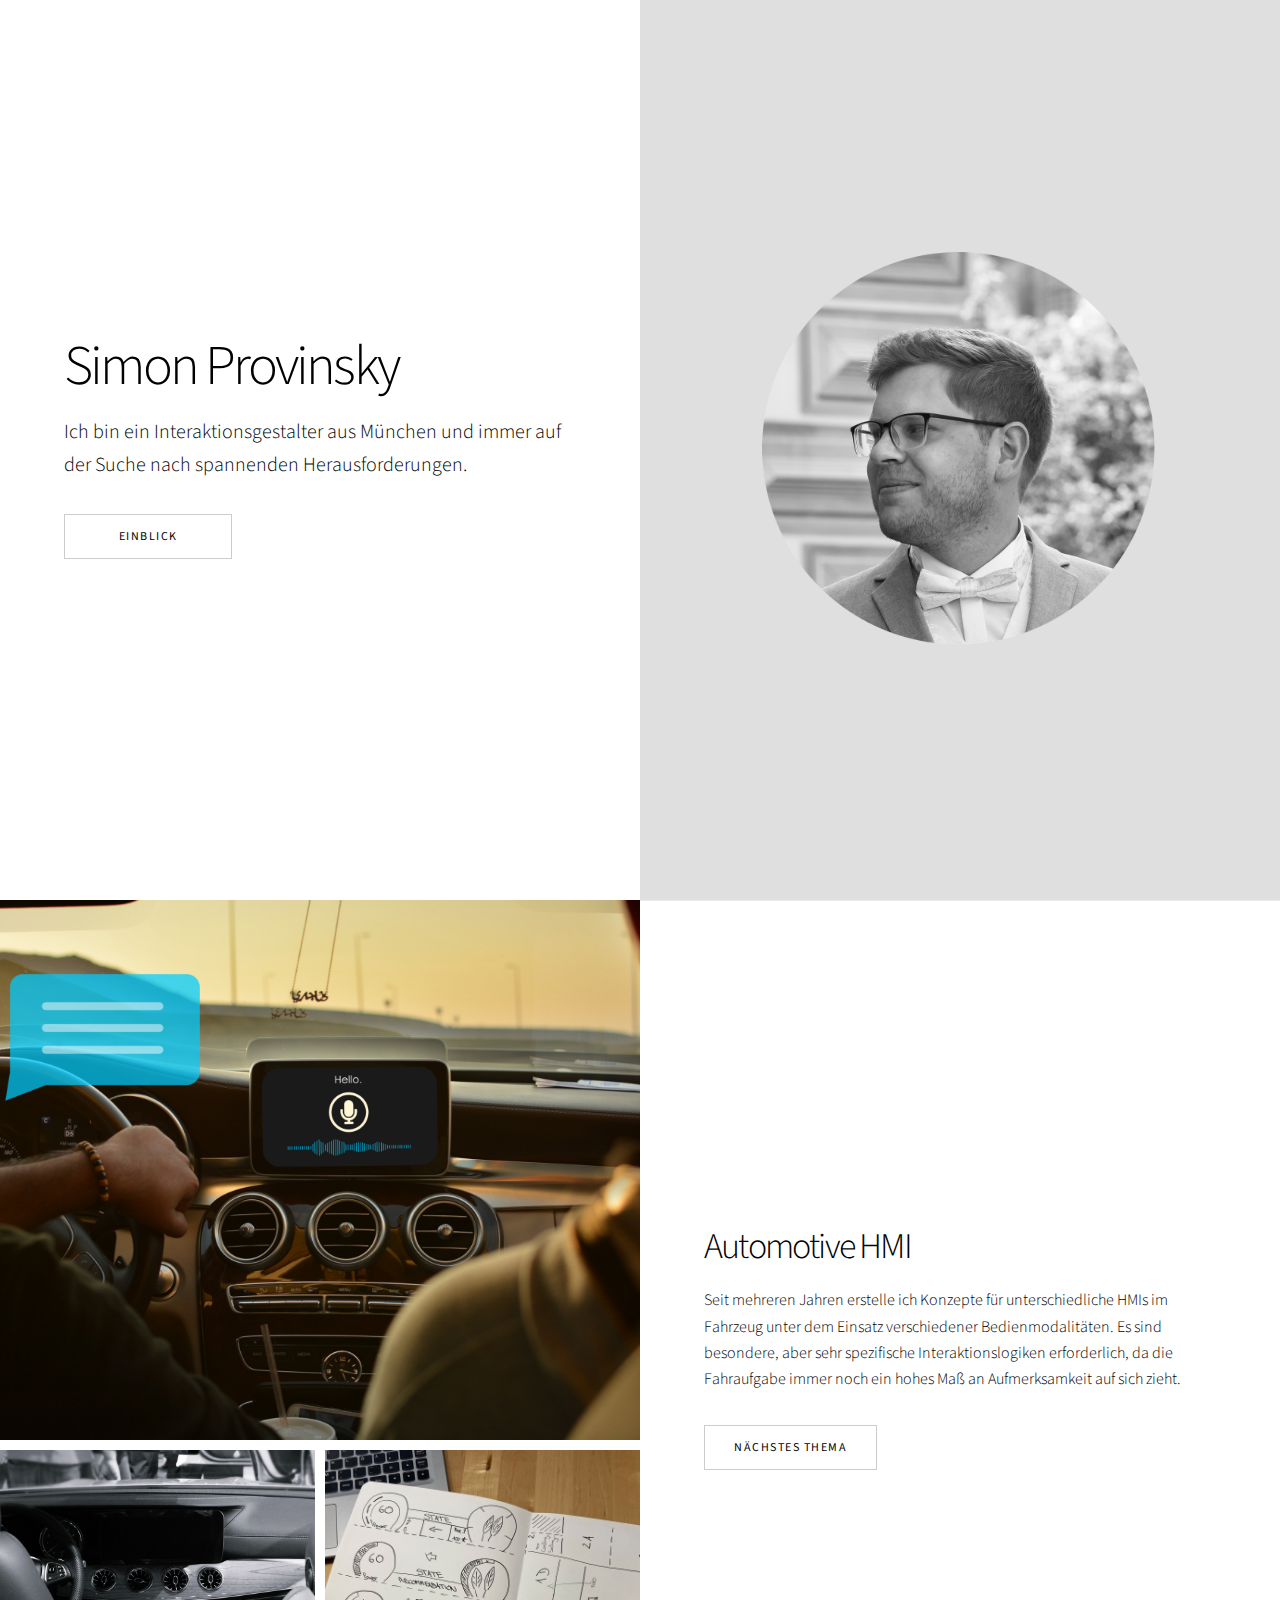
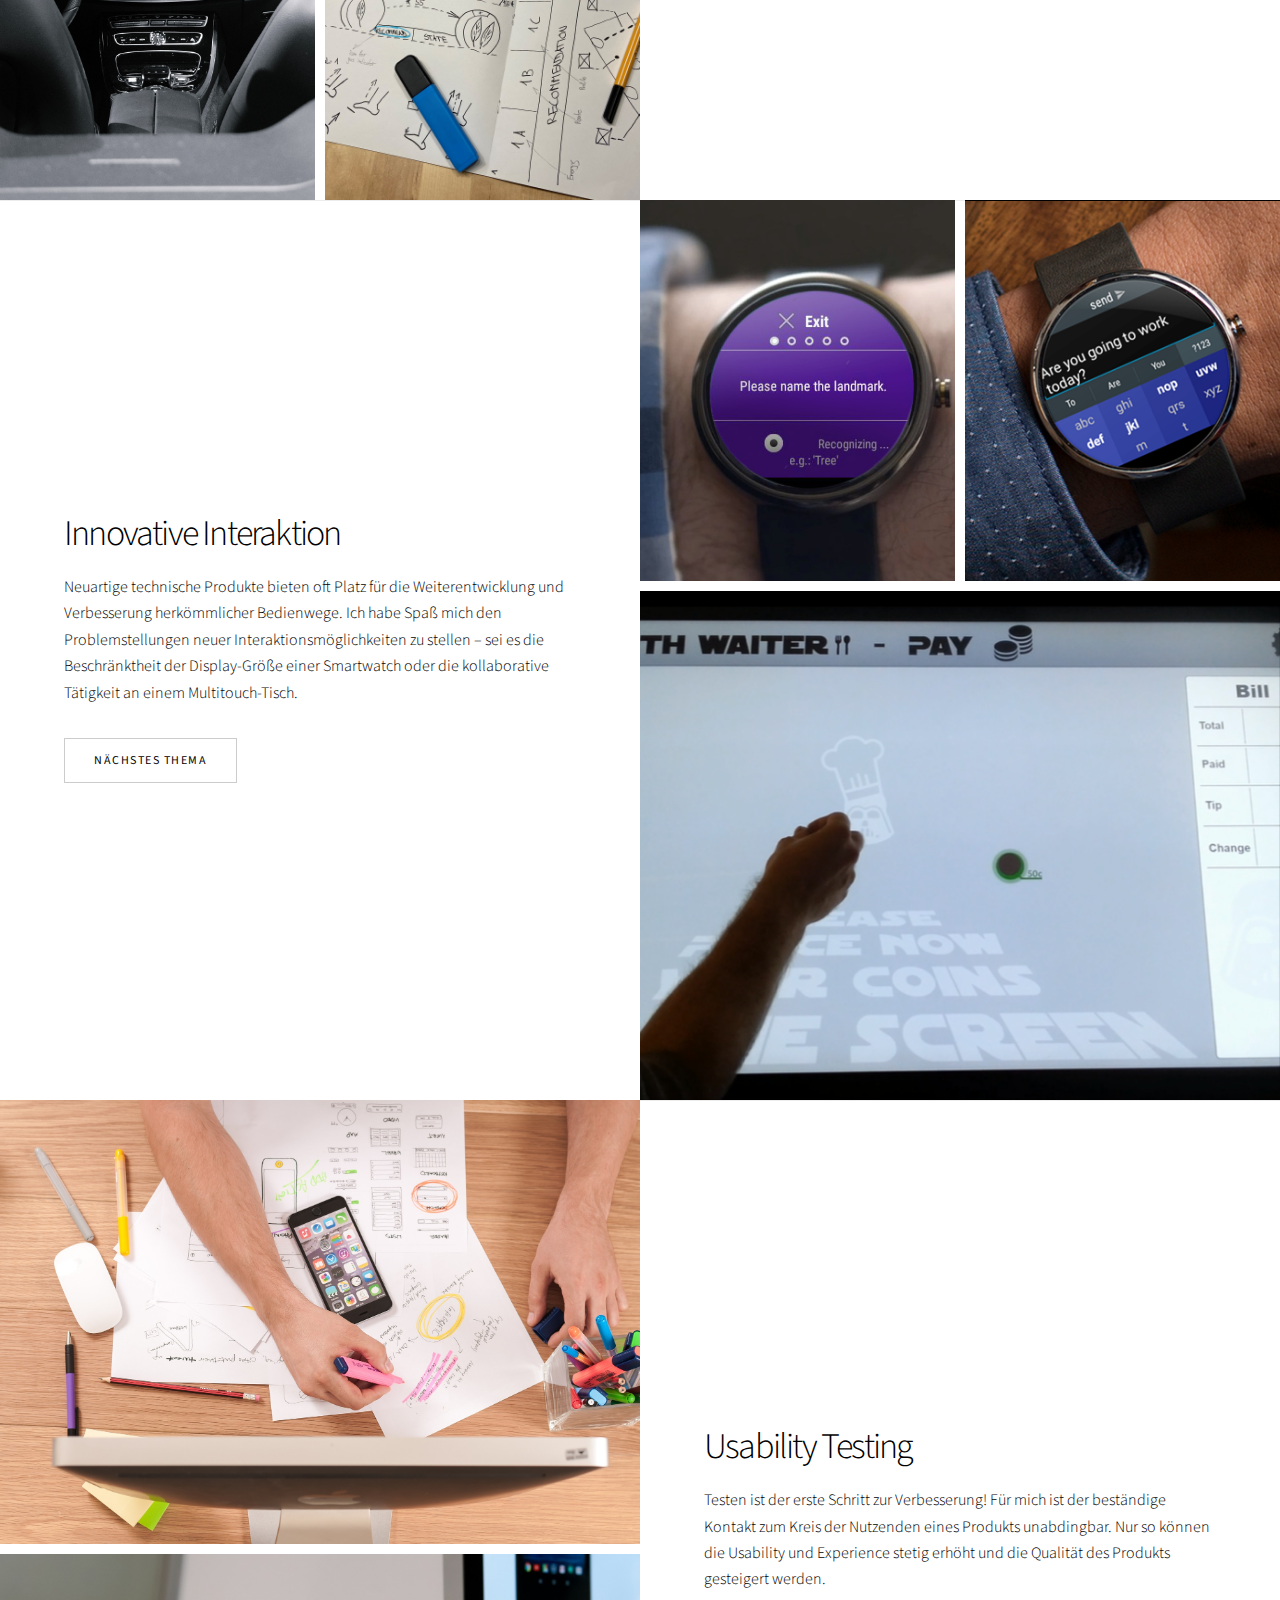
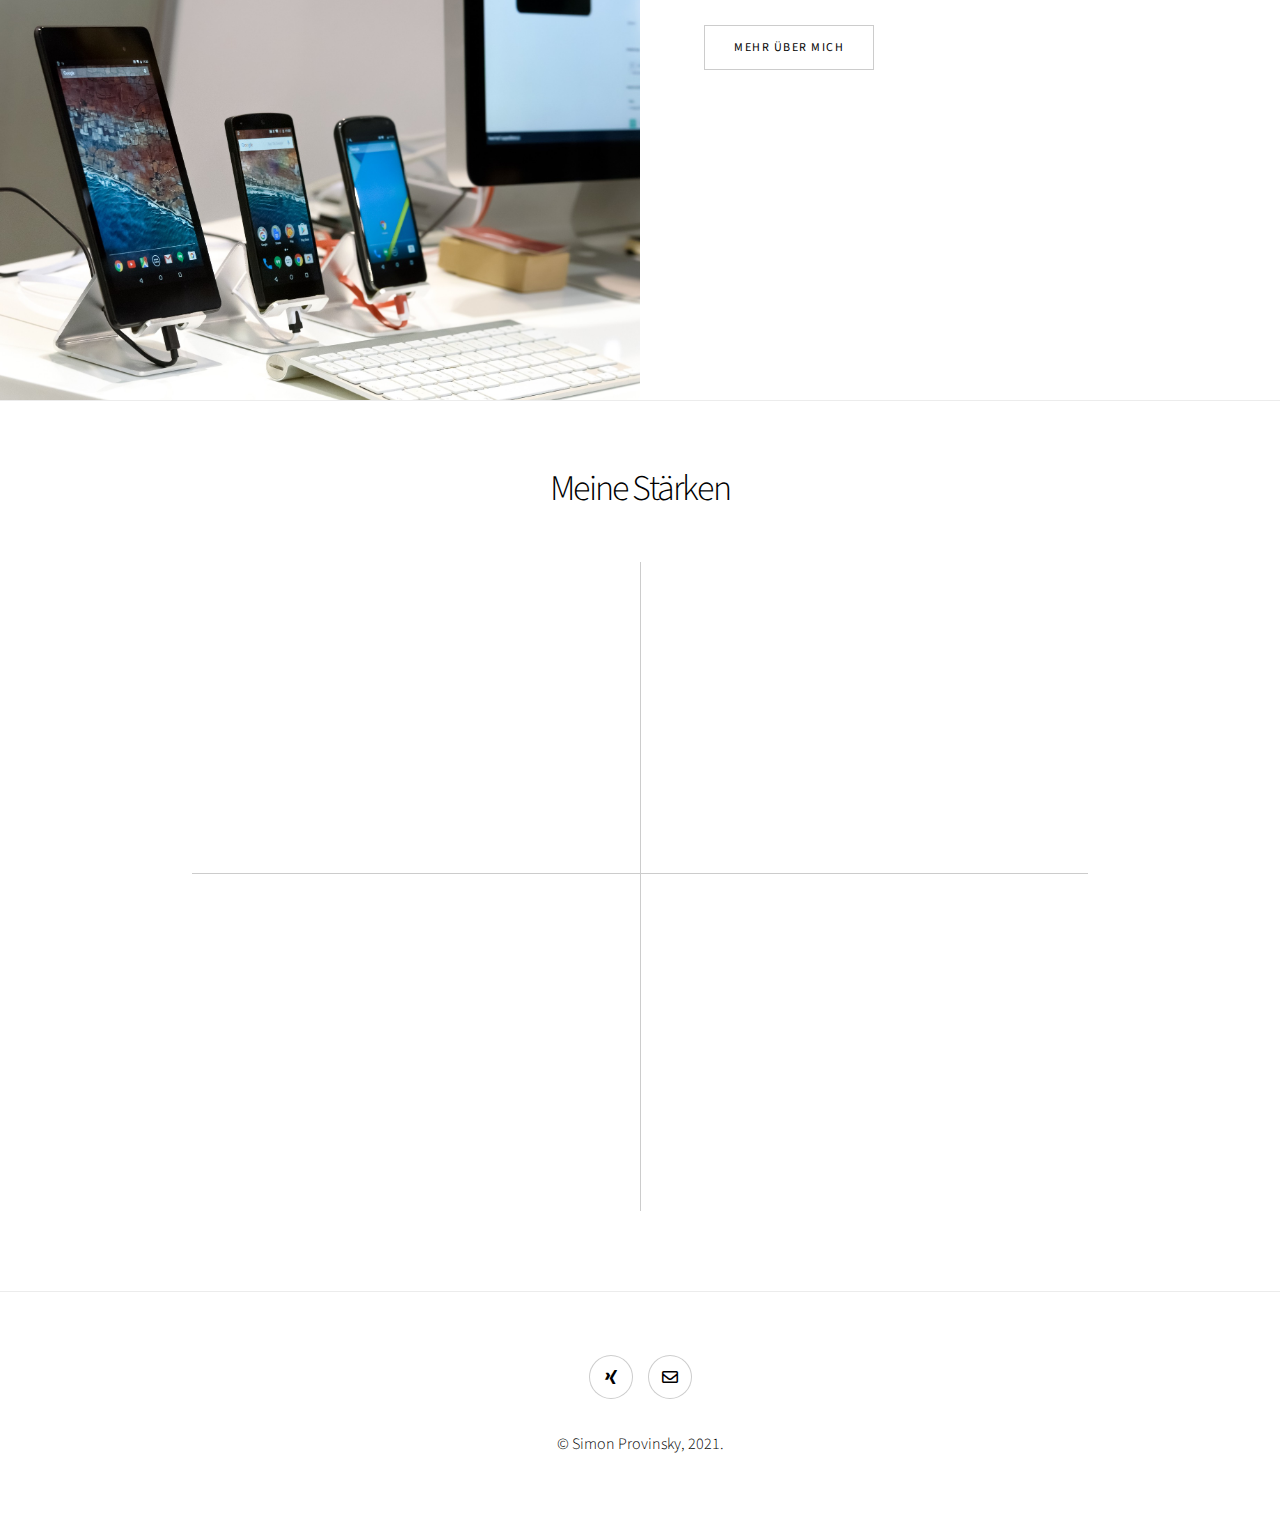
<file: index.html>
<!DOCTYPE HTML>
<!--
	Story by HTML5 UP
	html5up.net | @ajlkn
	Free for personal and commercial use under the CCA 3.0 license (html5up.net/license)
-->
<html>

<head>
	<title>Simon Provinsky</title>
	<meta charset="utf-8" />
	<meta name="viewport" content="width=device-width, initial-scale=1, user-scalable=no" />
	<link rel="stylesheet" href="assets/css/main.css" />
	<noscript>
		<link rel="stylesheet" href="assets/css/noscript.css" />
	</noscript>
</head>

<body class="is-preload">
	<a id="top" class="button back-to-top"><span class="icon solid major fa-arrow-up"></span></a>
	<!-- Wrapper -->
	<div id="wrapper" class="divided">

		<!-- One -->
		<section
			class="banner style1 orient-left content-align-left image-position-right fullscreen onload-image-fade-in onload-content-fade-right">
			<div class="content">
				<h1>Simon Provinsky</h1>
				<p class="major">Ich bin ein Interaktionsgestalter aus München und immer auf der Suche nach
					spannenden Herausforderungen.</p>
				<!-- <p class="major">Sehen. Fühlen. Erinnern.</p> -->
				<ul class="actions stacked">
					<li><a href="#first" class="button big wide smooth-scroll-middle">Einblick</a></li>
				</ul>
			</div>
			<div class="image">
				<!--<img src="images/work-place.jpg" alt="" />-->
				<div class="parallax"></div>
			</div>
		</section>

		<!-- Two -->
		<section
			class="banner style1 orient-right content-align-left image-position-left fullscreen onscroll-image-fade-in onload-content-fade-left"
			id="first">
			<div class="content">
				<h2>Automotive HMI</h2>
				<p>Seit mehreren Jahren erstelle ich Konzepte für unterschiedliche HMIs im Fahrzeug unter dem Einsatz
					verschiedener Bedienmodalitäten. Es sind besondere, aber sehr spezifische Interaktionslogiken
					erforderlich, da die Fahraufgabe immer noch ein hohes Maß an Aufmerksamkeit
					auf sich zieht.</p>
				<ul class="actions stacked">
					<li><a href="#second" class="button smooth-scroll-middle">Nächstes Thema</a></li>
				</ul>
			</div>
			<!-- <div class="image">
				<img src="images/spotlight02.jpg" alt="" />
			</div> -->
			<div class="grid-container container-1">
				<div class="grid-item item-1" onclick="location.href='src/details-sprachdialogdesign.html';">
					<img class="background" src="images/car_interior_speech.png" />
					<div class="hide">Sprachdialogdesign</div>
				</div>
				<div class="grid-item item-2" onclick="location.href='src/details-graphicaluserinterfaces.html';">
					<img class="background" src="images/car_interior_gui.jpg" />
					<div class="hide">Graphical User Interfaces</div>
				</div>
				<div class="grid-item item-3"
					onclick="location.href='src/details-gamificationzurenergieeffizientenfahrweise.html';">
					<img class="background" src="images/48v_car_interface.jpg" />
					<div class="hide">Gamification zur energieeffizienten Fahrweise</div>
				</div>
			</div>
		</section>

		<!-- Three -->
		<section
			class="banner style1 orient-left content-align-left image-position-right fullscreen onscroll-image-fade-in onload-content-fade-right"
			id="second">
			<div class="content">
				<h2>Innovative Interaktion</h2>
				<p>Neuartige technische Produkte bieten oft Platz für die Weiterentwicklung und Verbesserung
					herkömmlicher
					Bedienwege. Ich habe Spaß mich den Problemstellungen neuer Interaktionsmöglichkeiten zu
					stellen – sei es die Beschränktheit der Display-Größe einer Smartwatch oder die kollaborative
					Tätigkeit an einem Multitouch-Tisch.</p>
				<ul class="actions stacked">
					<li><a href="#third" class="button smooth-scroll-middle">Nächstes Thema</a></li>
				</ul>
			</div>
			<div class="grid-container container-2">
				<div class="grid-item item-1"
					onclick="location.href='src/details-sprachbedienungfuersmartwatches.html';">
					<img class="background" src="images/smartwatch_landmarken_0.png" />
					<div class="hide">Sprachbedienung für Smartwatches</div>
				</div>
				<div class="grid-item item-2" onclick="location.href='src/details-texteingabefuersmartwatches.html';">
					<img class="background" src="images/smartwatch_text_0.png" />
					<div class="hide">Texteingabe für Smartwatches</div>
				</div>
				<div class="grid-item item-3" onclick="location.href='src/details-barzahlungpermultitouch-tisch.html';">
					<img class="background" src="images/darth_waiter_0.png" />
					<div class="hide">Barzahlung per Multitouch-Tisch</div>
				</div>
			</div>
		</section>

		<!-- Four -->
		<section
			class="banner style1 orient-right content-align-left image-position-left fullscreen onscroll-image-fade-in onload-content-fade-left"
			id="third">
			<div class="content">
				<h2>Usability Testing</h2>
				<p>Testen ist der erste Schritt zur Verbesserung! Für mich ist der beständige Kontakt zum Kreis der
					Nutzenden eines Produkts unabdingbar. Nur so können die Usability und Experience stetig erhöht und
					die Qualität des Produkts gesteigert werden.</p>
				<ul class="actions stacked">
					<li><a href="#about" class="button smooth-scroll">Mehr über mich</a></li>
				</ul>
			</div>
			<div class="grid-container container-3">
				<div class="grid-item item-1"
					onclick="location.href='src/details-low-fidelity-prototypingmitdermicrosoftkinect.html';">
					<img class="background" src="images/user_test_0.jpg" />
					<div class="hide">Low-Fidelity-Prototyping mit der Microsoft Kinect</div>
				</div>
				<div class="grid-item item-2"
					onclick="location.href='src/details-ab-testzursteigerungderusability.html';">
					<img class="background" src="images/user_test_1.jpg" />
					<div class="hide">A/B-Test zur Steigerung der Usability</div>
				</div>
			</div>
		</section>



		<!-- Six -->
		<section class="wrapper style1 align-center" id="about">
			<div class="inner">
				<h2>Meine Stärken</h2>
				<div class="items style1 big onscroll-fade-in">
					<section>
						<span class="icon solid style2 major fa-sync-alt"></span>
						<h3>Agil</h3>
						<p>Die Welt von Dailys, Sprints und Backlogs ist mir sehr vertraut und auch
							bei User Stories macht mir so schnell keiner etwas vor.</p>
					</section>
					<section>
						<span class="icon solid style2 major fa-laptop-code"></span>
						<h3>Techinikaffin</h3>
						<p>Egal ob es um ein Fifa-Online-Turnier oder eine Code-Challenge geht – mit Technik bin ich
							immer
							zu begeistern!</p>
					</section>
					<section>
						<span class="icon solid style2 major fa-user-tie"></span>
						<h3>Professionell</h3>
						<p>Zuverlässig und auf die Details bedacht: Im Job und auch bei der Urlaubsvorbereitung – ohne
							einen ausgetüftelten und wohlüberlegten Masterplan geht bei mir nichts!</p>
					</section>
					<section>
						<span class="icon solid style2 major fa-users"></span>
						<h3>Teamplayer</h3>
						<p>Auf dem Bolzplatz oder im Projektteam – auf mich ist immer Verlass. Wie der Abwehrchef habe
							ich die gesamte Mannschaft im Blick und bin mir nicht zu schade ab und zu dazwischen zu
							grätschen.</p>
					</section>
					<!-- <section>
									<span class="icon solid style2 major fa-cog"></span>
									<h3>Magna</h3>
									<p>Lorem ipsum dolor sit amet, consectetur adipiscing elit. Morbi dui turpis, cursus eget orci amet aliquam congue semper. Etiam eget ultrices risus nec tempor elit.</p>
								</section>
								<section>
									<span class="icon style2 major fa-paper-plane"></span>
									<h3>Tempus</h3>
									<p>Lorem ipsum dolor sit amet, consectetur adipiscing elit. Morbi dui turpis, cursus eget orci amet aliquam congue semper. Etiam eget ultrices risus nec tempor elit.</p>
								</section>
								<section>
									<span class="icon solid style2 major fa-desktop"></span>
									<h3>Aliquam</h3>
									<p>Lorem ipsum dolor sit amet, consectetur adipiscing elit. Morbi dui turpis, cursus eget orci amet aliquam congue semper. Etiam eget ultrices risus nec tempor elit.</p>
								</section>
								<section>
									<span class="icon solid style2 major fa-sync-alt"></span>
									<h3>Elit</h3>
									<p>Lorem ipsum dolor sit amet, consectetur adipiscing elit. Morbi dui turpis, cursus eget orci amet aliquam congue semper. Etiam eget ultrices risus nec tempor elit.</p>
								</section>
								<section>
									<span class="icon solid style2 major fa-hashtag"></span>
									<h3>Morbi</h3>
									<p>Lorem ipsum dolor sit amet, consectetur adipiscing elit. Morbi dui turpis, cursus eget orci amet aliquam congue semper. Etiam eget ultrices risus nec tempor elit.</p>
								</section>
								<section>
									<span class="icon solid style2 major fa-bolt"></span>
									<h3>Turpis</h3>
									<p>Lorem ipsum dolor sit amet, consectetur adipiscing elit. Morbi dui turpis, cursus eget orci amet aliquam congue semper. Etiam eget ultrices risus nec tempor elit.</p>
								</section>
								<section>
									<span class="icon solid style2 major fa-envelope"></span>
									<h3>Ultrices</h3>
									<p>Lorem ipsum dolor sit amet, consectetur adipiscing elit. Morbi dui turpis, cursus eget orci amet aliquam congue semper. Etiam eget ultrices risus nec tempor elit.</p>
								</section>
								<section>
									<span class="icon solid style2 major fa-leaf"></span>
									<h3>Risus</h3>
									<p>Lorem ipsum dolor sit amet, consectetur adipiscing elit. Morbi dui turpis, cursus eget orci amet aliquam congue semper. Etiam eget ultrices risus nec tempor elit.</p>
								</section> -->
				</div>
			</div>
		</section>

		<!-- Seven -->
		<!-- 					<section class="wrapper style1 align-center">
						<div class="inner medium">
							<h2>Get in touch</h2>
							<form method="post" action="#">
								<div class="fields">
									<div class="field half">
										<label for="name">Name</label>
										<input type="text" name="name" id="name" value="" />
									</div>
									<div class="field half">
										<label for="email">Email</label>
										<input type="email" name="email" id="email" value="" />
									</div>
									<div class="field">
										<label for="message">Message</label>
										<textarea name="message" id="message" rows="6"></textarea>
									</div>
								</div>
								<ul class="actions special">
									<li><input type="submit" name="submit" id="submit" value="Send Message" /></li>
								</ul>
							</form>

						</div>
					</section> -->

		<!-- Footer -->
		<footer class="wrapper style1 align-center">
			<div class="inner">
				<ul class="icons">
					<li><a href="https://www.xing.com/profile/Simon_Provinsky/cv" target="_blank"
							class="icon brands style2 fa-xing"><span class="label">Xing</span></a></li>
					<li><a href="mailto:S.Provinsky@gmail.com" class="icon style2 fa-envelope"><span
								class="label">Email</span></a></li>
				</ul>
				<p>&copy; Simon Provinsky, 2021</a>.</p>
			</div>
		</footer>

	</div>

	<!-- Scripts -->
	<script src="assets/js/jquery.min.js"></script>
	<script src="assets/js/jquery.scrollex.min.js"></script>
	<script src="assets/js/jquery.scrolly.min.js"></script>
	<script src="assets/js/browser.min.js"></script>
	<script src="assets/js/breakpoints.min.js"></script>
	<script src="assets/js/util.js"></script>
	<script src="assets/js/main.js"></script>

</body>

</html>
</file>
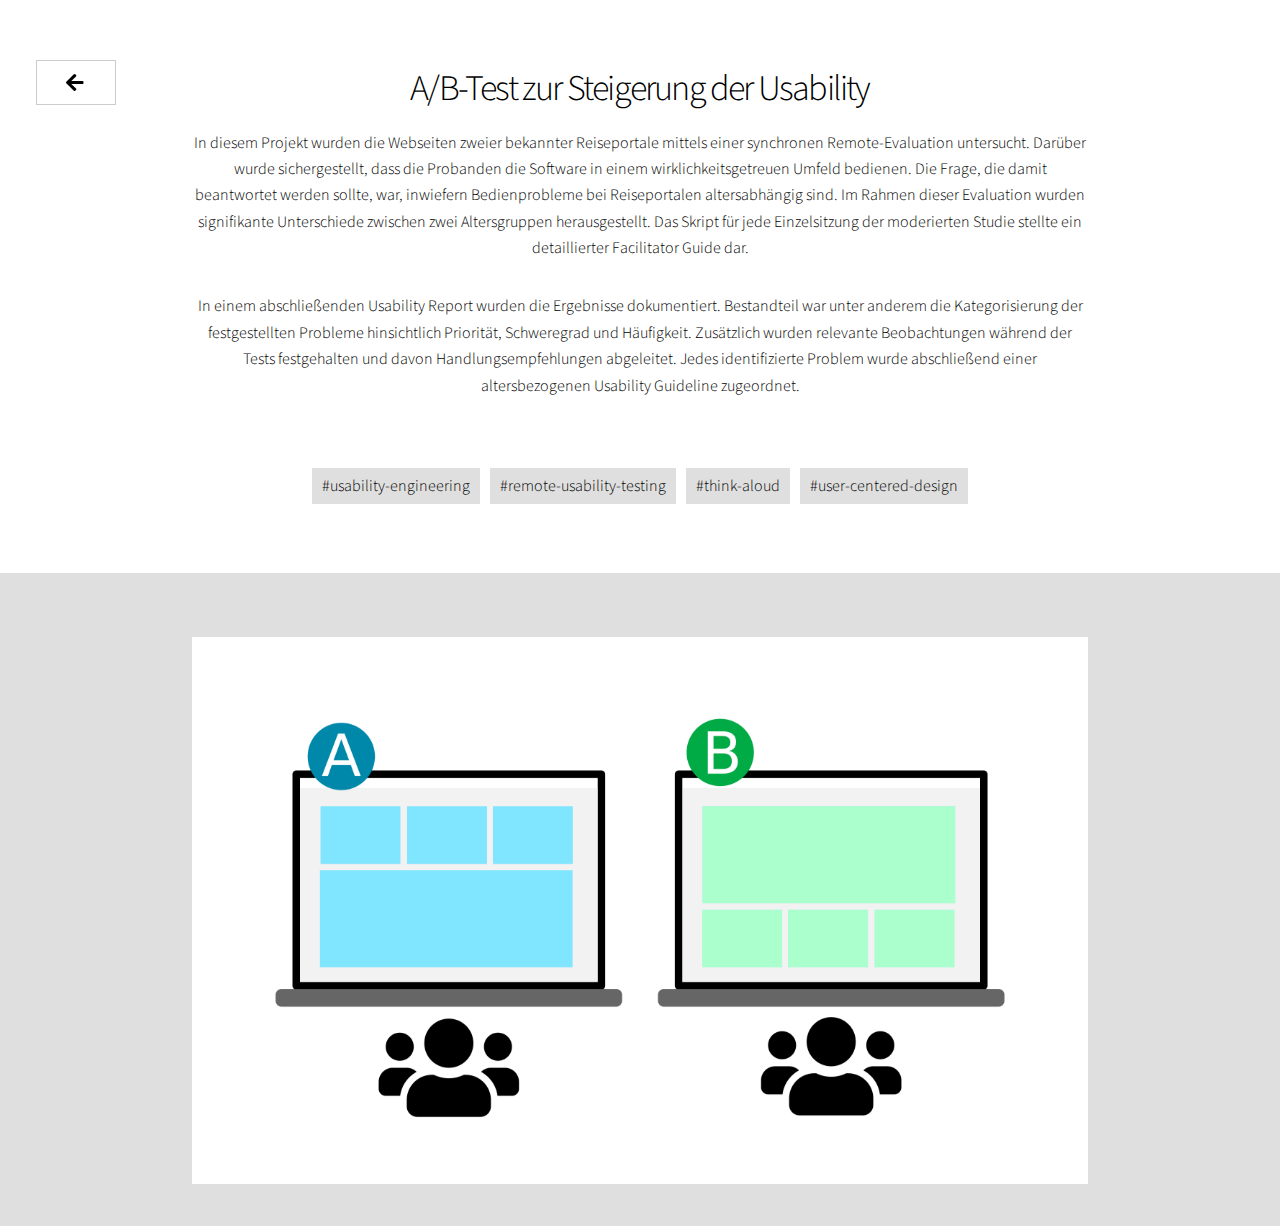
<file: src/details-ab-testzursteigerungderusability.html>
<!DOCTYPE HTML>
<!--
	Story by HTML5 UP
	html5up.net | @ajlkn
	Free for personal and commercial use under the CCA 3.0 license (html5up.net/license)
-->
<html>

<head>
    <title>Simon Provinsky</title>
    <meta charset="utf-8" />
    <meta name="viewport" content="width=device-width, initial-scale=1, user-scalable=no" />
    <link rel="stylesheet" href="../assets/css/main.css" />
    <noscript>
        <link rel="stylesheet" href="../assets/css/noscript.css" />
    </noscript>
</head>

<body class="is-preload">
    <a href="../index.html#third" class="button back"><span class="icon solid major fa-arrow-left"></span></a>

    <section class="wrapper style1 align-center">
        <div class="inner">
            <header>
                <h2>A/B-Test zur Steigerung der Usability</h2>
            </header>
            <p>In diesem Projekt wurden die Webseiten zweier bekannter Reiseportale mittels einer synchronen
                Remote-Evaluation untersucht. Darüber wurde sichergestellt, dass die Probanden die Software in einem
                wirklichkeitsgetreuen Umfeld bedienen. Die Frage, die damit beantwortet werden sollte, war, inwiefern
                Bedienprobleme bei Reiseportalen altersabhängig sind. Im Rahmen dieser Evaluation wurden signifikante
                Unterschiede zwischen zwei Altersgruppen herausgestellt. Das Skript für jede Einzelsitzung der
                moderierten Studie stellte ein detaillierter Facilitator Guide dar.</p>
            <p>
                In einem abschließenden Usability Report wurden die Ergebnisse dokumentiert. Bestandteil war unter
                anderem die Kategorisierung der festgestellten Probleme hinsichtlich Priorität, Schweregrad und
                Häufigkeit. Zusätzlich wurden relevante Beobachtungen während der Tests festgehalten und davon
                Handlungsempfehlungen abgeleitet. Jedes identifizierte Problem wurde abschließend einer altersbezogenen
                Usability Guideline zugeordnet.
            </p>
        </div>
    </section>

    <section class="wrapper style1 align-center">
        <div class="inner" id="tags">
            <div>#usability-engineering</div>
            <div>#remote-usability-testing</div>
            <div>#think-aloud</div>
            <div>#user-centered-design</div>
        </div>
    </section>

    <section class="wrapper style1 align-center tinted">
        <div class="inner">
            <div class="details-grid-container details-container-1">
                <div class="details-grid-item item-1">
                    <img class="background" src="../images/ab_test.png" />
                </div>
            </div>
        </div>
    </section>

    <!-- Scripts -->
    <script src="../assets/js/jquery.min.js"></script>
    <script src="../assets/js/jquery.scrollex.min.js"></script>
    <script src="../assets/js/jquery.scrolly.min.js"></script>
    <script src="../assets/js/browser.min.js"></script>
    <script src="../assets/js/breakpoints.min.js"></script>
    <script src="../assets/js/util.js"></script>
    <script src="../assets/js/main.js"></script>

</body>

</html>
</file>
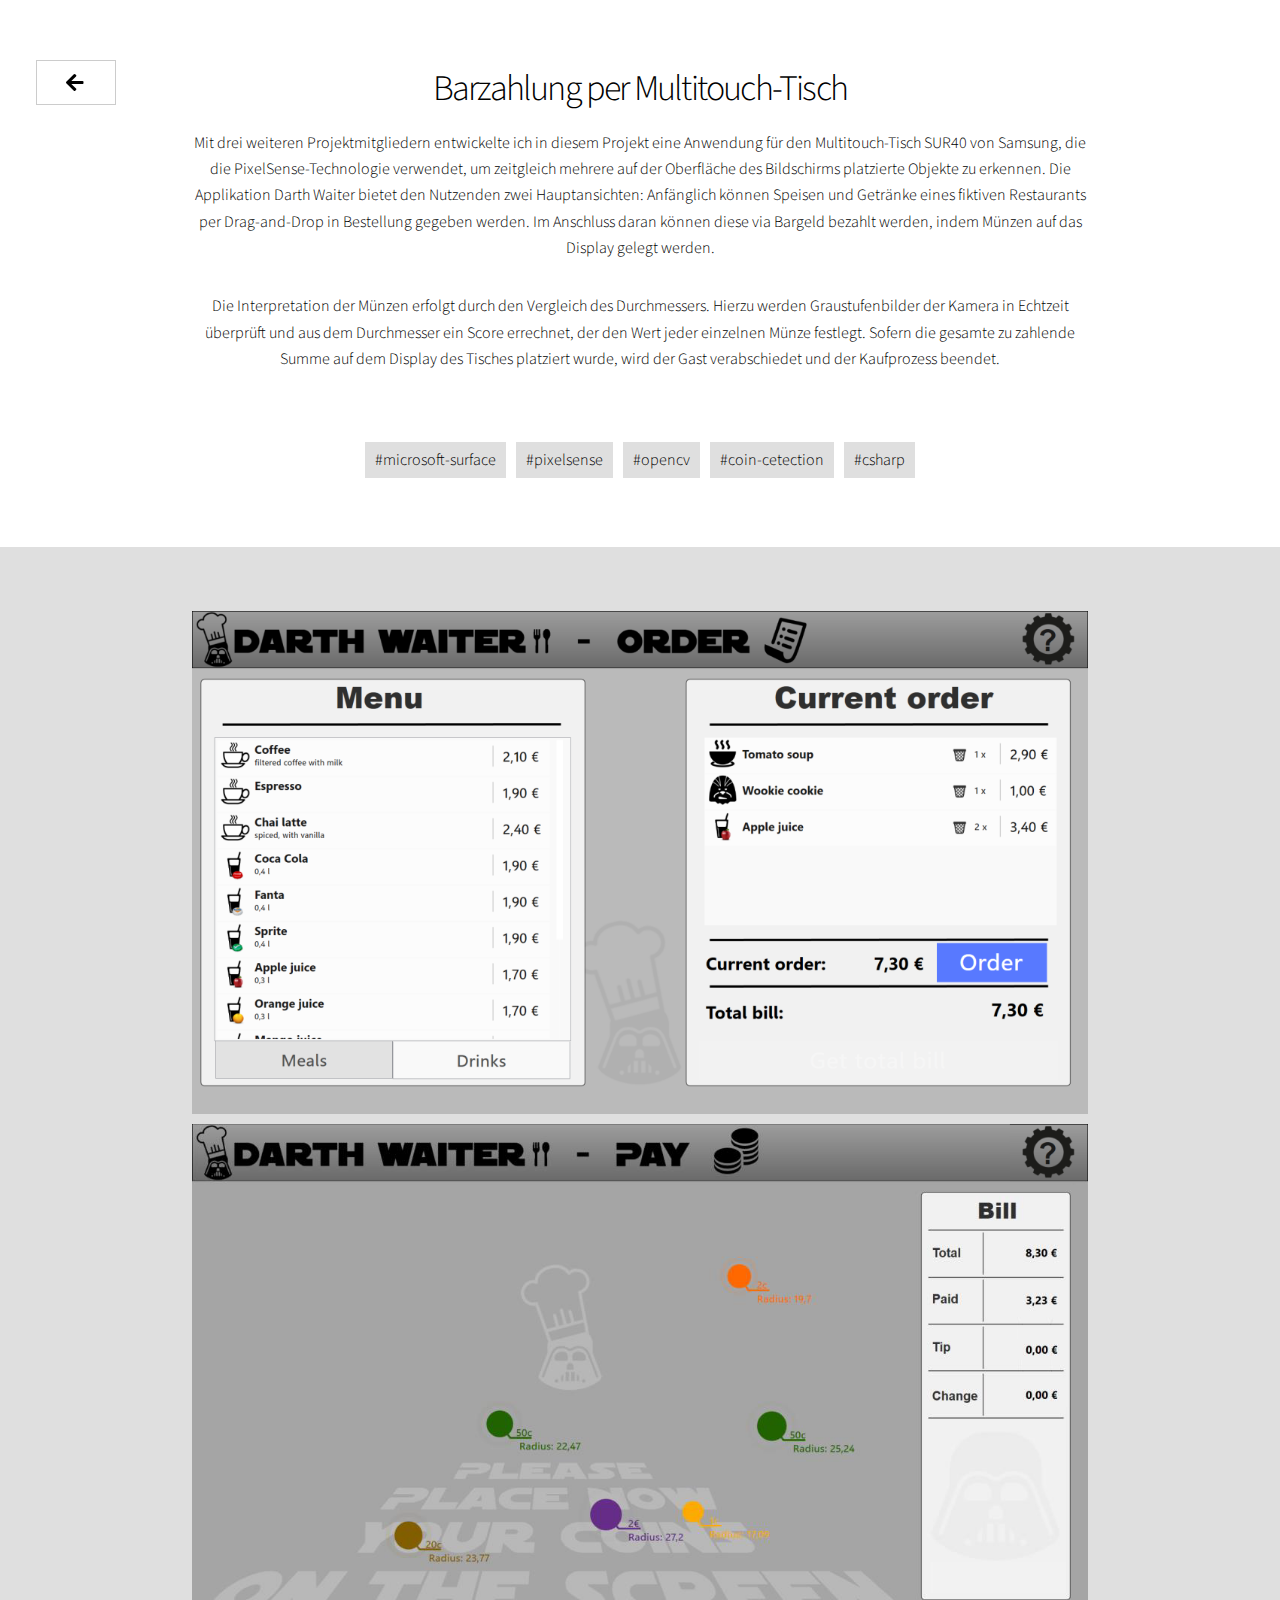
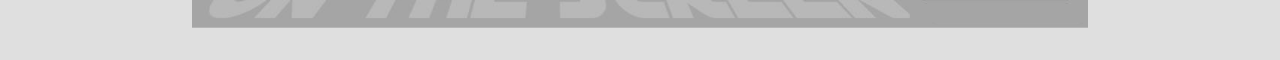
<file: src/details-barzahlungpermultitouch-tisch.html>
<!DOCTYPE HTML>
<!--
	Story by HTML5 UP
	html5up.net | @ajlkn
	Free for personal and commercial use under the CCA 3.0 license (html5up.net/license)
-->
<html>

<head>
    <title>Simon Provinsky</title>
    <meta charset="utf-8" />
    <meta name="viewport" content="width=device-width, initial-scale=1, user-scalable=no" />
    <link rel="stylesheet" href="../assets/css/main.css" />
    <noscript>
        <link rel="stylesheet" href="../assets/css/noscript.css" />
    </noscript>
</head>

<body class="is-preload">
    <a href="../index.html#second" class="button back"><span class="icon solid major fa-arrow-left"></span></a>

    <section class="wrapper style1 align-center">
        <div class="inner">
            <header>
                <h2>Barzahlung per Multitouch-Tisch</h2>
            </header>
            <p>Mit drei weiteren Projektmitgliedern entwickelte ich in diesem Projekt eine Anwendung für den
                Multitouch-Tisch SUR40 von Samsung, die die PixelSense-Technologie verwendet, um zeitgleich mehrere auf
                der Oberfläche des Bildschirms platzierte Objekte zu erkennen. Die Applikation Darth Waiter bietet den
                Nutzenden zwei Hauptansichten: Anfänglich können Speisen und Getränke eines fiktiven Restaurants per
                Drag-and-Drop in Bestellung gegeben werden. Im Anschluss daran können diese via Bargeld bezahlt werden,
                indem Münzen auf das Display gelegt werden. </p>
            <p>
                Die Interpretation der Münzen erfolgt durch den Vergleich des Durchmessers. Hierzu werden
                Graustufenbilder der Kamera in Echtzeit überprüft und aus dem Durchmesser ein Score errechnet, der den
                Wert jeder einzelnen Münze festlegt. Sofern die gesamte zu zahlende Summe auf dem Display des Tisches
                platziert wurde, wird der Gast verabschiedet und der Kaufprozess beendet. </p>
        </div>
    </section>

    <section class="wrapper style1 align-center">
        <div class="inner" id="tags">
            <div>#microsoft-surface</div>
            <div>#pixelsense</div>
            <div>#opencv</div>
            <div>#coin-cetection</div>
            <div>#csharp</div>
        </div>
    </section>

    <section class="wrapper style1 align-center tinted">
        <div class="inner">
            <div class="details-grid-container details-container-4">
                <div class="details-grid-item item-1">
                    <img class="background" src="../images/darth_waiter_1.png" />
                </div>
                <div class="details-grid-item item-2">
                    <img class="background" src="../images/darth_waiter_2.png" />
                </div>
            </div>
        </div>
    </section>

    <!-- Scripts -->
    <script src="../assets/js/jquery.min.js"></script>
    <script src="../assets/js/jquery.scrollex.min.js"></script>
    <script src="../assets/js/jquery.scrolly.min.js"></script>
    <script src="../assets/js/browser.min.js"></script>
    <script src="../assets/js/breakpoints.min.js"></script>
    <script src="../assets/js/util.js"></script>
    <script src="../assets/js/main.js"></script>

</body>

</html>
</file>
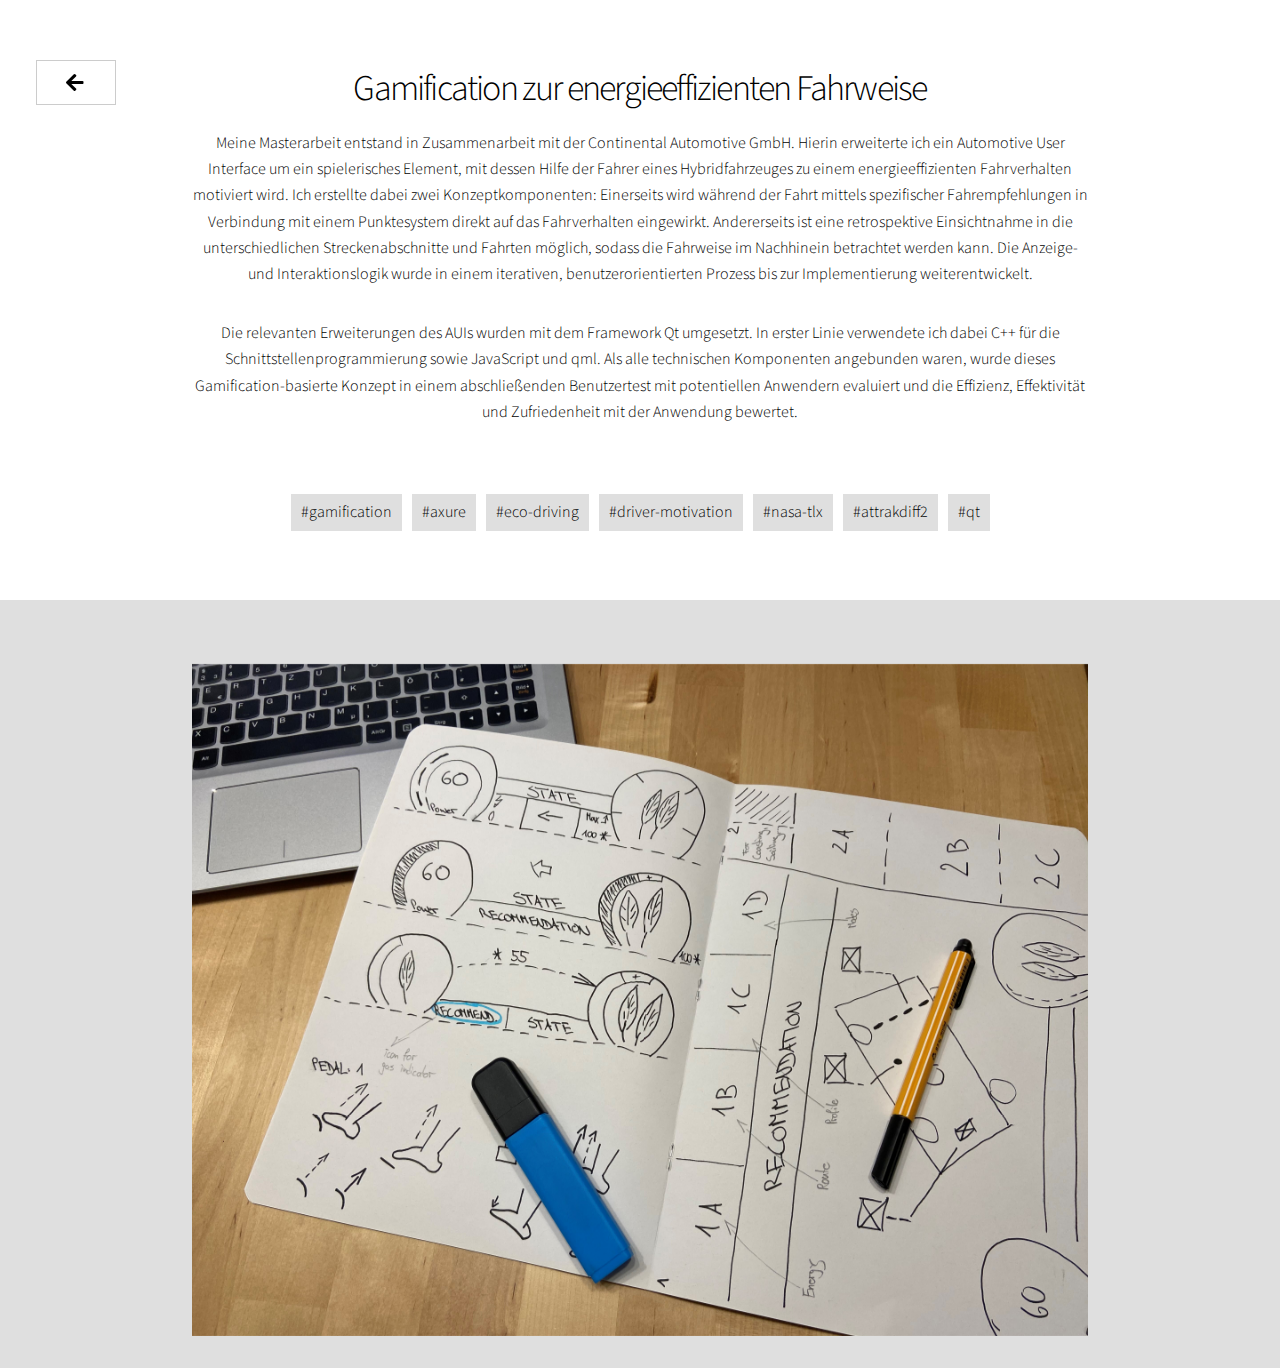
<file: src/details-gamificationzurenergieeffizientenfahrweise.html>
<!DOCTYPE HTML>
<!--
	Story by HTML5 UP
	html5up.net | @ajlkn
	Free for personal and commercial use under the CCA 3.0 license (html5up.net/license)
-->
<html>

<head>
    <title>Simon Provinsky</title>
    <meta charset="utf-8" />
    <meta name="viewport" content="width=device-width, initial-scale=1, user-scalable=no" />
    <link rel="stylesheet" href="../assets/css/main.css" />
    <noscript>
        <link rel="stylesheet" href="../assets/css/noscript.css" />
    </noscript>
</head>

<body class="is-preload">
    <a href="../index.html#first" class="button back"><span class="icon solid major fa-arrow-left"></span></a>

    <section class="wrapper style1 align-center">
        <div class="inner">
            <header>
                <h2>Gamification zur energieeffizienten Fahrweise</h2>
            </header>
            <p>Meine Masterarbeit entstand in Zusammenarbeit mit der Continental Automotive GmbH. Hierin
                erweiterte ich ein Automotive User Interface um ein spielerisches Element, mit dessen Hilfe der Fahrer
                eines
                Hybridfahrzeuges zu einem
                energieeffizienten Fahrverhalten motiviert wird. Ich erstellte dabei zwei
                Konzeptkomponenten: Einerseits wird während der Fahrt mittels spezifischer Fahrempfehlungen in
                Verbindung mit
                einem Punktesystem direkt auf das Fahrverhalten eingewirkt. Andererseits ist eine retrospektive
                Einsichtnahme in die unterschiedlichen Streckenabschnitte und Fahrten möglich, sodass die Fahrweise im
                Nachhinein betrachtet werden kann. Die Anzeige- und Interaktionslogik wurde in einem iterativen,
                benutzerorientierten Prozess bis zur Implementierung weiterentwickelt.</p>
            <p>
                Die relevanten Erweiterungen des AUIs wurden mit dem Framework Qt umgesetzt. In erster Linie
                verwendete
                ich dabei C++ für die Schnittstellenprogrammierung sowie JavaScript und qml. Als alle technischen
                Komponenten angebunden waren, wurde dieses Gamification-basierte Konzept in einem abschließenden
                Benutzertest mit potentiellen Anwendern evaluiert und die Effizienz, Effektivität
                und Zufriedenheit mit der Anwendung bewertet.
            </p>
        </div>
    </section>

    <section class="wrapper style1 align-center">
        <div class="inner" id="tags">
            <div>#gamification</div>
            <div>#axure</div>
            <div>#eco-driving</div>
            <div>#driver-motivation</div>
            <div>#nasa-tlx</div>
            <div>#attrakdiff2</div>
            <div>#qt</div>
        </div>
    </section>

    <section class="wrapper style1 align-center tinted">
        <div class="inner">
            <div class="details-grid-container details-container-3">
                <div class="details-grid-item item-1">
                    <img class="background" src="../images/48v_car_interface.jpg" />
                </div>
                <!--  <div class="details-grid-item item-2">
                    <img class="background border" src="../images/Flowchart_blanko_2.png" />
                </div> -->
            </div>
        </div>
    </section>

    <!-- Scripts -->
    <script src="../assets/js/jquery.min.js"></script>
    <script src="../assets/js/jquery.scrollex.min.js"></script>
    <script src="../assets/js/jquery.scrolly.min.js"></script>
    <script src="../assets/js/browser.min.js"></script>
    <script src="../assets/js/breakpoints.min.js"></script>
    <script src="../assets/js/util.js"></script>
    <script src="../assets/js/main.js"></script>

</body>

</html>
</file>
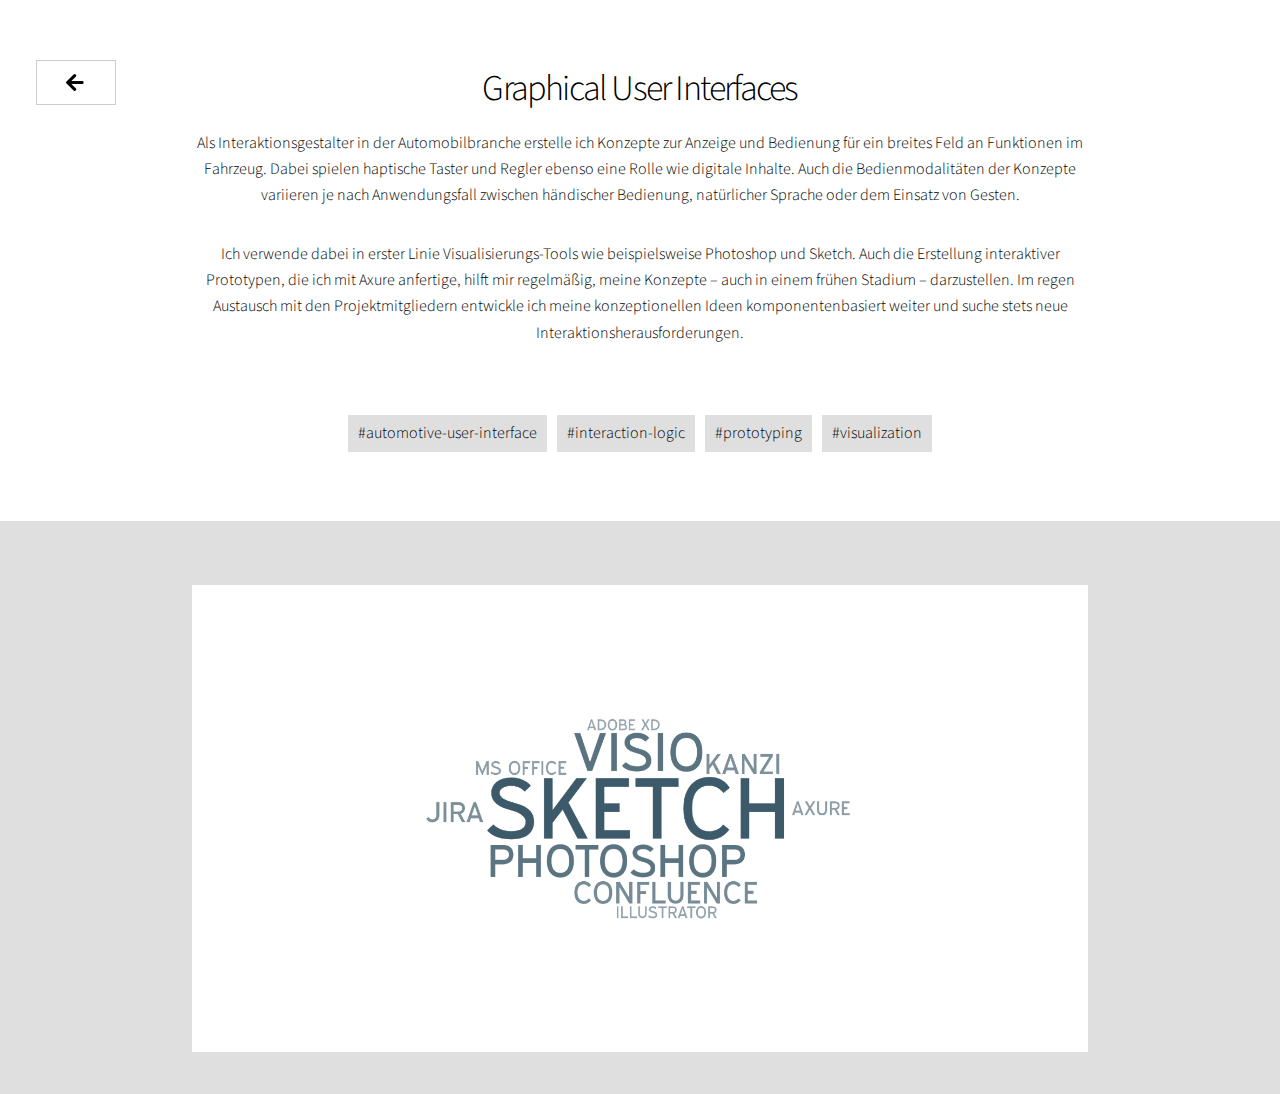
<file: src/details-graphicaluserinterfaces.html>
<!DOCTYPE HTML>
<!--
	Story by HTML5 UP
	html5up.net | @ajlkn
	Free for personal and commercial use under the CCA 3.0 license (html5up.net/license)
-->
<html>

<head>
    <title>Simon Provinsky</title>
    <meta charset="utf-8" />
    <meta name="viewport" content="width=device-width, initial-scale=1, user-scalable=no" />
    <link rel="stylesheet" href="../assets/css/main.css" />
    <noscript>
        <link rel="stylesheet" href="../assets/css/noscript.css" />
    </noscript>
</head>

<body class="is-preload">
    <a href="../index.html#first" class="button back"><span class="icon solid major fa-arrow-left"></span></a>

    <section class="wrapper style1 align-center">
        <div class="inner">
            <header>
                <h2>Graphical User Interfaces</h2>
            </header>
            <p>Als Interaktionsgestalter in der Automobilbranche erstelle ich Konzepte zur Anzeige und Bedienung für ein
                breites Feld an Funktionen im Fahrzeug. Dabei spielen haptische Taster und Regler ebenso eine Rolle wie
                digitale Inhalte. Auch die Bedienmodalitäten der Konzepte variieren je nach Anwendungsfall zwischen
                händischer Bedienung, natürlicher Sprache oder dem Einsatz von Gesten.</p>
            <p>
                Ich verwende dabei in erster Linie Visualisierungs-Tools wie beispielsweise Photoshop und Sketch. Auch
                die Erstellung interaktiver Prototypen, die ich mit Axure anfertige, hilft mir regelmäßig, meine
                Konzepte
                – auch in einem frühen Stadium – darzustellen. Im regen Austausch mit den Projektmitgliedern
                entwickle ich meine konzeptionellen Ideen komponentenbasiert weiter und suche stets neue
                Interaktionsherausforderungen.
            </p>
        </div>
    </section>

    <section class="wrapper style1 align-center">
        <div class="inner" id="tags">
            <div>#automotive-user-interface</div>
            <div>#interaction-logic</div>
            <div>#prototyping</div>
            <div>#visualization</div>
        </div>
    </section>

    <section class="wrapper style1 align-center tinted">
        <div class="inner">
            <div class="details-grid-container details-container-1">
                <div class="details-grid-item item-1">
                    <img class="background contain" src="../images/word_cloud_tools.png" />
                </div>
            </div>
        </div>
    </section>

    <!-- Scripts -->
    <script src="../assets/js/jquery.min.js"></script>
    <script src="../assets/js/jquery.scrollex.min.js"></script>
    <script src="../assets/js/jquery.scrolly.min.js"></script>
    <script src="../assets/js/browser.min.js"></script>
    <script src="../assets/js/breakpoints.min.js"></script>
    <script src="../assets/js/util.js"></script>
    <script src="../assets/js/main.js"></script>

</body>

</html>
</file>
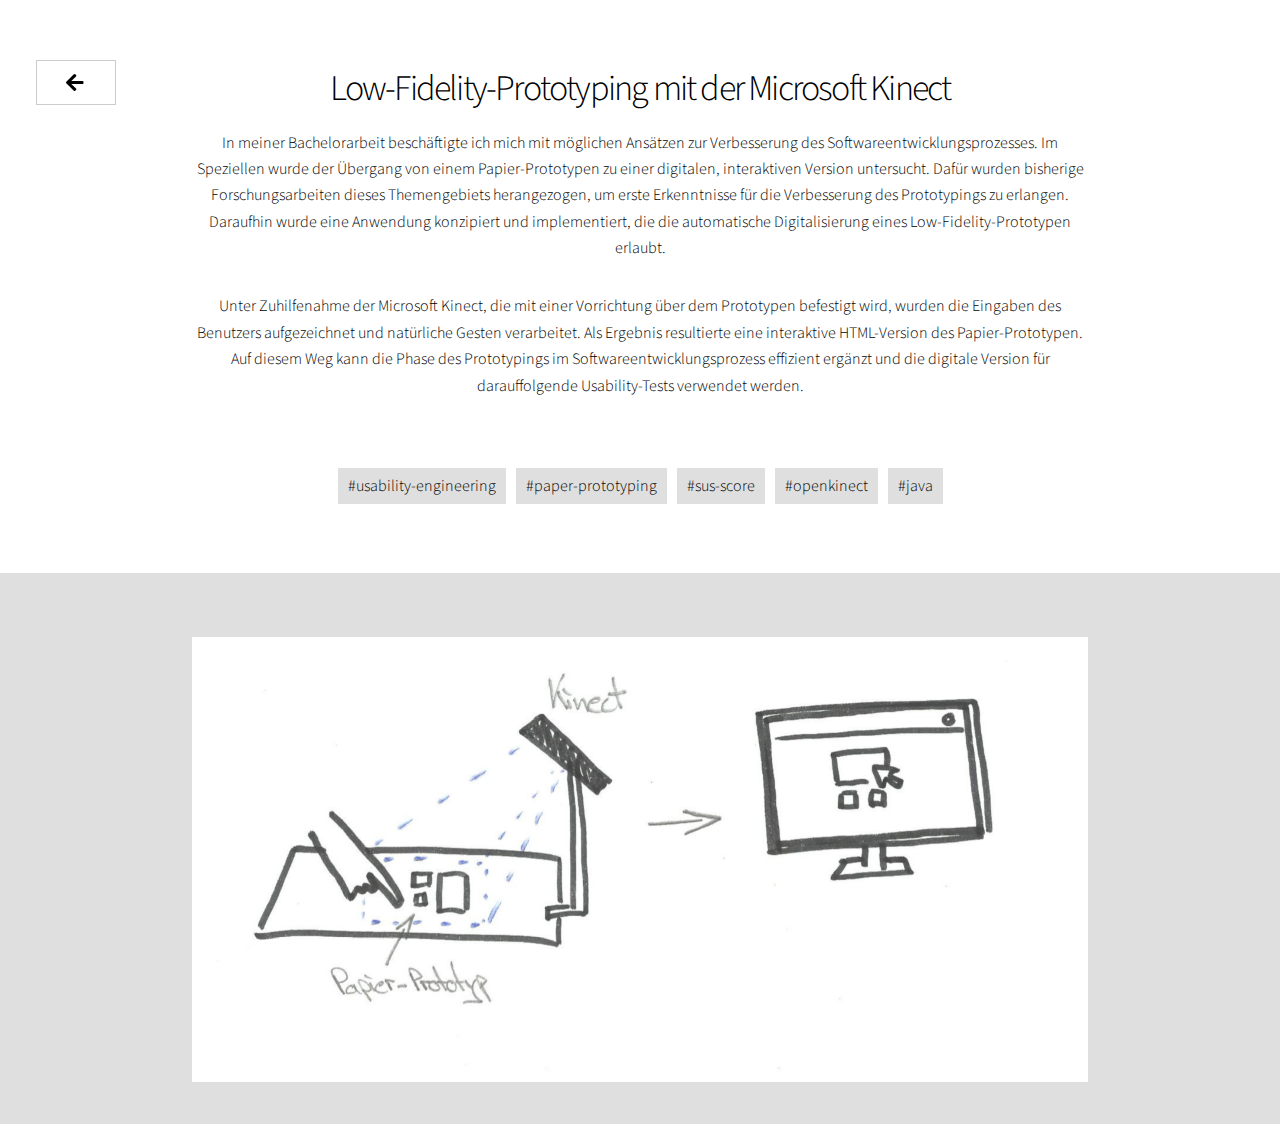
<file: src/details-low-fidelity-prototypingmitdermicrosoftkinect.html>
<!DOCTYPE HTML>
<!--
	Story by HTML5 UP
	html5up.net | @ajlkn
	Free for personal and commercial use under the CCA 3.0 license (html5up.net/license)
-->
<html>

<head>
    <title>Simon Provinsky</title>
    <meta charset="utf-8" />
    <meta name="viewport" content="width=device-width, initial-scale=1, user-scalable=no" />
    <link rel="stylesheet" href="../assets/css/main.css" />
    <noscript>
        <link rel="stylesheet" href="../assets/css/noscript.css" />
    </noscript>
</head>

<body class="is-preload">
    <a href="../index.html#third" class="button back"><span class="icon solid major fa-arrow-left"></span></a>

    <section class="wrapper style1 align-center">
        <div class="inner">
            <header>
                <h2>Low-Fidelity-Prototyping mit der Microsoft Kinect</h2>
            </header>
            <p>In meiner Bachelorarbeit beschäftigte ich mich mit möglichen Ansätzen zur Verbesserung des
                Softwareentwicklungsprozesses. Im Speziellen wurde der Übergang von einem Papier-Prototypen zu einer
                digitalen, interaktiven Version untersucht. Dafür wurden bisherige Forschungsarbeiten dieses
                Themengebiets herangezogen, um erste Erkenntnisse für die Verbesserung des Prototypings zu erlangen.
                Daraufhin wurde eine Anwendung konzipiert und implementiert, die die automatische Digitalisierung eines
                Low-Fidelity-Prototypen erlaubt.</p>
            <p>
                Unter Zuhilfenahme der Microsoft Kinect, die mit einer Vorrichtung über dem Prototypen befestigt wird,
                wurden die Eingaben des Benutzers aufgezeichnet und natürliche Gesten verarbeitet. Als Ergebnis
                resultierte eine interaktive HTML-Version des Papier-Prototypen. Auf diesem Weg kann die Phase des
                Prototypings im Softwareentwicklungsprozess effizient ergänzt und die digitale Version für
                darauffolgende Usability-Tests verwendet werden.
            </p>
        </div>
    </section>

    <section class="wrapper style1 align-center">
        <div class="inner" id="tags">
            <div>#usability-engineering</div>
            <div>#paper-prototyping</div>
            <div>#sus-score</div>
            <div>#openkinect</div>
            <div>#java</div>
        </div>
    </section>

    <section class="wrapper style1 align-center tinted">
        <div class="inner">
            <div class="details-grid-container details-container-1">
                <div class="details-grid-item item-1">
                    <img class="background" src="../images/kinect.jpg" />
                </div>
            </div>
        </div>
    </section>

    <!-- Scripts -->
    <script src="../assets/js/jquery.min.js"></script>
    <script src="../assets/js/jquery.scrollex.min.js"></script>
    <script src="../assets/js/jquery.scrolly.min.js"></script>
    <script src="../assets/js/browser.min.js"></script>
    <script src="../assets/js/breakpoints.min.js"></script>
    <script src="../assets/js/util.js"></script>
    <script src="../assets/js/main.js"></script>

</body>

</html>
</file>
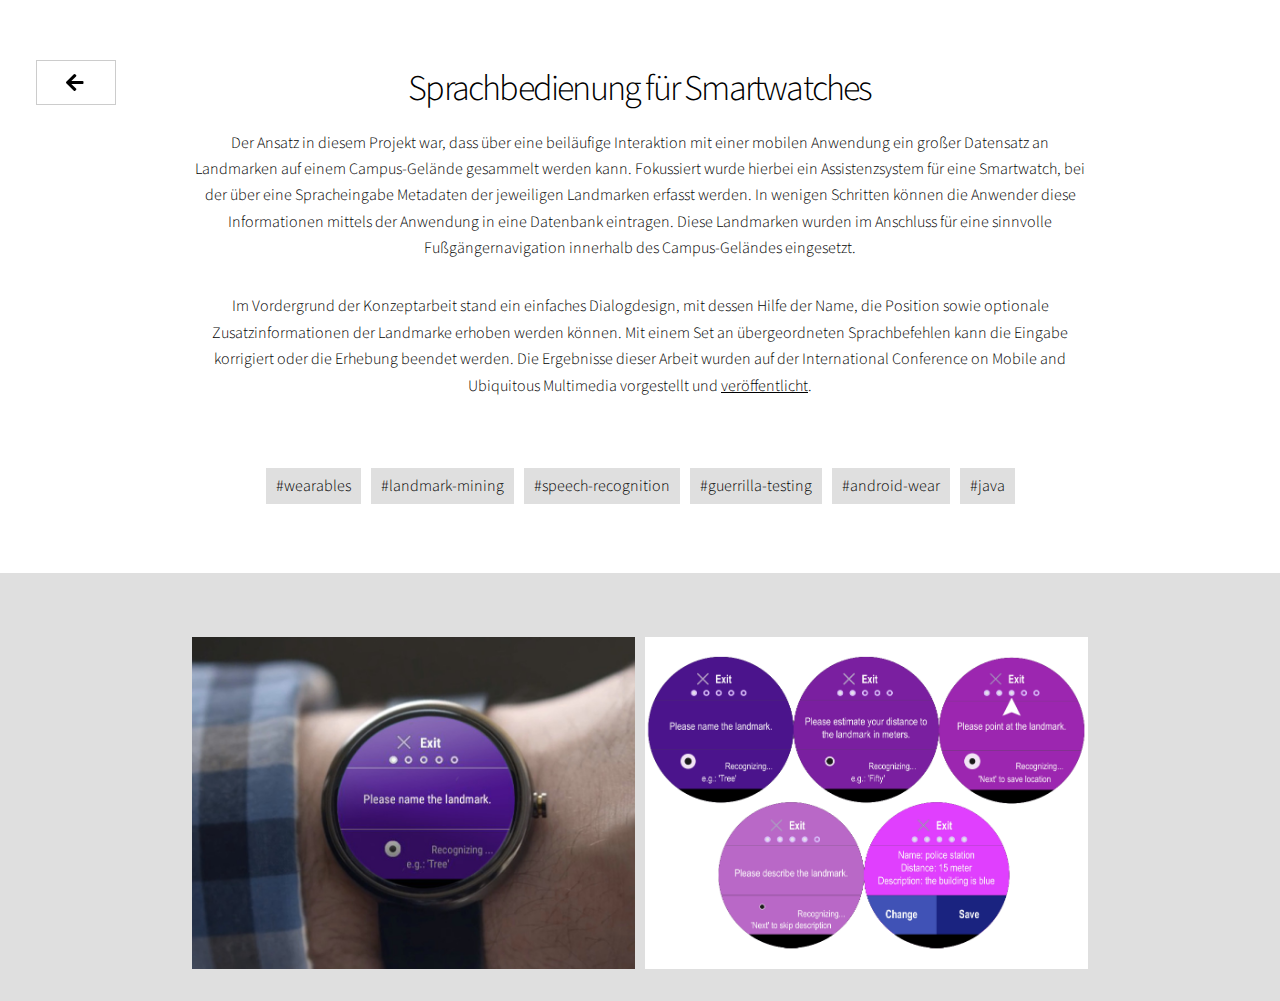
<file: src/details-sprachbedienungfuersmartwatches.html>
<!DOCTYPE HTML>
<!--
	Story by HTML5 UP
	html5up.net | @ajlkn
	Free for personal and commercial use under the CCA 3.0 license (html5up.net/license)
-->
<html>

<head>
    <title>Simon Provinsky</title>
    <meta charset="utf-8" />
    <meta name="viewport" content="width=device-width, initial-scale=1, user-scalable=no" />
    <link rel="stylesheet" href="../assets/css/main.css" />
    <noscript>
        <link rel="stylesheet" href="../assets/css/noscript.css" />
    </noscript>
</head>

<body class="is-preload">
    <a href="../index.html#second" class="button back"><span class="icon solid major fa-arrow-left"></span></a>

    <section class="wrapper style1 align-center">
        <div class="inner">
            <header>
                <h2>Sprachbedienung für Smartwatches</h2>
            </header>
            <p>Der Ansatz in diesem Projekt war, dass über eine beiläufige Interaktion mit einer mobilen Anwendung ein
                großer Datensatz an Landmarken auf einem Campus-Gelände gesammelt werden kann. Fokussiert wurde hierbei
                ein Assistenzsystem für eine Smartwatch, bei der über eine Spracheingabe Metadaten der jeweiligen
                Landmarken erfasst werden. In wenigen Schritten können die Anwender diese Informationen mittels der
                Anwendung in eine Datenbank eintragen. Diese Landmarken wurden im Anschluss für eine sinnvolle
                Fußgängernavigation innerhalb des Campus-Geländes eingesetzt.</p>
            <p>
                Im Vordergrund der Konzeptarbeit stand ein einfaches Dialogdesign, mit dessen Hilfe der Name, die
                Position
                sowie optionale Zusatzinformationen der Landmarke erhoben werden können. Mit einem Set an übergeordneten
                Sprachbefehlen kann die Eingabe korrigiert oder die Erhebung beendet werden. Die Ergebnisse dieser
                Arbeit wurden auf der International Conference on Mobile and Ubiquitous Multimedia vorgestellt und
                <a href="https://dl.acm.org/doi/10.1145/2836041.2841212" target="_blank">veröffentlicht</a>.
            </p>
        </div>
    </section>

    <section class="wrapper style1 align-center">
        <div class="inner" id="tags">
            <div>#wearables</div>
            <div>#landmark-mining</div>
            <div>#speech-recognition</div>
            <div>#guerrilla-testing</div>
            <div>#android-wear</div>
            <div>#java</div>
        </div>
    </section>

    <section class="wrapper style1 align-center tinted">
        <div class="inner">
            <div class="details-grid-container details-container-2">
                <div class="details-grid-item item-1">
                    <img class="background" src="../images/smartwatch_landmarken_0.png" />
                </div>
                <div class="details-grid-item item-2">
                    <img class="background contain" src="../images/smartwatch_landmarken_1.png" />
                </div>
            </div>
        </div>
    </section>

    <!-- Scripts -->
    <script src="../assets/js/jquery.min.js"></script>
    <script src="../assets/js/jquery.scrollex.min.js"></script>
    <script src="../assets/js/jquery.scrolly.min.js"></script>
    <script src="../assets/js/browser.min.js"></script>
    <script src="../assets/js/breakpoints.min.js"></script>
    <script src="../assets/js/util.js"></script>
    <script src="../assets/js/main.js"></script>

</body>

</html>
</file>
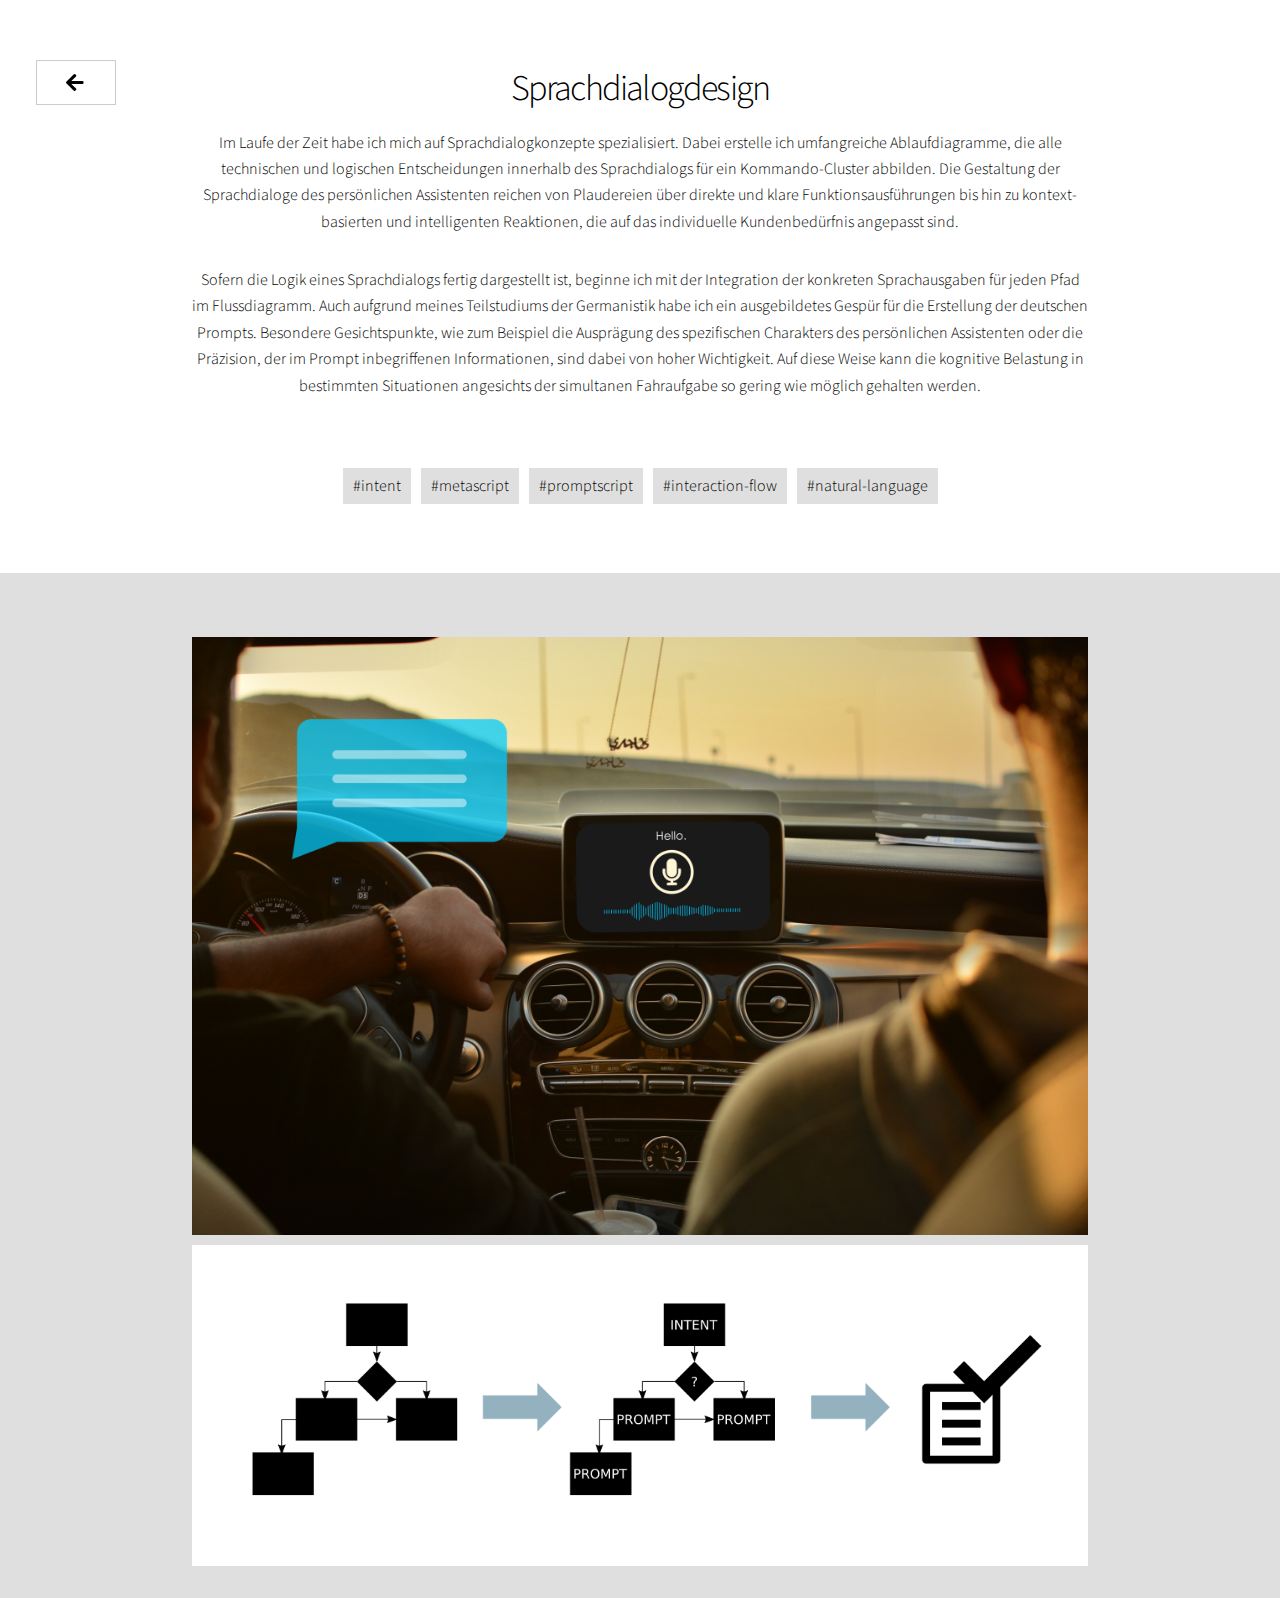
<file: src/details-sprachdialogdesign.html>
<!DOCTYPE HTML>
<!--
	Story by HTML5 UP
	html5up.net | @ajlkn
	Free for personal and commercial use under the CCA 3.0 license (html5up.net/license)
-->
<html>

<head>
    <title>Simon Provinsky</title>
    <meta charset="utf-8" />
    <meta name="viewport" content="width=device-width, initial-scale=1, user-scalable=no" />
    <link rel="stylesheet" href="../assets/css/main.css" />
    <noscript>
        <link rel="stylesheet" href="../assets/css/noscript.css" />
    </noscript>
</head>

<body class="is-preload">
    <a href="../index.html#first" class="button back"><span class="icon solid major fa-arrow-left"></span></a>

    <section class="wrapper style1 align-center">
        <div class="inner">
            <header>
                <h2>Sprachdialogdesign</h2>
            </header>
            <p>Im Laufe der Zeit habe ich mich auf Sprachdialogkonzepte spezialisiert. Dabei erstelle ich umfangreiche
                Ablaufdiagramme, die alle technischen und logischen Entscheidungen innerhalb des Sprachdialogs für ein
                Kommando-Cluster abbilden. Die Gestaltung der Sprachdialoge des persönlichen Assistenten reichen von
                Plaudereien über direkte und klare Funktionsausführungen bis hin zu kontext-basierten und intelligenten
                Reaktionen, die auf das individuelle Kundenbedürfnis angepasst sind.</p>
            <p>
                Sofern die Logik eines Sprachdialogs fertig dargestellt ist, beginne ich mit der Integration der
                konkreten Sprachausgaben für jeden Pfad im Flussdiagramm. Auch aufgrund meines Teilstudiums der
                Germanistik habe ich ein ausgebildetes Gespür für die Erstellung der deutschen Prompts. Besondere
                Gesichtspunkte, wie zum Beispiel die Ausprägung des spezifischen Charakters des persönlichen Assistenten
                oder die Präzision, der im Prompt inbegriffenen Informationen, sind dabei von hoher
                Wichtigkeit. Auf diese Weise kann die kognitive Belastung in bestimmten
                Situationen angesichts der simultanen Fahraufgabe so gering wie möglich gehalten werden.
            </p>
        </div>
    </section>

    <section class="wrapper style1 align-center">
        <div class="inner" id="tags">
            <div>#intent</div>
            <div>#metascript</div>
            <div>#promptscript</div>
            <div>#interaction-flow</div>
            <div>#natural-language</div>
        </div>
    </section>

    <section class="wrapper style1 align-center tinted">
        <div class="inner">
            <div class="details-grid-container details-container-1">
                <div class="details-grid-item item-1">
                    <img class="background" src="../images/car_interior_speech.png" />
                </div>
                <div class="details-grid-item item-2">
                    <img class="background" src="../images/dialog_prozess.png" />
                </div>
            </div>
        </div>
    </section>

    <!-- Scripts -->
    <script src="../assets/js/jquery.min.js"></script>
    <script src="../assets/js/jquery.scrollex.min.js"></script>
    <script src="../assets/js/jquery.scrolly.min.js"></script>
    <script src="../assets/js/browser.min.js"></script>
    <script src="../assets/js/breakpoints.min.js"></script>
    <script src="../assets/js/util.js"></script>
    <script src="../assets/js/main.js"></script>

</body>

</html>
</file>
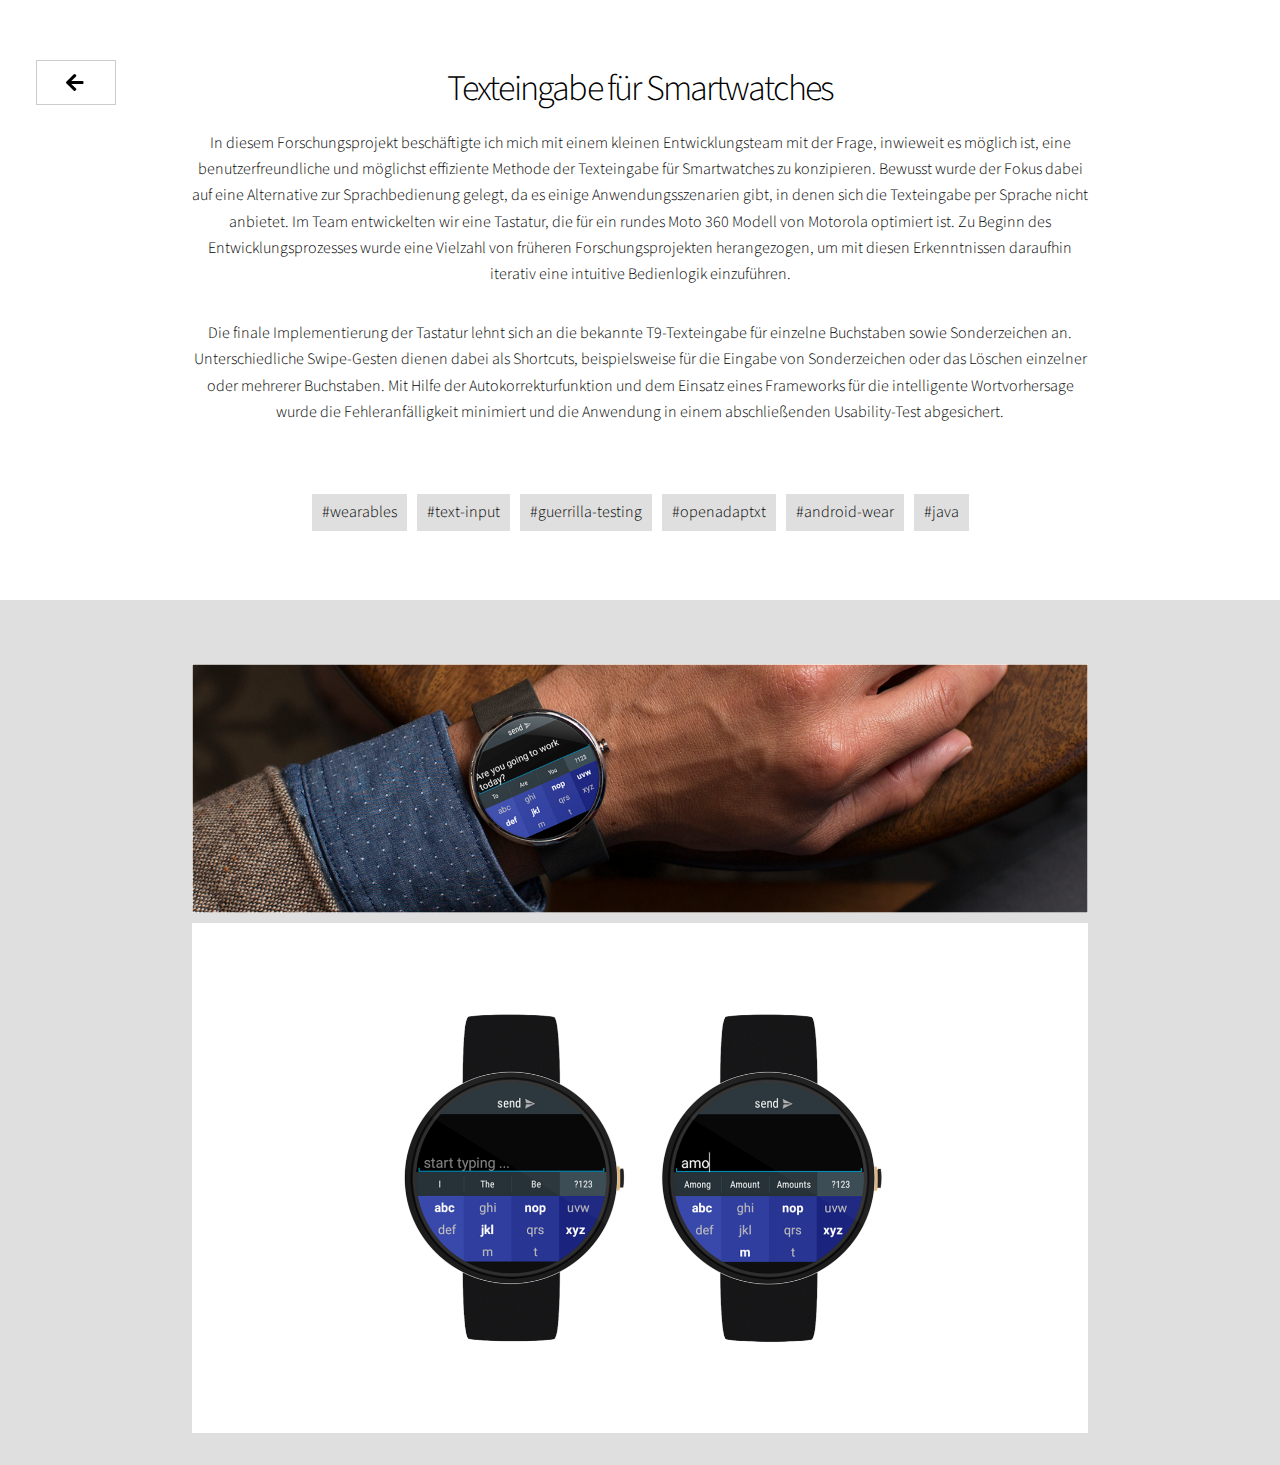
<file: src/details-texteingabefuersmartwatches.html>
<!DOCTYPE HTML>
<!--
	Story by HTML5 UP
	html5up.net | @ajlkn
	Free for personal and commercial use under the CCA 3.0 license (html5up.net/license)
-->
<html>

<head>
    <title>Simon Provinsky</title>
    <meta charset="utf-8" />
    <meta name="viewport" content="width=device-width, initial-scale=1, user-scalable=no" />
    <link rel="stylesheet" href="../assets/css/main.css" />
    <noscript>
        <link rel="stylesheet" href="../assets/css/noscript.css" />
    </noscript>
</head>

<body class="is-preload">
    <a href="../index.html#second" class="button back"><span class="icon solid major fa-arrow-left"></span></a>

    <section class="wrapper style1 align-center">
        <div class="inner">
            <header>
                <h2>Texteingabe für Smartwatches</h2>
            </header>
            <p>In diesem Forschungsprojekt beschäftigte ich mich mit einem kleinen Entwicklungsteam mit der Frage,
                inwieweit es möglich ist, eine benutzerfreundliche und möglichst effiziente Methode der Texteingabe für
                Smartwatches zu konzipieren. Bewusst wurde der Fokus dabei auf eine Alternative zur Sprachbedienung
                gelegt, da es einige Anwendungsszenarien gibt, in denen sich die Texteingabe per Sprache nicht anbietet.
                Im Team entwickelten wir eine Tastatur, die für ein rundes Moto 360 Modell von Motorola optimiert ist.
                Zu Beginn des Entwicklungsprozesses wurde eine Vielzahl von früheren Forschungsprojekten herangezogen,
                um mit diesen Erkenntnissen daraufhin iterativ eine intuitive Bedienlogik einzuführen.</p>
            <p>
                Die finale Implementierung der Tastatur lehnt sich an die bekannte T9-Texteingabe für einzelne
                Buchstaben sowie Sonderzeichen an. Unterschiedliche Swipe-Gesten dienen dabei als Shortcuts,
                beispielsweise für die Eingabe von Sonderzeichen oder das Löschen einzelner oder mehrerer Buchstaben.
                Mit Hilfe der Autokorrekturfunktion und dem Einsatz eines Frameworks für die intelligente Wortvorhersage
                wurde die Fehleranfälligkeit minimiert und die Anwendung in einem abschließenden Usability-Test
                abgesichert.
            </p>
        </div>
    </section>

    <section class="wrapper style1 align-center">
        <div class="inner" id="tags">
            <div>#wearables</div>
            <div>#text-input</div>
            <div>#guerrilla-testing</div>
            <div>#openadaptxt</div>
            <div>#android-wear</div>
            <div>#java</div>
        </div>
    </section>

    <section class="wrapper style1 align-center tinted">
        <div class="inner">
            <div class="details-grid-container details-container-1">
                <div class="details-grid-item item-1">
                    <img class="background" src="../images/smartwatch_text_1.png" />
                </div>
                <!--  <div class="details-grid-item item-2">
                    <img class="background border" src="../images/Flowchart_blanko_2.png" />
                </div> -->
                <div class="details-grid-item item-2">
                    <img class="background" src="../images/smartwatch_text_2.png" />
                </div>
            </div>
        </div>
    </section>

    <!-- Scripts -->
    <script src="../assets/js/jquery.min.js"></script>
    <script src="../assets/js/jquery.scrollex.min.js"></script>
    <script src="../assets/js/jquery.scrolly.min.js"></script>
    <script src="../assets/js/browser.min.js"></script>
    <script src="../assets/js/breakpoints.min.js"></script>
    <script src="../assets/js/util.js"></script>
    <script src="../assets/js/main.js"></script>

</body>

</html>
</file>
<file: assets/css/noscript.css>
/*
	Story by HTML5 UP
	html5up.net | @ajlkn
	Free for personal and commercial use under the CCA 3.0 license (html5up.net/license)
*/

/* Banner (transitions) */

	.banner.onload-content-fade-up .content {
		-moz-transition: none;
		-webkit-transition: none;
		-ms-transition: none;
		transition: none;
	}

	body.is-preload .banner.onload-content-fade-up .content {
		-moz-transform: none;
		-webkit-transform: none;
		-ms-transform: none;
		transform: none;
		opacity: 1;
	}

	.banner.onload-content-fade-down .content {
		-moz-transition: none;
		-webkit-transition: none;
		-ms-transition: none;
		transition: none;
	}

	body.is-preload .banner.onload-content-fade-down .content {
		-moz-transform: none;
		-webkit-transform: none;
		-ms-transform: none;
		transform: none;
		opacity: 1;
	}

	.banner.onload-content-fade-left .content {
		-moz-transition: none;
		-webkit-transition: none;
		-ms-transition: none;
		transition: none;
	}

	body.is-preload .banner.onload-content-fade-left .content {
		-moz-transform: none;
		-webkit-transform: none;
		-ms-transform: none;
		transform: none;
		opacity: 1;
	}

	.banner.onload-content-fade-right .content {
		-moz-transition: none;
		-webkit-transition: none;
		-ms-transition: none;
		transition: none;
	}

	body.is-preload .banner.onload-content-fade-right .content {
		-moz-transform: none;
		-webkit-transform: none;
		-ms-transform: none;
		transform: none;
		opacity: 1;
	}

	.banner.onload-content-fade-in .content {
		-moz-transition: none;
		-webkit-transition: none;
		-ms-transition: none;
		transition: none;
	}

	body.is-preload .banner.onload-content-fade-in .content {
		-moz-transform: none;
		-webkit-transform: none;
		-ms-transform: none;
		transform: none;
		opacity: 1;
	}

	.banner.onload-image-fade-up .image {
		-moz-transition: none;
		-webkit-transition: none;
		-ms-transition: none;
		transition: none;
	}

		.banner.onload-image-fade-up .image img {
			-moz-transition: none;
			-webkit-transition: none;
			-ms-transition: none;
			transition: none;
		}

	body.is-preload .banner.onload-image-fade-up .image {
		-moz-transform: none;
		-webkit-transform: none;
		-ms-transform: none;
		transform: none;
		opacity: 1;
	}

		body.is-preload .banner.onload-image-fade-up .image img {
			opacity: 1;
		}

	.banner.onload-image-fade-down .image {
		-moz-transition: none;
		-webkit-transition: none;
		-ms-transition: none;
		transition: none;
	}

		.banner.onload-image-fade-down .image img {
			-moz-transition: none;
			-webkit-transition: none;
			-ms-transition: none;
			transition: none;
		}

	body.is-preload .banner.onload-image-fade-down .image {
		-moz-transform: none;
		-webkit-transform: none;
		-ms-transform: none;
		transform: none;
		opacity: 1;
	}

		body.is-preload .banner.onload-image-fade-down .image img {
			opacity: 1;
		}

	.banner.onload-image-fade-left .image {
		-moz-transition: none;
		-webkit-transition: none;
		-ms-transition: none;
		transition: none;
	}

		.banner.onload-image-fade-left .image img {
			-moz-transition: none;
			-webkit-transition: none;
			-ms-transition: none;
			transition: none;
		}

	body.is-preload .banner.onload-image-fade-left .image {
		-moz-transform: none;
		-webkit-transform: none;
		-ms-transform: none;
		transform: none;
		opacity: 1;
	}

		body.is-preload .banner.onload-image-fade-left .image img {
			opacity: 1;
		}

	.banner.onload-image-fade-right .image {
		-moz-transition: none;
		-webkit-transition: none;
		-ms-transition: none;
		transition: none;
	}

		.banner.onload-image-fade-right .image img {
			-moz-transition: none;
			-webkit-transition: none;
			-ms-transition: none;
			transition: none;
		}

	body.is-preload .banner.onload-image-fade-right .image {
		-moz-transform: none;
		-webkit-transform: none;
		-ms-transform: none;
		transform: none;
		opacity: 1;
	}

		body.is-preload .banner.onload-image-fade-right .image img {
			opacity: 1;
		}

	.banner.onload-image-fade-in .image img {
		-moz-transition: none;
		-webkit-transition: none;
		-ms-transition: none;
		transition: none;
	}

	body.is-preload .banner.onload-image-fade-in .image img {
		opacity: 1;
	}

	.banner.onscroll-content-fade-up .content {
		-moz-transition: none;
		-webkit-transition: none;
		-ms-transition: none;
		transition: none;
	}

	.banner.onscroll-content-fade-up.is-inactive .content {
		-moz-transform: none;
		-webkit-transform: none;
		-ms-transform: none;
		transform: none;
		opacity: 1;
	}

	.banner.onscroll-content-fade-down .content {
		-moz-transition: none;
		-webkit-transition: none;
		-ms-transition: none;
		transition: none;
	}

	.banner.onscroll-content-fade-down.is-inactive .content {
		-moz-transform: none;
		-webkit-transform: none;
		-ms-transform: none;
		transform: none;
		opacity: 1;
	}

	.banner.onscroll-content-fade-left .content {
		-moz-transition: none;
		-webkit-transition: none;
		-ms-transition: none;
		transition: none;
	}

	.banner.onscroll-content-fade-left.is-inactive .content {
		-moz-transform: none;
		-webkit-transform: none;
		-ms-transform: none;
		transform: none;
		opacity: 1;
	}

	.banner.onscroll-content-fade-right .content {
		-moz-transition: none;
		-webkit-transition: none;
		-ms-transition: none;
		transition: none;
	}

	.banner.onscroll-content-fade-right.is-inactive .content {
		-moz-transform: none;
		-webkit-transform: none;
		-ms-transform: none;
		transform: none;
		opacity: 1;
	}

	.banner.onscroll-content-fade-in .content {
		-moz-transition: none;
		-webkit-transition: none;
		-ms-transition: none;
		transition: none;
	}

	.banner.onscroll-content-fade-in.is-inactive .content {
		-moz-transform: none;
		-webkit-transform: none;
		-ms-transform: none;
		transform: none;
		opacity: 1;
	}

	.banner.onscroll-image-fade-up .image {
		-moz-transition: none;
		-webkit-transition: none;
		-ms-transition: none;
		transition: none;
	}

		.banner.onscroll-image-fade-up .image img {
			-moz-transition: none;
			-webkit-transition: none;
			-ms-transition: none;
			transition: none;
		}

	.banner.onscroll-image-fade-up.is-inactive .image {
		-moz-transform: none;
		-webkit-transform: none;
		-ms-transform: none;
		transform: none;
		opacity: 1;
	}

		.banner.onscroll-image-fade-up.is-inactive .image img {
			opacity: 1;
		}

	.banner.onscroll-image-fade-down .image {
		-moz-transition: none;
		-webkit-transition: none;
		-ms-transition: none;
		transition: none;
	}

		.banner.onscroll-image-fade-down .image img {
			-moz-transition: none;
			-webkit-transition: none;
			-ms-transition: none;
			transition: none;
		}

	.banner.onscroll-image-fade-down.is-inactive .image {
		-moz-transform: none;
		-webkit-transform: none;
		-ms-transform: none;
		transform: none;
		opacity: 1;
	}

		.banner.onscroll-image-fade-down.is-inactive .image img {
			opacity: 1;
		}

	.banner.onscroll-image-fade-left .image {
		-moz-transition: none;
		-webkit-transition: none;
		-ms-transition: none;
		transition: none;
	}

		.banner.onscroll-image-fade-left .image img {
			-moz-transition: none;
			-webkit-transition: none;
			-ms-transition: none;
			transition: none;
		}

	.banner.onscroll-image-fade-left.is-inactive .image {
		-moz-transform: none;
		-webkit-transform: none;
		-ms-transform: none;
		transform: none;
		opacity: 1;
	}

		.banner.onscroll-image-fade-left.is-inactive .image img {
			opacity: 1;
		}

	.banner.onscroll-image-fade-right .image {
		-moz-transition: none;
		-webkit-transition: none;
		-ms-transition: none;
		transition: none;
	}

		.banner.onscroll-image-fade-right .image img {
			-moz-transition: none;
			-webkit-transition: none;
			-ms-transition: none;
			transition: none;
		}

	.banner.onscroll-image-fade-right.is-inactive .image {
		-moz-transform: none;
		-webkit-transform: none;
		-ms-transform: none;
		transform: none;
		opacity: 1;
	}

		.banner.onscroll-image-fade-right.is-inactive .image img {
			opacity: 1;
		}

	.banner.onscroll-image-fade-in .image img {
		-moz-transition: none;
		-webkit-transition: none;
		-ms-transition: none;
		transition: none;
	}

	.banner.onscroll-image-fade-in.is-inactive .image img {
		opacity: 1;
	}
</file>
<file: assets/css/main.css>
@import url(fontawesome-all.min.css);
@import url("https://fonts.googleapis.com/css?family=Source+Sans+Pro:300,300i,400,400i");

/*
	Story by HTML5 UP
	html5up.net | @ajlkn
	Free for personal and commercial use under the CCA 3.0 license (html5up.net/license)
*/

html, body, div, span, applet, object,
iframe, h1, h2, h3, h4, h5, h6, p, blockquote,
pre, a, abbr, acronym, address, big, cite,
code, del, dfn, em, img, ins, kbd, q, s, samp,
small, strike, strong, sub, sup, tt, var, b,
u, i, center, dl, dt, dd, ol, ul, li, fieldset,
form, label, legend, table, caption, tbody,
tfoot, thead, tr, th, td, article, aside,
canvas, details, embed, figure, figcaption,
footer, header, hgroup, menu, nav, output, ruby,
section, summary, time, mark, audio, video {
	margin: 0;
	padding: 0;
	border: 0;
	font-size: 100%;
	font: inherit;
	vertical-align: baseline;}

article, aside, details, figcaption, figure,
footer, header, hgroup, menu, nav, section {
	display: block;}

body {
	line-height: 1;
}

ol, ul {
	list-style: none;
}

blockquote, q {
	quotes: none;
}

	blockquote:before, blockquote:after, q:before, q:after {
		content: '';
		content: none;
	}

table {
	border-collapse: collapse;
	border-spacing: 0;
}

body {
	-webkit-text-size-adjust: none;
}

mark {
	background-color: transparent;
	color: inherit;
}

input::-moz-focus-inner {
	border: 0;
	padding: 0;
}

input, select, textarea {
	-moz-appearance: none;
	-webkit-appearance: none;
	-ms-appearance: none;
	appearance: none;
}


.grid-container {
	display: grid;
	grid-column-gap: 10px;
	grid-row-gap: 10px;
	width: 50%;

}

.details-grid-container {
	display: grid;
	grid-column-gap: 10px;
	grid-row-gap: 10px;
	width: 100%;

}

.container-1 {
	grid-template-areas:
    'item-1 item-1'
    'item-2 item-3';
}

.details-container-1 {
	grid-template-areas:
    'item-1'
    'item-2';
}

.container-2 {
	grid-template-areas:
    'item-1 item-2'
    'item-3 item-3';
}

.details-container-2 {
	grid-template-areas:
    'item-1 item-2';
}

.container-3 {
	grid-template-areas:
    'item-1'
	'item-2';
}

.details-container-3 {
	grid-template-areas:
    'item-1';
}

.details-container-4 {
	grid-template-areas:
    'item-1'
	'item-2';
}

.background {
	opacity: 1;
  display: block;
  width: 100%;
  height: 100%;
  transition: .5s ease;
  backface-visibility: hidden;
  object-fit: cover;
}

.contain {
	object-fit: contain;
}

.small {
	height: 65%;
}

.border {
	border: 1px solid black;
}

.hide {
	transition: .5s ease;
	opacity: 0;
	position: absolute;
	top: 50%;
	left: 50%;
	transform: translate(-50%, -50%);
	-ms-transform: translate(-50%, -50%);
	text-align: center;
	color: white;
}

.hide a{
	color: white;
	text-decoration: none;
}

.item-1 {
	grid-area: item-1;
}
.item-2 {
	grid-area: item-2;
}
.item-3 {
	grid-area: item-3;
}
.item-4 {
	grid-area: item-4;
}

.grid-item {
	background-color: black;
  font-size: 30px;
  text-align: center;
  position: relative;
}

.details-grid-item {
  position: relative;
  background: white;
}

.grid-item:hover {
	cursor: pointer;
}

.grid-item:hover > .background {
	opacity: 0.3;
}


.grid-item:hover > .hide {
	display: block;
	opacity: 1;
}

@media screen and (max-width: 736px) {
	.grid-container {
		width: 100%;
	}
}

#tags {
	display: flex;
	justify-content: center;
	padding-top: 0;
	padding-bottom: 4rem;
}

@media screen and (max-width: 736px) {
	#tags {
		flex-direction: column;
	}
}

#tags > div {
	background: rgba(0, 0, 0, 0.125);
	padding: 5px 10px;
	margin: 5px;
	color: black;
}

.tinted {
	background: rgba(0, 0, 0, 0.125);
}

.back-to-top {
	position: fixed;
    bottom: 5em;
    right: 5em;
    z-index: 100;
}



@media screen and (max-width: 736px) {
	.back-to-top {
		position: fixed;
		bottom: 3em;
		right: 3em;
		z-index: 100;
	}
}

.back {
	position: fixed;
    top: 5em;
    left: 3em;
    z-index: 100;
}

@media screen and (max-width: 736px) {
	.back {
		position: relative;
		top: 2em;
		left: 2em;
		z-index: 100;
	}
}

.parallax {
	/* The image used */
	background-image: url("../../images/Simon.png");
	
	/* Set a specific height */
	min-height: 100vh; 
	
	/* Create the parallax scrolling effect */
    background-attachment: inherit;
    background-position: center;
    background-repeat: no-repeat;
    background-size: 35vw;
}

@media screen and (orientation: portrait) {
	.parallax {
		/* The image used */
		background-image: url("../../images/Simon.png");
		
		/* Set a specific height */
		min-height: 50vh; 
		
		/* Create the parallax scrolling effect */
		background-attachment: scroll;
		background-position: center;
		background-repeat: no-repeat;
		background-size: cover;
	}
}

/* Basic */

	@-ms-viewport {
		width: device-width;
	}

	body {
		-ms-overflow-style: scrollbar;
	}

	@media screen and (max-width: 480px) {

		html, body {
			min-width: 320px;
		}

	}

	html {
		box-sizing: border-box;
	}

	*, *:before, *:after {
		box-sizing: inherit;
	}

	body {
		background: #ffffff;
	}

		body.is-preload *, body.is-preload *:before, body.is-preload *:after {
			-moz-animation: none !important;
			-webkit-animation: none !important;
			-ms-animation: none !important;
			animation: none !important;
			-moz-transition: none !important;
			-webkit-transition: none !important;
			-ms-transition: none !important;
			transition: none !important;
		}

/* Type */

	html {
		font-size: 18pt;
	}

		@media screen and (max-width: 1680px) {

			html {
				font-size: 14pt;
			}

		}

		@media screen and (max-width: 1280px) {

			html {
				font-size: 12pt;
			}

		}

		@media screen and (max-width: 736px) {

			html {
				font-size: 11pt;
			}

		}

		@media screen and (max-width: 360px) {

			html {
				font-size: 10pt;
			}

		}

	body {
		background-color: #ffffff;
		color: #000000;
	}

	body, input, select, textarea {
		font-family: "Source Sans Pro", Helvetica, sans-serif;
		font-size: 1rem;
		font-weight: 300;
		line-height: 1.65;
	}

	a {
		-moz-transition: color 0.2s ease-in-out;
		-webkit-transition: color 0.2s ease-in-out;
		-ms-transition: color 0.2s ease-in-out;
		transition: color 0.2s ease-in-out;
		text-decoration: underline;
	}

		a:hover {
			text-decoration: none;
		}

	strong, b {
		font-weight: 400;
	}

	em, i {
		font-style: italic;
	}

	p {
		margin: 0 0 2rem 0;
	}

		p.major {
			font-size: 1.25rem;
		}

	h1, h2, h3, h4, h5, h6 {
		font-weight: 300;
		line-height: 1.375;
		letter-spacing: -0.05em;
		margin: 0 0 1rem 0;
	}

		h1 a, h2 a, h3 a, h4 a, h5 a, h6 a {
			color: inherit;
			text-decoration: none;
		}

	h1 {
		font-size: 3.5rem;
		line-height: 1.2;
	}

	h2 {
		font-size: 2.25rem;
	}

	h3 {
		font-size: 1.5rem;
	}

	h4 {
		font-size: 1.1rem;
	}

	h5 {
		font-size: 0.9rem;
	}

	h6 {
		font-size: 0.7rem;
	}

	sub {
		font-size: 0.8rem;
		position: relative;
		top: 0.5rem;
	}

	sup {
		font-size: 0.8rem;
		position: relative;
		top: -0.5rem;
	}

	blockquote {
		border-left: solid 4px;
		font-style: italic;
		margin: 0 0 2rem 0;
		padding: 0.5rem 0 0.5rem 2rem;
	}

	code {
		border-radius: 4px;
		font-family: "Courier New", monospace;
		font-size: 0.9em;
		margin: 0 0.25rem;
		padding: 0.25rem 0.325rem;
	}

	pre {
		-webkit-overflow-scrolling: touch;
		font-family: "Courier New", monospace;
		font-size: 0.9em;
		margin: 0 0 2rem 0;
	}

		pre code {
			display: block;
			line-height: 1.5;
			padding: 0.75rem 1rem;
			overflow-x: auto;
		}

	hr {
		border: 0;
		border-bottom: solid 1px;
		margin: 2.5rem 0;
	}

		hr.major {
			margin: 3.5rem 0;
		}

	.align-left {
		text-align: left;
	}

	.align-center {
		text-align: center;
	}

	.align-right {
		text-align: right;
	}

	@media screen and (max-width: 736px) {

		p.major {
			font-size: 1.1rem;
		}

		h1 {
			font-size: 2.5rem;
		}

		h2 {
			font-size: 2rem;
		}

		h3 {
			font-size: 1.25rem;
		}

		h4 {
			font-size: 1rem;
		}

	}

	input, select, textarea {
		color: #000000;
	}

	a {
		color: #000000;
	}

		a:hover {
			color: #47D3E5;
		}

	strong, b {
		color: #000000;
	}

	h1, h2, h3, h4, h5, h6 {
		color: #000000;
	}

	blockquote {
		border-left-color: rgba(0, 0, 0, 0.2);
	}

	code {
		background: rgba(0, 0, 0, 0.05);
		border-color: rgba(0, 0, 0, 0.2);
	}

	hr {
		border-bottom-color: rgba(0, 0, 0, 0.2);
	}

/* Row */

	.row {
		display: flex;
		flex-wrap: wrap;
		box-sizing: border-box;
		align-items: stretch;
	}

		.row > * {
			box-sizing: border-box;
		}

		.row.gtr-uniform > * > :last-child {
			margin-bottom: 0;
		}

		.row.aln-left {
			justify-content: flex-start;
		}

		.row.aln-center {
			justify-content: center;
		}

		.row.aln-right {
			justify-content: flex-end;
		}

		.row.aln-top {
			align-items: flex-start;
		}

		.row.aln-middle {
			align-items: center;
		}

		.row.aln-bottom {
			align-items: flex-end;
		}

		.row > .imp {
			order: -1;
		}

		.row > .col-1 {
			width: 8.33333%;
		}

		.row > .off-1 {
			margin-left: 8.33333%;
		}

		.row > .col-2 {
			width: 16.66667%;
		}

		.row > .off-2 {
			margin-left: 16.66667%;
		}

		.row > .col-3 {
			width: 25%;
		}

		.row > .off-3 {
			margin-left: 25%;
		}

		.row > .col-4 {
			width: 33.33333%;
		}

		.row > .off-4 {
			margin-left: 33.33333%;
		}

		.row > .col-5 {
			width: 41.66667%;
		}

		.row > .off-5 {
			margin-left: 41.66667%;
		}

		.row > .col-6 {
			width: 50%;
		}

		.row > .off-6 {
			margin-left: 50%;
		}

		.row > .col-7 {
			width: 58.33333%;
		}

		.row > .off-7 {
			margin-left: 58.33333%;
		}

		.row > .col-8 {
			width: 66.66667%;
		}

		.row > .off-8 {
			margin-left: 66.66667%;
		}

		.row > .col-9 {
			width: 75%;
		}

		.row > .off-9 {
			margin-left: 75%;
		}

		.row > .col-10 {
			width: 83.33333%;
		}

		.row > .off-10 {
			margin-left: 83.33333%;
		}

		.row > .col-11 {
			width: 91.66667%;
		}

		.row > .off-11 {
			margin-left: 91.66667%;
		}

		.row > .col-12 {
			width: 100%;
		}

		.row > .off-12 {
			margin-left: 100%;
		}

		.row.gtr-0 {
			margin-top: 0;
			margin-left: 0rem;
		}

			.row.gtr-0 > * {
				padding: 0 0 0 0rem;
			}

			.row.gtr-0.gtr-uniform {
				margin-top: 0rem;
			}

				.row.gtr-0.gtr-uniform > * {
					padding-top: 0rem;
				}

		.row.gtr-25 {
			margin-top: 0;
			margin-left: -0.5rem;
		}

			.row.gtr-25 > * {
				padding: 0 0 0 0.5rem;
			}

			.row.gtr-25.gtr-uniform {
				margin-top: -0.5rem;
			}

				.row.gtr-25.gtr-uniform > * {
					padding-top: 0.5rem;
				}

		.row.gtr-50 {
			margin-top: 0;
			margin-left: -1rem;
		}

			.row.gtr-50 > * {
				padding: 0 0 0 1rem;
			}

			.row.gtr-50.gtr-uniform {
				margin-top: -1rem;
			}

				.row.gtr-50.gtr-uniform > * {
					padding-top: 1rem;
				}

		.row {
			margin-top: 0;
			margin-left: -2rem;
		}

			.row > * {
				padding: 0 0 0 2rem;
			}

			.row.gtr-uniform {
				margin-top: -2rem;
			}

				.row.gtr-uniform > * {
					padding-top: 2rem;
				}

		.row.gtr-150 {
			margin-top: 0;
			margin-left: -3rem;
		}

			.row.gtr-150 > * {
				padding: 0 0 0 3rem;
			}

			.row.gtr-150.gtr-uniform {
				margin-top: -3rem;
			}

				.row.gtr-150.gtr-uniform > * {
					padding-top: 3rem;
				}

		.row.gtr-200 {
			margin-top: 0;
			margin-left: -4rem;
		}

			.row.gtr-200 > * {
				padding: 0 0 0 4rem;
			}

			.row.gtr-200.gtr-uniform {
				margin-top: -4rem;
			}

				.row.gtr-200.gtr-uniform > * {
					padding-top: 4rem;
				}

		@media screen and (max-width: 1680px) {

			.row {
				display: flex;
				flex-wrap: wrap;
				box-sizing: border-box;
				align-items: stretch;
			}

				.row > * {
					box-sizing: border-box;
				}

				.row.gtr-uniform > * > :last-child {
					margin-bottom: 0;
				}

				.row.aln-left {
					justify-content: flex-start;
				}

				.row.aln-center {
					justify-content: center;
				}

				.row.aln-right {
					justify-content: flex-end;
				}

				.row.aln-top {
					align-items: flex-start;
				}

				.row.aln-middle {
					align-items: center;
				}

				.row.aln-bottom {
					align-items: flex-end;
				}

				.row > .imp-xlarge {
					order: -1;
				}

				.row > .col-1-xlarge {
					width: 8.33333%;
				}

				.row > .off-1-xlarge {
					margin-left: 8.33333%;
				}

				.row > .col-2-xlarge {
					width: 16.66667%;
				}

				.row > .off-2-xlarge {
					margin-left: 16.66667%;
				}

				.row > .col-3-xlarge {
					width: 25%;
				}

				.row > .off-3-xlarge {
					margin-left: 25%;
				}

				.row > .col-4-xlarge {
					width: 33.33333%;
				}

				.row > .off-4-xlarge {
					margin-left: 33.33333%;
				}

				.row > .col-5-xlarge {
					width: 41.66667%;
				}

				.row > .off-5-xlarge {
					margin-left: 41.66667%;
				}

				.row > .col-6-xlarge {
					width: 50%;
				}

				.row > .off-6-xlarge {
					margin-left: 50%;
				}

				.row > .col-7-xlarge {
					width: 58.33333%;
				}

				.row > .off-7-xlarge {
					margin-left: 58.33333%;
				}

				.row > .col-8-xlarge {
					width: 66.66667%;
				}

				.row > .off-8-xlarge {
					margin-left: 66.66667%;
				}

				.row > .col-9-xlarge {
					width: 75%;
				}

				.row > .off-9-xlarge {
					margin-left: 75%;
				}

				.row > .col-10-xlarge {
					width: 83.33333%;
				}

				.row > .off-10-xlarge {
					margin-left: 83.33333%;
				}

				.row > .col-11-xlarge {
					width: 91.66667%;
				}

				.row > .off-11-xlarge {
					margin-left: 91.66667%;
				}

				.row > .col-12-xlarge {
					width: 100%;
				}

				.row > .off-12-xlarge {
					margin-left: 100%;
				}

				.row.gtr-0 {
					margin-top: 0;
					margin-left: 0rem;
				}

					.row.gtr-0 > * {
						padding: 0 0 0 0rem;
					}

					.row.gtr-0.gtr-uniform {
						margin-top: 0rem;
					}

						.row.gtr-0.gtr-uniform > * {
							padding-top: 0rem;
						}

				.row.gtr-25 {
					margin-top: 0;
					margin-left: -0.5rem;
				}

					.row.gtr-25 > * {
						padding: 0 0 0 0.5rem;
					}

					.row.gtr-25.gtr-uniform {
						margin-top: -0.5rem;
					}

						.row.gtr-25.gtr-uniform > * {
							padding-top: 0.5rem;
						}

				.row.gtr-50 {
					margin-top: 0;
					margin-left: -1rem;
				}

					.row.gtr-50 > * {
						padding: 0 0 0 1rem;
					}

					.row.gtr-50.gtr-uniform {
						margin-top: -1rem;
					}

						.row.gtr-50.gtr-uniform > * {
							padding-top: 1rem;
						}

				.row {
					margin-top: 0;
					margin-left: -2rem;
				}

					.row > * {
						padding: 0 0 0 2rem;
					}

					.row.gtr-uniform {
						margin-top: -2rem;
					}

						.row.gtr-uniform > * {
							padding-top: 2rem;
						}

				.row.gtr-150 {
					margin-top: 0;
					margin-left: -3rem;
				}

					.row.gtr-150 > * {
						padding: 0 0 0 3rem;
					}

					.row.gtr-150.gtr-uniform {
						margin-top: -3rem;
					}

						.row.gtr-150.gtr-uniform > * {
							padding-top: 3rem;
						}

				.row.gtr-200 {
					margin-top: 0;
					margin-left: -4rem;
				}

					.row.gtr-200 > * {
						padding: 0 0 0 4rem;
					}

					.row.gtr-200.gtr-uniform {
						margin-top: -4rem;
					}

						.row.gtr-200.gtr-uniform > * {
							padding-top: 4rem;
						}

		}

		@media screen and (max-width: 1280px) {

			.row {
				display: flex;
				flex-wrap: wrap;
				box-sizing: border-box;
				align-items: stretch;
			}

				.row > * {
					box-sizing: border-box;
				}

				.row.gtr-uniform > * > :last-child {
					margin-bottom: 0;
				}

				.row.aln-left {
					justify-content: flex-start;
				}

				.row.aln-center {
					justify-content: center;
				}

				.row.aln-right {
					justify-content: flex-end;
				}

				.row.aln-top {
					align-items: flex-start;
				}

				.row.aln-middle {
					align-items: center;
				}

				.row.aln-bottom {
					align-items: flex-end;
				}

				.row > .imp-large {
					order: -1;
				}

				.row > .col-1-large {
					width: 8.33333%;
				}

				.row > .off-1-large {
					margin-left: 8.33333%;
				}

				.row > .col-2-large {
					width: 16.66667%;
				}

				.row > .off-2-large {
					margin-left: 16.66667%;
				}

				.row > .col-3-large {
					width: 25%;
				}

				.row > .off-3-large {
					margin-left: 25%;
				}

				.row > .col-4-large {
					width: 33.33333%;
				}

				.row > .off-4-large {
					margin-left: 33.33333%;
				}

				.row > .col-5-large {
					width: 41.66667%;
				}

				.row > .off-5-large {
					margin-left: 41.66667%;
				}

				.row > .col-6-large {
					width: 50%;
				}

				.row > .off-6-large {
					margin-left: 50%;
				}

				.row > .col-7-large {
					width: 58.33333%;
				}

				.row > .off-7-large {
					margin-left: 58.33333%;
				}

				.row > .col-8-large {
					width: 66.66667%;
				}

				.row > .off-8-large {
					margin-left: 66.66667%;
				}

				.row > .col-9-large {
					width: 75%;
				}

				.row > .off-9-large {
					margin-left: 75%;
				}

				.row > .col-10-large {
					width: 83.33333%;
				}

				.row > .off-10-large {
					margin-left: 83.33333%;
				}

				.row > .col-11-large {
					width: 91.66667%;
				}

				.row > .off-11-large {
					margin-left: 91.66667%;
				}

				.row > .col-12-large {
					width: 100%;
				}

				.row > .off-12-large {
					margin-left: 100%;
				}

				.row.gtr-0 {
					margin-top: 0;
					margin-left: 0rem;
				}

					.row.gtr-0 > * {
						padding: 0 0 0 0rem;
					}

					.row.gtr-0.gtr-uniform {
						margin-top: 0rem;
					}

						.row.gtr-0.gtr-uniform > * {
							padding-top: 0rem;
						}

				.row.gtr-25 {
					margin-top: 0;
					margin-left: -0.5rem;
				}

					.row.gtr-25 > * {
						padding: 0 0 0 0.5rem;
					}

					.row.gtr-25.gtr-uniform {
						margin-top: -0.5rem;
					}

						.row.gtr-25.gtr-uniform > * {
							padding-top: 0.5rem;
						}

				.row.gtr-50 {
					margin-top: 0;
					margin-left: -1rem;
				}

					.row.gtr-50 > * {
						padding: 0 0 0 1rem;
					}

					.row.gtr-50.gtr-uniform {
						margin-top: -1rem;
					}

						.row.gtr-50.gtr-uniform > * {
							padding-top: 1rem;
						}

				.row {
					margin-top: 0;
					margin-left: -2rem;
				}

					.row > * {
						padding: 0 0 0 2rem;
					}

					.row.gtr-uniform {
						margin-top: -2rem;
					}

						.row.gtr-uniform > * {
							padding-top: 2rem;
						}

				.row.gtr-150 {
					margin-top: 0;
					margin-left: -3rem;
				}

					.row.gtr-150 > * {
						padding: 0 0 0 3rem;
					}

					.row.gtr-150.gtr-uniform {
						margin-top: -3rem;
					}

						.row.gtr-150.gtr-uniform > * {
							padding-top: 3rem;
						}

				.row.gtr-200 {
					margin-top: 0;
					margin-left: -4rem;
				}

					.row.gtr-200 > * {
						padding: 0 0 0 4rem;
					}

					.row.gtr-200.gtr-uniform {
						margin-top: -4rem;
					}

						.row.gtr-200.gtr-uniform > * {
							padding-top: 4rem;
						}

		}

		@media screen and (max-width: 980px) {

			.row {
				display: flex;
				flex-wrap: wrap;
				box-sizing: border-box;
				align-items: stretch;
			}

				.row > * {
					box-sizing: border-box;
				}

				.row.gtr-uniform > * > :last-child {
					margin-bottom: 0;
				}

				.row.aln-left {
					justify-content: flex-start;
				}

				.row.aln-center {
					justify-content: center;
				}

				.row.aln-right {
					justify-content: flex-end;
				}

				.row.aln-top {
					align-items: flex-start;
				}

				.row.aln-middle {
					align-items: center;
				}

				.row.aln-bottom {
					align-items: flex-end;
				}

				.row > .imp-medium {
					order: -1;
				}

				.row > .col-1-medium {
					width: 8.33333%;
				}

				.row > .off-1-medium {
					margin-left: 8.33333%;
				}

				.row > .col-2-medium {
					width: 16.66667%;
				}

				.row > .off-2-medium {
					margin-left: 16.66667%;
				}

				.row > .col-3-medium {
					width: 25%;
				}

				.row > .off-3-medium {
					margin-left: 25%;
				}

				.row > .col-4-medium {
					width: 33.33333%;
				}

				.row > .off-4-medium {
					margin-left: 33.33333%;
				}

				.row > .col-5-medium {
					width: 41.66667%;
				}

				.row > .off-5-medium {
					margin-left: 41.66667%;
				}

				.row > .col-6-medium {
					width: 50%;
				}

				.row > .off-6-medium {
					margin-left: 50%;
				}

				.row > .col-7-medium {
					width: 58.33333%;
				}

				.row > .off-7-medium {
					margin-left: 58.33333%;
				}

				.row > .col-8-medium {
					width: 66.66667%;
				}

				.row > .off-8-medium {
					margin-left: 66.66667%;
				}

				.row > .col-9-medium {
					width: 75%;
				}

				.row > .off-9-medium {
					margin-left: 75%;
				}

				.row > .col-10-medium {
					width: 83.33333%;
				}

				.row > .off-10-medium {
					margin-left: 83.33333%;
				}

				.row > .col-11-medium {
					width: 91.66667%;
				}

				.row > .off-11-medium {
					margin-left: 91.66667%;
				}

				.row > .col-12-medium {
					width: 100%;
				}

				.row > .off-12-medium {
					margin-left: 100%;
				}

				.row.gtr-0 {
					margin-top: 0;
					margin-left: 0rem;
				}

					.row.gtr-0 > * {
						padding: 0 0 0 0rem;
					}

					.row.gtr-0.gtr-uniform {
						margin-top: 0rem;
					}

						.row.gtr-0.gtr-uniform > * {
							padding-top: 0rem;
						}

				.row.gtr-25 {
					margin-top: 0;
					margin-left: -0.5rem;
				}

					.row.gtr-25 > * {
						padding: 0 0 0 0.5rem;
					}

					.row.gtr-25.gtr-uniform {
						margin-top: -0.5rem;
					}

						.row.gtr-25.gtr-uniform > * {
							padding-top: 0.5rem;
						}

				.row.gtr-50 {
					margin-top: 0;
					margin-left: -1rem;
				}

					.row.gtr-50 > * {
						padding: 0 0 0 1rem;
					}

					.row.gtr-50.gtr-uniform {
						margin-top: -1rem;
					}

						.row.gtr-50.gtr-uniform > * {
							padding-top: 1rem;
						}

				.row {
					margin-top: 0;
					margin-left: -2rem;
				}

					.row > * {
						padding: 0 0 0 2rem;
					}

					.row.gtr-uniform {
						margin-top: -2rem;
					}

						.row.gtr-uniform > * {
							padding-top: 2rem;
						}

				.row.gtr-150 {
					margin-top: 0;
					margin-left: -3rem;
				}

					.row.gtr-150 > * {
						padding: 0 0 0 3rem;
					}

					.row.gtr-150.gtr-uniform {
						margin-top: -3rem;
					}

						.row.gtr-150.gtr-uniform > * {
							padding-top: 3rem;
						}

				.row.gtr-200 {
					margin-top: 0;
					margin-left: -4rem;
				}

					.row.gtr-200 > * {
						padding: 0 0 0 4rem;
					}

					.row.gtr-200.gtr-uniform {
						margin-top: -4rem;
					}

						.row.gtr-200.gtr-uniform > * {
							padding-top: 4rem;
						}

		}

		@media screen and (max-width: 736px) {

			.row {
				display: flex;
				flex-wrap: wrap;
				box-sizing: border-box;
				align-items: stretch;
			}

				.row > * {
					box-sizing: border-box;
				}

				.row.gtr-uniform > * > :last-child {
					margin-bottom: 0;
				}

				.row.aln-left {
					justify-content: flex-start;
				}

				.row.aln-center {
					justify-content: center;
				}

				.row.aln-right {
					justify-content: flex-end;
				}

				.row.aln-top {
					align-items: flex-start;
				}

				.row.aln-middle {
					align-items: center;
				}

				.row.aln-bottom {
					align-items: flex-end;
				}

				.row > .imp-small {
					order: -1;
				}

				.row > .col-1-small {
					width: 8.33333%;
				}

				.row > .off-1-small {
					margin-left: 8.33333%;
				}

				.row > .col-2-small {
					width: 16.66667%;
				}

				.row > .off-2-small {
					margin-left: 16.66667%;
				}

				.row > .col-3-small {
					width: 25%;
				}

				.row > .off-3-small {
					margin-left: 25%;
				}

				.row > .col-4-small {
					width: 33.33333%;
				}

				.row > .off-4-small {
					margin-left: 33.33333%;
				}

				.row > .col-5-small {
					width: 41.66667%;
				}

				.row > .off-5-small {
					margin-left: 41.66667%;
				}

				.row > .col-6-small {
					width: 50%;
				}

				.row > .off-6-small {
					margin-left: 50%;
				}

				.row > .col-7-small {
					width: 58.33333%;
				}

				.row > .off-7-small {
					margin-left: 58.33333%;
				}

				.row > .col-8-small {
					width: 66.66667%;
				}

				.row > .off-8-small {
					margin-left: 66.66667%;
				}

				.row > .col-9-small {
					width: 75%;
				}

				.row > .off-9-small {
					margin-left: 75%;
				}

				.row > .col-10-small {
					width: 83.33333%;
				}

				.row > .off-10-small {
					margin-left: 83.33333%;
				}

				.row > .col-11-small {
					width: 91.66667%;
				}

				.row > .off-11-small {
					margin-left: 91.66667%;
				}

				.row > .col-12-small {
					width: 100%;
				}

				.row > .off-12-small {
					margin-left: 100%;
				}

				.row.gtr-0 {
					margin-top: 0;
					margin-left: 0rem;
				}

					.row.gtr-0 > * {
						padding: 0 0 0 0rem;
					}

					.row.gtr-0.gtr-uniform {
						margin-top: 0rem;
					}

						.row.gtr-0.gtr-uniform > * {
							padding-top: 0rem;
						}

				.row.gtr-25 {
					margin-top: 0;
					margin-left: -0.5rem;
				}

					.row.gtr-25 > * {
						padding: 0 0 0 0.5rem;
					}

					.row.gtr-25.gtr-uniform {
						margin-top: -0.5rem;
					}

						.row.gtr-25.gtr-uniform > * {
							padding-top: 0.5rem;
						}

				.row.gtr-50 {
					margin-top: 0;
					margin-left: -1rem;
				}

					.row.gtr-50 > * {
						padding: 0 0 0 1rem;
					}

					.row.gtr-50.gtr-uniform {
						margin-top: -1rem;
					}

						.row.gtr-50.gtr-uniform > * {
							padding-top: 1rem;
						}

				.row {
					margin-top: 0;
					margin-left: -2rem;
				}

					.row > * {
						padding: 0 0 0 2rem;
					}

					.row.gtr-uniform {
						margin-top: -2rem;
					}

						.row.gtr-uniform > * {
							padding-top: 2rem;
						}

				.row.gtr-150 {
					margin-top: 0;
					margin-left: -3rem;
				}

					.row.gtr-150 > * {
						padding: 0 0 0 3rem;
					}

					.row.gtr-150.gtr-uniform {
						margin-top: -3rem;
					}

						.row.gtr-150.gtr-uniform > * {
							padding-top: 3rem;
						}

				.row.gtr-200 {
					margin-top: 0;
					margin-left: -4rem;
				}

					.row.gtr-200 > * {
						padding: 0 0 0 4rem;
					}

					.row.gtr-200.gtr-uniform {
						margin-top: -4rem;
					}

						.row.gtr-200.gtr-uniform > * {
							padding-top: 4rem;
						}

		}

		@media screen and (max-width: 480px) {

			.row {
				display: flex;
				flex-wrap: wrap;
				box-sizing: border-box;
				align-items: stretch;
			}

				.row > * {
					box-sizing: border-box;
				}

				.row.gtr-uniform > * > :last-child {
					margin-bottom: 0;
				}

				.row.aln-left {
					justify-content: flex-start;
				}

				.row.aln-center {
					justify-content: center;
				}

				.row.aln-right {
					justify-content: flex-end;
				}

				.row.aln-top {
					align-items: flex-start;
				}

				.row.aln-middle {
					align-items: center;
				}

				.row.aln-bottom {
					align-items: flex-end;
				}

				.row > .imp-xsmall {
					order: -1;
				}

				.row > .col-1-xsmall {
					width: 8.33333%;
				}

				.row > .off-1-xsmall {
					margin-left: 8.33333%;
				}

				.row > .col-2-xsmall {
					width: 16.66667%;
				}

				.row > .off-2-xsmall {
					margin-left: 16.66667%;
				}

				.row > .col-3-xsmall {
					width: 25%;
				}

				.row > .off-3-xsmall {
					margin-left: 25%;
				}

				.row > .col-4-xsmall {
					width: 33.33333%;
				}

				.row > .off-4-xsmall {
					margin-left: 33.33333%;
				}

				.row > .col-5-xsmall {
					width: 41.66667%;
				}

				.row > .off-5-xsmall {
					margin-left: 41.66667%;
				}

				.row > .col-6-xsmall {
					width: 50%;
				}

				.row > .off-6-xsmall {
					margin-left: 50%;
				}

				.row > .col-7-xsmall {
					width: 58.33333%;
				}

				.row > .off-7-xsmall {
					margin-left: 58.33333%;
				}

				.row > .col-8-xsmall {
					width: 66.66667%;
				}

				.row > .off-8-xsmall {
					margin-left: 66.66667%;
				}

				.row > .col-9-xsmall {
					width: 75%;
				}

				.row > .off-9-xsmall {
					margin-left: 75%;
				}

				.row > .col-10-xsmall {
					width: 83.33333%;
				}

				.row > .off-10-xsmall {
					margin-left: 83.33333%;
				}

				.row > .col-11-xsmall {
					width: 91.66667%;
				}

				.row > .off-11-xsmall {
					margin-left: 91.66667%;
				}

				.row > .col-12-xsmall {
					width: 100%;
				}

				.row > .off-12-xsmall {
					margin-left: 100%;
				}

				.row.gtr-0 {
					margin-top: 0;
					margin-left: 0rem;
				}

					.row.gtr-0 > * {
						padding: 0 0 0 0rem;
					}

					.row.gtr-0.gtr-uniform {
						margin-top: 0rem;
					}

						.row.gtr-0.gtr-uniform > * {
							padding-top: 0rem;
						}

				.row.gtr-25 {
					margin-top: 0;
					margin-left: -0.5rem;
				}

					.row.gtr-25 > * {
						padding: 0 0 0 0.5rem;
					}

					.row.gtr-25.gtr-uniform {
						margin-top: -0.5rem;
					}

						.row.gtr-25.gtr-uniform > * {
							padding-top: 0.5rem;
						}

				.row.gtr-50 {
					margin-top: 0;
					margin-left: -1rem;
				}

					.row.gtr-50 > * {
						padding: 0 0 0 1rem;
					}

					.row.gtr-50.gtr-uniform {
						margin-top: -1rem;
					}

						.row.gtr-50.gtr-uniform > * {
							padding-top: 1rem;
						}

				.row {
					margin-top: 0;
					margin-left: -2rem;
				}

					.row > * {
						padding: 0 0 0 2rem;
					}

					.row.gtr-uniform {
						margin-top: -2rem;
					}

						.row.gtr-uniform > * {
							padding-top: 2rem;
						}

				.row.gtr-150 {
					margin-top: 0;
					margin-left: -3rem;
				}

					.row.gtr-150 > * {
						padding: 0 0 0 3rem;
					}

					.row.gtr-150.gtr-uniform {
						margin-top: -3rem;
					}

						.row.gtr-150.gtr-uniform > * {
							padding-top: 3rem;
						}

				.row.gtr-200 {
					margin-top: 0;
					margin-left: -4rem;
				}

					.row.gtr-200 > * {
						padding: 0 0 0 4rem;
					}

					.row.gtr-200.gtr-uniform {
						margin-top: -4rem;
					}

						.row.gtr-200.gtr-uniform > * {
							padding-top: 4rem;
						}

		}

		@media screen and (max-width: 360px) {

			.row {
				display: flex;
				flex-wrap: wrap;
				box-sizing: border-box;
				align-items: stretch;
			}

				.row > * {
					box-sizing: border-box;
				}

				.row.gtr-uniform > * > :last-child {
					margin-bottom: 0;
				}

				.row.aln-left {
					justify-content: flex-start;
				}

				.row.aln-center {
					justify-content: center;
				}

				.row.aln-right {
					justify-content: flex-end;
				}

				.row.aln-top {
					align-items: flex-start;
				}

				.row.aln-middle {
					align-items: center;
				}

				.row.aln-bottom {
					align-items: flex-end;
				}

				.row > .imp-xxsmall {
					order: -1;
				}

				.row > .col-1-xxsmall {
					width: 8.33333%;
				}

				.row > .off-1-xxsmall {
					margin-left: 8.33333%;
				}

				.row > .col-2-xxsmall {
					width: 16.66667%;
				}

				.row > .off-2-xxsmall {
					margin-left: 16.66667%;
				}

				.row > .col-3-xxsmall {
					width: 25%;
				}

				.row > .off-3-xxsmall {
					margin-left: 25%;
				}

				.row > .col-4-xxsmall {
					width: 33.33333%;
				}

				.row > .off-4-xxsmall {
					margin-left: 33.33333%;
				}

				.row > .col-5-xxsmall {
					width: 41.66667%;
				}

				.row > .off-5-xxsmall {
					margin-left: 41.66667%;
				}

				.row > .col-6-xxsmall {
					width: 50%;
				}

				.row > .off-6-xxsmall {
					margin-left: 50%;
				}

				.row > .col-7-xxsmall {
					width: 58.33333%;
				}

				.row > .off-7-xxsmall {
					margin-left: 58.33333%;
				}

				.row > .col-8-xxsmall {
					width: 66.66667%;
				}

				.row > .off-8-xxsmall {
					margin-left: 66.66667%;
				}

				.row > .col-9-xxsmall {
					width: 75%;
				}

				.row > .off-9-xxsmall {
					margin-left: 75%;
				}

				.row > .col-10-xxsmall {
					width: 83.33333%;
				}

				.row > .off-10-xxsmall {
					margin-left: 83.33333%;
				}

				.row > .col-11-xxsmall {
					width: 91.66667%;
				}

				.row > .off-11-xxsmall {
					margin-left: 91.66667%;
				}

				.row > .col-12-xxsmall {
					width: 100%;
				}

				.row > .off-12-xxsmall {
					margin-left: 100%;
				}

				.row.gtr-0 {
					margin-top: 0;
					margin-left: 0rem;
				}

					.row.gtr-0 > * {
						padding: 0 0 0 0rem;
					}

					.row.gtr-0.gtr-uniform {
						margin-top: 0rem;
					}

						.row.gtr-0.gtr-uniform > * {
							padding-top: 0rem;
						}

				.row.gtr-25 {
					margin-top: 0;
					margin-left: -0.5rem;
				}

					.row.gtr-25 > * {
						padding: 0 0 0 0.5rem;
					}

					.row.gtr-25.gtr-uniform {
						margin-top: -0.5rem;
					}

						.row.gtr-25.gtr-uniform > * {
							padding-top: 0.5rem;
						}

				.row.gtr-50 {
					margin-top: 0;
					margin-left: -1rem;
				}

					.row.gtr-50 > * {
						padding: 0 0 0 1rem;
					}

					.row.gtr-50.gtr-uniform {
						margin-top: -1rem;
					}

						.row.gtr-50.gtr-uniform > * {
							padding-top: 1rem;
						}

				.row {
					margin-top: 0;
					margin-left: -2rem;
				}

					.row > * {
						padding: 0 0 0 2rem;
					}

					.row.gtr-uniform {
						margin-top: -2rem;
					}

						.row.gtr-uniform > * {
							padding-top: 2rem;
						}

				.row.gtr-150 {
					margin-top: 0;
					margin-left: -3rem;
				}

					.row.gtr-150 > * {
						padding: 0 0 0 3rem;
					}

					.row.gtr-150.gtr-uniform {
						margin-top: -3rem;
					}

						.row.gtr-150.gtr-uniform > * {
							padding-top: 3rem;
						}

				.row.gtr-200 {
					margin-top: 0;
					margin-left: -4rem;
				}

					.row.gtr-200 > * {
						padding: 0 0 0 4rem;
					}

					.row.gtr-200.gtr-uniform {
						margin-top: -4rem;
					}

						.row.gtr-200.gtr-uniform > * {
							padding-top: 4rem;
						}

		}

/* Box */

	.box {
		border-radius: 4px;
		border: solid 1px;
		margin-bottom: 2rem;
		padding: 1.5rem;
	}

		.box > :last-child,
		.box > :last-child > :last-child,
		.box > :last-child > :last-child > :last-child {
			margin-bottom: 0;
		}

		.box.alt {
			border: 0;
			border-radius: 0;
			padding: 0;
		}

	.box {
		border-color: rgba(0, 0, 0, 0.2);
	}

/* Button */

	input[type="submit"],
	input[type="reset"],
	input[type="button"],
	button,
	.button {
		-moz-appearance: none;
		-webkit-appearance: none;
		-ms-appearance: none;
		appearance: none;
		-moz-transition: background-color 0.2s ease-in-out, box-shadow 0.2s ease-in-out, color 0.2s ease-in-out;
		-webkit-transition: background-color 0.2s ease-in-out, box-shadow 0.2s ease-in-out, color 0.2s ease-in-out;
		-ms-transition: background-color 0.2s ease-in-out, box-shadow 0.2s ease-in-out, color 0.2s ease-in-out;
		transition: background-color 0.2s ease-in-out, box-shadow 0.2s ease-in-out, color 0.2s ease-in-out;
		border: 0;
		cursor: pointer;
		display: inline-block;
		font-weight: 400;
		letter-spacing: 0.125em;
		text-align: center;
		text-decoration: none;
		text-transform: uppercase;
		white-space: nowrap;
		font-size: 0.75rem;
		max-width: 20rem;
		height: 3.75em;
		line-height: 3.75em;
		border-radius: 0;
		padding: 0 2.5em;
		text-overflow: ellipsis;
		overflow: hidden;
	}

		input[type="submit"].icon:before,
		input[type="reset"].icon:before,
		input[type="button"].icon:before,
		button.icon:before,
		.button.icon:before {
			margin-right: 0.5rem;
		}

		input[type="submit"].fit,
		input[type="reset"].fit,
		input[type="button"].fit,
		button.fit,
		.button.fit {
			width: 100%;
		}

		input[type="submit"].small,
		input[type="reset"].small,
		input[type="button"].small,
		button.small,
		.button.small {
			font-size: 0.6rem;
			height: 3.325em;
			line-height: 3.325em;
			border-radius: 3.325em;
			padding: 0 2em;
		}

		input[type="submit"].large,
		input[type="reset"].large,
		input[type="button"].large,
		button.large,
		.button.large {
			font-size: 0.8rem;
			height: 4em;
			line-height: 4em;
			border-radius: 4em;
			padding: 0 3em;
		}

		input[type="submit"].wide,
		input[type="reset"].wide,
		input[type="button"].wide,
		button.wide,
		.button.wide {
			min-width: 14em;
		}

		input[type="submit"].disabled, input[type="submit"]:disabled,
		input[type="reset"].disabled,
		input[type="reset"]:disabled,
		input[type="button"].disabled,
		input[type="button"]:disabled,
		button.disabled,
		button:disabled,
		.button.disabled,
		.button:disabled {
			pointer-events: none;
			opacity: 0.25;
		}

	input[type="submit"],
	input[type="reset"],
	input[type="button"],
	button,
	.button {
		background-color: transparent;
		box-shadow: inset 0 0 0 1px rgba(0, 0, 0, 0.2);
		color: #000000 !important;
	}

		input[type="submit"]:hover,
		input[type="reset"]:hover,
		input[type="button"]:hover,
		button:hover,
		.button:hover {
			box-shadow: inset 0 0 0 1px #47D3E5;
			color: #47D3E5 !important;
		}

		input[type="submit"]:active,
		input[type="reset"]:active,
		input[type="button"]:active,
		button:active,
		.button:active {
			background-color: rgba(71, 211, 229, 0.2);
			box-shadow: inset 0 0 0 1px #47D3E5;
			color: #47D3E5 !important;
		}

		input[type="submit"].primary,
		input[type="reset"].primary,
		input[type="button"].primary,
		button.primary,
		.button.primary {
			background-color: #000000;
			box-shadow: none;
			color: #ffffff !important;
		}

			input[type="submit"].primary:hover,
			input[type="reset"].primary:hover,
			input[type="button"].primary:hover,
			button.primary:hover,
			.button.primary:hover {
				background-color: #47D3E5;
			}

			input[type="submit"].primary:active,
			input[type="reset"].primary:active,
			input[type="button"].primary:active,
			button.primary:active,
			.button.primary:active {
				background-color: #1ebdd1;
			}

/* Form */

	form {
		margin: 0 0 2rem 0;
	}

		form > :last-child {
			margin-bottom: 0;
		}

		form > .fields {
			display: -moz-flex;
			display: -webkit-flex;
			display: -ms-flex;
			display: flex;
			-moz-flex-wrap: wrap;
			-webkit-flex-wrap: wrap;
			-ms-flex-wrap: wrap;
			flex-wrap: wrap;
			width: calc(100% + 3rem);
			margin: -1.5rem 0 2rem -1.5rem;
		}

			form > .fields > .field {
				-moz-flex-grow: 0;
				-webkit-flex-grow: 0;
				-ms-flex-grow: 0;
				flex-grow: 0;
				-moz-flex-shrink: 0;
				-webkit-flex-shrink: 0;
				-ms-flex-shrink: 0;
				flex-shrink: 0;
				padding: 1.5rem 0 0 1.5rem;
				width: calc(100% - 1.5rem);
			}

				form > .fields > .field.half {
					width: calc(50% - 0.75rem);
				}

				form > .fields > .field.third {
					width: calc(100%/3 - 0.5rem);
				}

				form > .fields > .field.quarter {
					width: calc(25% - 0.375rem);
				}

		@media screen and (max-width: 480px) {

			form > .fields {
				width: calc(100% + 3rem);
				margin: -1.5rem 0 2rem -1.5rem;
			}

				form > .fields > .field {
					padding: 1.5rem 0 0 1.5rem;
					width: calc(100% - 1.5rem);
				}

					form > .fields > .field.half {
						width: calc(100% - 1.5rem);
					}

					form > .fields > .field.third {
						width: calc(100% - 1.5rem);
					}

					form > .fields > .field.quarter {
						width: calc(100% - 1.5rem);
					}

		}

	label {
		display: block;
		font-size: 0.9rem;
		font-weight: 400;
		margin: 0 0 1rem 0;
	}

	input[type="text"],
	input[type="password"],
	input[type="email"],
	input[type="tel"],
	input[type="search"],
	input[type="url"],
	select,
	textarea {
		-moz-appearance: none;
		-webkit-appearance: none;
		-ms-appearance: none;
		appearance: none;
		background-color: transparent;
		border-radius: 4px;
		border: none;
		border: solid 1px;
		color: inherit;
		display: block;
		outline: 0;
		padding: 0 0.825rem;
		text-decoration: none;
		width: 100%;
	}

		input[type="text"]:invalid,
		input[type="password"]:invalid,
		input[type="email"]:invalid,
		input[type="tel"]:invalid,
		input[type="search"]:invalid,
		input[type="url"]:invalid,
		select:invalid,
		textarea:invalid {
			box-shadow: none;
		}

	select {
		background-size: 1.25rem;
		background-repeat: no-repeat;
		background-position: calc(100% - 1rem) center;
		height: 2.75rem;
		padding-right: 2.75rem;
		text-overflow: ellipsis;
	}

		select:focus::-ms-value {
			background-color: transparent;
		}

		select::-ms-expand {
			display: none;
		}

	input[type="text"],
	input[type="password"],
	input[type="email"],
	input[type="tel"],
	input[type="search"],
	input[type="url"],
	select {
		height: 2.75rem;
	}

	textarea {
		padding: 0.75rem 1rem;
	}

	input[type="checkbox"],
	input[type="radio"] {
		-moz-appearance: none;
		-webkit-appearance: none;
		-ms-appearance: none;
		appearance: none;
		display: block;
		float: left;
		margin-right: -2rem;
		opacity: 0;
		width: 1rem;
		z-index: -1;
	}

		input[type="checkbox"] + label,
		input[type="radio"] + label {
			text-decoration: none;
			-moz-user-select: none;
			-webkit-user-select: none;
			-ms-user-select: none;
			user-select: none;
			cursor: pointer;
			display: inline-block;
			font-size: 1rem;
			font-weight: 300;
			padding-left: 2.4rem;
			padding-right: 0.75rem;
			position: relative;
			margin-bottom: 0;
		}

			input[type="checkbox"] + label:before,
			input[type="radio"] + label:before {
				-moz-osx-font-smoothing: grayscale;
				-webkit-font-smoothing: antialiased;
				display: inline-block;
				font-style: normal;
				font-variant: normal;
				text-rendering: auto;
				line-height: 1;
				text-transform: none !important;
				font-family: 'Font Awesome 5 Free';
				font-weight: 900;
			}

			input[type="checkbox"] + label:before,
			input[type="radio"] + label:before {
				border-radius: 4px;
				border: solid 1px;
				content: '';
				display: inline-block;
				font-size: 0.8rem;
				height: 1.65rem;
				left: 0;
				line-height: 1.65rem;
				position: absolute;
				text-align: center;
				top: 0;
				width: 1.65rem;
			}

		input[type="checkbox"]:checked + label:before,
		input[type="radio"]:checked + label:before {
			content: '\f00c';
		}

	input[type="checkbox"] + label:before {
		border-radius: 4px;
	}

	input[type="radio"] + label:before {
		border-radius: 100%;
	}

	::-webkit-input-placeholder {
		opacity: 1.0;
	}

	:-moz-placeholder {
		opacity: 1.0;
	}

	::-moz-placeholder {
		opacity: 1.0;
	}

	:-ms-input-placeholder {
		opacity: 1.0;
	}

	label {
		color: #000000;
	}

	input[type="text"],
	input[type="password"],
	input[type="email"],
	input[type="tel"],
	input[type="search"],
	input[type="url"],
	select,
	textarea {
		border-color: rgba(0, 0, 0, 0.2);
	}

		input[type="text"]:focus,
		input[type="password"]:focus,
		input[type="email"]:focus,
		input[type="tel"]:focus,
		input[type="search"]:focus,
		input[type="url"]:focus,
		select:focus,
		textarea:focus {
			border-color: #47D3E5;
			box-shadow: 0 0 0 1px #47D3E5;
		}

	select {
		background-image: url("data:image/svg+xml;charset=utf8,%3Csvg xmlns='http://www.w3.org/2000/svg' width='40' height='40' preserveAspectRatio='none' viewBox='0 0 40 40'%3E%3Cpath d='M9.4,12.3l10.4,10.4l10.4-10.4c0.2-0.2,0.5-0.4,0.9-0.4c0.3,0,0.6,0.1,0.9,0.4l3.3,3.3c0.2,0.2,0.4,0.5,0.4,0.9 c0,0.4-0.1,0.6-0.4,0.9L20.7,31.9c-0.2,0.2-0.5,0.4-0.9,0.4c-0.3,0-0.6-0.1-0.9-0.4L4.3,17.3c-0.2-0.2-0.4-0.5-0.4-0.9 c0-0.4,0.1-0.6,0.4-0.9l3.3-3.3c0.2-0.2,0.5-0.4,0.9-0.4S9.1,12.1,9.4,12.3z' fill='rgba(0, 0, 0, 0.2)' /%3E%3C/svg%3E");
	}

		select option {
			color: #000000;
			background: #ffffff;
		}

	input[type="checkbox"] + label,
	input[type="radio"] + label {
		color: #000000;
	}

		input[type="checkbox"] + label:before,
		input[type="radio"] + label:before {
			border-color: rgba(0, 0, 0, 0.2);
		}

	input[type="checkbox"]:checked + label:before,
	input[type="radio"]:checked + label:before {
		background-color: #000000;
		border-color: #000000;
		color: #ffffff;
	}

	input[type="checkbox"]:focus + label:before,
	input[type="radio"]:focus + label:before {
		border-color: #47D3E5;
		box-shadow: 0 0 0 1px #47D3E5;
	}

	::-webkit-input-placeholder {
		color: rgba(0, 0, 0, 0.75) !important;
	}

	:-moz-placeholder {
		color: rgba(0, 0, 0, 0.75) !important;
	}

	::-moz-placeholder {
		color: rgba(0, 0, 0, 0.75) !important;
	}

	:-ms-input-placeholder {
		color: rgba(0, 0, 0, 0.75) !important;
	}

/* Icon */

	.icon {
		text-decoration: none;
		border-bottom: none;
		position: relative;
		text-align: center;
	}

		.icon:before {
			-moz-osx-font-smoothing: grayscale;
			-webkit-font-smoothing: antialiased;
			display: inline-block;
			font-style: normal;
			font-variant: normal;
			text-rendering: auto;
			line-height: 1;
			text-transform: none !important;
			font-family: 'Font Awesome 5 Free';
			font-weight: 400;
		}

		.icon > .label {
			display: none;
		}

		.icon:before {
			line-height: inherit;
		}

		.icon.solid:before {
			font-weight: 900;
		}

		.icon.brands:before {
			font-family: 'Font Awesome 5 Brands';
		}

		.icon.style2:before {
			border-radius: 2.75em;
			display: inline-block;
			height: 2.75em;
			line-height: 2.75em;
			width: 2.75em;
		}

		.icon.major {
			display: block;
			margin: 0 0 1rem 0;
		}

			.icon.major:before {
				font-size: 1.25rem;
			}

	a.icon.style2:before {
		-moz-transition: background-color 0.2s ease-in-out, box-shadow 0.2s ease-in-out, color 0.2s ease-in-out;
		-webkit-transition: background-color 0.2s ease-in-out, box-shadow 0.2s ease-in-out, color 0.2s ease-in-out;
		-ms-transition: background-color 0.2s ease-in-out, box-shadow 0.2s ease-in-out, color 0.2s ease-in-out;
		transition: background-color 0.2s ease-in-out, box-shadow 0.2s ease-in-out, color 0.2s ease-in-out;
	}

	.icon.style2:before {
		box-shadow: inset 0 0 0 1px rgba(0, 0, 0, 0.2);
	}

	a.icon.style2:hover:before {
		box-shadow: inset 0 0 0 1px #47D3E5;
		color: #47D3E5;
	}

	a.icon.style2:active:before {
		background-color: rgba(71, 211, 229, 0.1);
		box-shadow: inset 0 0 0 1px #47D3E5;
		color: #47D3E5;
	}

/* Image */

	.image {
		border: 0;
		border-radius: 4px;
		display: inline-block;
		position: relative;
	}

		.image img {
			display: block;
			border-radius: 4px;
		}

		.image.left, .image.right {
			width: 40%;
			max-width: 10rem;
		}

			.image.left img, .image.right img {
				width: 100%;
			}

		.image.left {
			float: left;
			margin: 0 1.5rem 1rem 0;
			top: 0.25rem;
		}

		.image.right {
			float: right;
			margin: 0 0 1rem 1.5rem;
			top: 0.25rem;
		}

		.image.fit {
			display: block;
			margin: 0 0 2rem 0;
			width: 100%;
		}

			.image.fit img {
				width: 100%;
			}

		.image.main {
			display: block;
			margin: 0 0 3rem 0;
			width: 100%;
		}

			.image.main img {
				width: 100%;
			}

/* List */

	ol {
		list-style: decimal;
		margin: 0 0 2rem 0;
		padding-left: 1.25rem;
	}

		ol li {
			padding-left: 0.25rem;
		}

	ul {
		list-style: disc;
		margin: 0 0 2rem 0;
		padding-left: 1rem;
	}

		ul li {
			padding-left: 0.5rem;
		}

		ul.alt {
			list-style: none;
			padding-left: 0;
		}

			ul.alt li {
				border-top: solid 1px;
				padding: 0.5rem 0;
			}

				ul.alt li:first-child {
					border-top: 0;
					padding-top: 0;
				}

	dl {
		margin: 0 0 2rem 0;
	}

		dl dt {
			display: block;
			font-weight: 400;
			margin: 0 0 1rem 0;
		}

		dl dd {
			margin-left: 2rem;
		}

		dl.style2 dt {
			width: 25%;
			float: left;
		}

		dl.style2 dd {
			width: 70%;
			float: left;
		}

		dl.style2:after {
			content: '';
			display: block;
			clear: both;
		}

	ul.alt li {
		border-top-color: rgba(0, 0, 0, 0.2);
	}

/* Actions */

	ul.actions {
		display: -moz-flex;
		display: -webkit-flex;
		display: -ms-flex;
		display: flex;
		cursor: default;
		list-style: none;
		margin-left: -1rem;
		padding-left: 0;
	}

		ul.actions li {
			padding: 0 0 0 1rem;
			vertical-align: middle;
		}

		ul.actions.special {
			-moz-justify-content: center;
			-webkit-justify-content: center;
			-ms-justify-content: center;
			justify-content: center;
			width: 100%;
			margin-left: 0;
		}

			ul.actions.special li:first-child {
				padding-left: 0;
			}

		ul.actions.stacked {
			-moz-flex-direction: column;
			-webkit-flex-direction: column;
			-ms-flex-direction: column;
			flex-direction: column;
			margin-left: 0;
		}

			ul.actions.stacked li {
				padding: 1.3rem 0 0 0;
			}

				ul.actions.stacked li:first-child {
					padding-top: 0;
				}

		ul.actions.fit {
			width: calc(100% + 1rem);
		}

			ul.actions.fit li {
				-moz-flex-grow: 1;
				-webkit-flex-grow: 1;
				-ms-flex-grow: 1;
				flex-grow: 1;
				-moz-flex-shrink: 1;
				-webkit-flex-shrink: 1;
				-ms-flex-shrink: 1;
				flex-shrink: 1;
				width: 100%;
			}

				ul.actions.fit li > * {
					width: 100%;
				}

			ul.actions.fit.stacked {
				width: 100%;
			}

		@media screen and (max-width: 480px) {

			ul.actions:not(.fixed) {
				-moz-flex-direction: column;
				-webkit-flex-direction: column;
				-ms-flex-direction: column;
				flex-direction: column;
				margin-left: 0;
				width: 100% !important;
			}

				ul.actions:not(.fixed) li {
					-moz-flex-grow: 1;
					-webkit-flex-grow: 1;
					-ms-flex-grow: 1;
					flex-grow: 1;
					-moz-flex-shrink: 1;
					-webkit-flex-shrink: 1;
					-ms-flex-shrink: 1;
					flex-shrink: 1;
					padding: 1rem 0 0 0;
					text-align: center;
					width: 100%;
				}

					ul.actions:not(.fixed) li > * {
						width: 100%;
					}

					ul.actions:not(.fixed) li:first-child {
						padding-top: 0;
					}

					ul.actions:not(.fixed) li input[type="submit"],
					ul.actions:not(.fixed) li input[type="reset"],
					ul.actions:not(.fixed) li input[type="button"],
					ul.actions:not(.fixed) li button,
					ul.actions:not(.fixed) li .button {
						width: 100%;
					}

						ul.actions:not(.fixed) li input[type="submit"].icon:before,
						ul.actions:not(.fixed) li input[type="reset"].icon:before,
						ul.actions:not(.fixed) li input[type="button"].icon:before,
						ul.actions:not(.fixed) li button.icon:before,
						ul.actions:not(.fixed) li .button.icon:before {
							margin-left: -0.5rem;
						}

		}

/* Icons */

	ul.icons {
		cursor: default;
		list-style: none;
		padding-left: 0;
	}

		ul.icons li {
			display: inline-block;
			padding: 0 0.75rem 0 0;
		}

			ul.icons li:last-child {
				padding-right: 0;
			}

/* Section/Article */

	section.special, article.special {
		text-align: center;
	}

	header p {
		position: relative;
		margin: -0.65rem 0 1.5rem 0;
		font-style: italic;
	}

	header h1 + p {
		font-size: 1.375rem;
	}

	header h2 + p {
		font-size: 1.25rem;
	}

	header h3 + p {
		font-size: 1.1rem;
	}

	header h4 + p,
	header h5 + p,
	header h6 + p {
		font-size: 0.9rem;
	}

	header p {
		color: rgba(0, 0, 0, 0.75);
	}

/* Table */

	.table-wrapper {
		-webkit-overflow-scrolling: touch;
		margin: 0 0 2rem 0;
		overflow-x: auto;
	}

		.table-wrapper > table {
			margin-bottom: 0;
		}

	table {
		margin: 0 0 2rem 0;
		width: 100%;
	}

		table tbody tr {
			border: solid 1px;
			border-left: 0;
			border-right: 0;
		}

		table td {
			padding: 0.75rem 0.75rem;
		}

		table th {
			font-size: 0.9rem;
			font-weight: 400;
			padding: 0 0.75rem 0.75rem 0.75rem;
			text-align: left;
		}

		table thead {
			border-bottom: solid 2px;
		}

		table tfoot {
			border-top: solid 2px;
		}

		table.alt {
			border-collapse: separate;
		}

			table.alt tbody tr td {
				border: solid 1px;
				border-left-width: 0;
				border-top-width: 0;
			}

				table.alt tbody tr td:first-child {
					border-left-width: 1px;
				}

			table.alt tbody tr:first-child td {
				border-top-width: 1px;
			}

			table.alt thead {
				border-bottom: 0;
			}

			table.alt tfoot {
				border-top: 0;
			}

		table.fixed {
			table-layout: fixed;
		}

	table tbody tr {
		border-color: rgba(0, 0, 0, 0.2);
	}

		table tbody tr:nth-child(2n + 1) {
			background-color: rgba(0, 0, 0, 0.05);
		}

		table tbody tr.alt {
			background-color: rgba(0, 0, 0, 0.05) !important;
		}

	table th {
		color: #000000;
	}

	table thead {
		border-bottom-color: rgba(0, 0, 0, 0.2);
	}

	table tfoot {
		border-top-color: rgba(0, 0, 0, 0.2);
	}

	table.alt tbody tr td {
		border-color: rgba(0, 0, 0, 0.2);
	}

	table.uniform tbody tr:nth-child(2n + 1) {
		background-color: transparent;
	}

/* Banner (transitions) */

	.banner.onload-content-fade-up .content {
		-moz-transition: opacity 0.75s ease-in-out, -moz-transform 0.75s ease-in-out;
		-webkit-transition: opacity 0.75s ease-in-out, -webkit-transform 0.75s ease-in-out;
		-ms-transition: opacity 0.75s ease-in-out, -ms-transform 0.75s ease-in-out;
		transition: opacity 0.75s ease-in-out, transform 0.75s ease-in-out;
	}

	body.is-preload .banner.onload-content-fade-up .content {
		-moz-transform: translateY(1rem);
		-webkit-transform: translateY(1rem);
		-ms-transform: translateY(1rem);
		transform: translateY(1rem);
		opacity: 0;
	}

	.banner.onload-content-fade-down .content {
		-moz-transition: opacity 0.75s ease-in-out, -moz-transform 0.75s ease-in-out;
		-webkit-transition: opacity 0.75s ease-in-out, -webkit-transform 0.75s ease-in-out;
		-ms-transition: opacity 0.75s ease-in-out, -ms-transform 0.75s ease-in-out;
		transition: opacity 0.75s ease-in-out, transform 0.75s ease-in-out;
	}

	body.is-preload .banner.onload-content-fade-down .content {
		-moz-transform: translateY(-1rem);
		-webkit-transform: translateY(-1rem);
		-ms-transform: translateY(-1rem);
		transform: translateY(-1rem);
		opacity: 0;
	}

	.banner.onload-content-fade-left .content {
		-moz-transition: opacity 0.75s ease-in-out, -moz-transform 0.75s ease-in-out;
		-webkit-transition: opacity 0.75s ease-in-out, -webkit-transform 0.75s ease-in-out;
		-ms-transition: opacity 0.75s ease-in-out, -ms-transform 0.75s ease-in-out;
		transition: opacity 0.75s ease-in-out, transform 0.75s ease-in-out;
	}

	body.is-preload .banner.onload-content-fade-left .content {
		-moz-transform: translateX(1rem);
		-webkit-transform: translateX(1rem);
		-ms-transform: translateX(1rem);
		transform: translateX(1rem);
		opacity: 0;
	}

	.banner.onload-content-fade-right .content {
		-moz-transition: opacity 0.75s ease-in-out, -moz-transform 0.75s ease-in-out;
		-webkit-transition: opacity 0.75s ease-in-out, -webkit-transform 0.75s ease-in-out;
		-ms-transition: opacity 0.75s ease-in-out, -ms-transform 0.75s ease-in-out;
		transition: opacity 0.75s ease-in-out, transform 0.75s ease-in-out;
	}

	body.is-preload .banner.onload-content-fade-right .content {
		-moz-transform: translateX(-1rem);
		-webkit-transform: translateX(-1rem);
		-ms-transform: translateX(-1rem);
		transform: translateX(-1rem);
		opacity: 0;
	}

	.banner.onload-content-fade-in .content {
		-moz-transition: opacity 0.75s ease-in-out;
		-webkit-transition: opacity 0.75s ease-in-out;
		-ms-transition: opacity 0.75s ease-in-out;
		transition: opacity 0.75s ease-in-out;
	}

	body.is-preload .banner.onload-content-fade-in .content {
		opacity: 0;
	}

	.banner.onload-image-fade-up .image {
		-moz-transition: opacity 0.75s ease-in-out, -moz-transform 0.75s ease-in-out;
		-webkit-transition: opacity 0.75s ease-in-out, -webkit-transform 0.75s ease-in-out;
		-ms-transition: opacity 0.75s ease-in-out, -ms-transform 0.75s ease-in-out;
		transition: opacity 0.75s ease-in-out, transform 0.75s ease-in-out;
	}

		.banner.onload-image-fade-up .image img {
			-moz-transition: opacity 0.75s ease-in-out;
			-webkit-transition: opacity 0.75s ease-in-out;
			-ms-transition: opacity 0.75s ease-in-out;
			transition: opacity 0.75s ease-in-out;
			-moz-transition-delay: 0.5625s;
			-webkit-transition-delay: 0.5625s;
			-ms-transition-delay: 0.5625s;
			transition-delay: 0.5625s;
		}

	body.is-preload .banner.onload-image-fade-up .image {
		-moz-transform: translateY(1rem);
		-webkit-transform: translateY(1rem);
		-ms-transform: translateY(1rem);
		transform: translateY(1rem);
		opacity: 0;
	}

		body.is-preload .banner.onload-image-fade-up .image img {
			opacity: 0;
		}

	.banner.onload-image-fade-down .image {
		-moz-transition: opacity 0.75s ease-in-out, -moz-transform 0.75s ease-in-out;
		-webkit-transition: opacity 0.75s ease-in-out, -webkit-transform 0.75s ease-in-out;
		-ms-transition: opacity 0.75s ease-in-out, -ms-transform 0.75s ease-in-out;
		transition: opacity 0.75s ease-in-out, transform 0.75s ease-in-out;
	}

		.banner.onload-image-fade-down .image img {
			-moz-transition: opacity 0.75s ease-in-out;
			-webkit-transition: opacity 0.75s ease-in-out;
			-ms-transition: opacity 0.75s ease-in-out;
			transition: opacity 0.75s ease-in-out;
			-moz-transition-delay: 0.5625s;
			-webkit-transition-delay: 0.5625s;
			-ms-transition-delay: 0.5625s;
			transition-delay: 0.5625s;
		}

	body.is-preload .banner.onload-image-fade-down .image {
		-moz-transform: translateY(-1rem);
		-webkit-transform: translateY(-1rem);
		-ms-transform: translateY(-1rem);
		transform: translateY(-1rem);
		opacity: 0;
	}

		body.is-preload .banner.onload-image-fade-down .image img {
			opacity: 0;
		}

	.banner.onload-image-fade-left .image {
		-moz-transition: opacity 0.75s ease-in-out, -moz-transform 0.75s ease-in-out;
		-webkit-transition: opacity 0.75s ease-in-out, -webkit-transform 0.75s ease-in-out;
		-ms-transition: opacity 0.75s ease-in-out, -ms-transform 0.75s ease-in-out;
		transition: opacity 0.75s ease-in-out, transform 0.75s ease-in-out;
	}

		.banner.onload-image-fade-left .image img {
			-moz-transition: opacity 0.75s ease-in-out;
			-webkit-transition: opacity 0.75s ease-in-out;
			-ms-transition: opacity 0.75s ease-in-out;
			transition: opacity 0.75s ease-in-out;
			-moz-transition-delay: 0.5625s;
			-webkit-transition-delay: 0.5625s;
			-ms-transition-delay: 0.5625s;
			transition-delay: 0.5625s;
		}

	body.is-preload .banner.onload-image-fade-left .image {
		-moz-transform: translateX(1rem);
		-webkit-transform: translateX(1rem);
		-ms-transform: translateX(1rem);
		transform: translateX(1rem);
		opacity: 0;
	}

		body.is-preload .banner.onload-image-fade-left .image img {
			opacity: 0;
		}

	.banner.onload-image-fade-right .image {
		-moz-transition: opacity 0.75s ease-in-out, -moz-transform 0.75s ease-in-out;
		-webkit-transition: opacity 0.75s ease-in-out, -webkit-transform 0.75s ease-in-out;
		-ms-transition: opacity 0.75s ease-in-out, -ms-transform 0.75s ease-in-out;
		transition: opacity 0.75s ease-in-out, transform 0.75s ease-in-out;
	}

		.banner.onload-image-fade-right .image img {
			-moz-transition: opacity 0.75s ease-in-out;
			-webkit-transition: opacity 0.75s ease-in-out;
			-ms-transition: opacity 0.75s ease-in-out;
			transition: opacity 0.75s ease-in-out;
			-moz-transition-delay: 0.5625s;
			-webkit-transition-delay: 0.5625s;
			-ms-transition-delay: 0.5625s;
			transition-delay: 0.5625s;
		}

	body.is-preload .banner.onload-image-fade-right .image {
		-moz-transform: translateX(-1rem);
		-webkit-transform: translateX(-1rem);
		-ms-transform: translateX(-1rem);
		transform: translateX(-1rem);
		opacity: 0;
	}

		body.is-preload .banner.onload-image-fade-right .image img {
			opacity: 0;
		}

	.banner.onload-image-fade-in .image img {
		-moz-transition: opacity 0.75s ease-in-out;
		-webkit-transition: opacity 0.75s ease-in-out;
		-ms-transition: opacity 0.75s ease-in-out;
		transition: opacity 0.75s ease-in-out;
	}

	body.is-preload .banner.onload-image-fade-in .image img {
		opacity: 0;
	}

	.banner.onscroll-content-fade-up .content {
		-moz-transition: opacity 0.75s ease-in-out, -moz-transform 0.75s ease-in-out;
		-webkit-transition: opacity 0.75s ease-in-out, -webkit-transform 0.75s ease-in-out;
		-ms-transition: opacity 0.75s ease-in-out, -ms-transform 0.75s ease-in-out;
		transition: opacity 0.75s ease-in-out, transform 0.75s ease-in-out;
	}

	.banner.onscroll-content-fade-up.is-inactive .content {
		-moz-transform: translateY(1rem);
		-webkit-transform: translateY(1rem);
		-ms-transform: translateY(1rem);
		transform: translateY(1rem);
		opacity: 0;
	}

	.banner.onscroll-content-fade-down .content {
		-moz-transition: opacity 0.75s ease-in-out, -moz-transform 0.75s ease-in-out;
		-webkit-transition: opacity 0.75s ease-in-out, -webkit-transform 0.75s ease-in-out;
		-ms-transition: opacity 0.75s ease-in-out, -ms-transform 0.75s ease-in-out;
		transition: opacity 0.75s ease-in-out, transform 0.75s ease-in-out;
	}

	.banner.onscroll-content-fade-down.is-inactive .content {
		-moz-transform: translateY(-1rem);
		-webkit-transform: translateY(-1rem);
		-ms-transform: translateY(-1rem);
		transform: translateY(-1rem);
		opacity: 0;
	}

	.banner.onscroll-content-fade-left .content {
		-moz-transition: opacity 0.75s ease-in-out, -moz-transform 0.75s ease-in-out;
		-webkit-transition: opacity 0.75s ease-in-out, -webkit-transform 0.75s ease-in-out;
		-ms-transition: opacity 0.75s ease-in-out, -ms-transform 0.75s ease-in-out;
		transition: opacity 0.75s ease-in-out, transform 0.75s ease-in-out;
	}

	.banner.onscroll-content-fade-left.is-inactive .content {
		-moz-transform: translateX(1rem);
		-webkit-transform: translateX(1rem);
		-ms-transform: translateX(1rem);
		transform: translateX(1rem);
		opacity: 0;
	}

	.banner.onscroll-content-fade-right .content {
		-moz-transition: opacity 0.75s ease-in-out, -moz-transform 0.75s ease-in-out;
		-webkit-transition: opacity 0.75s ease-in-out, -webkit-transform 0.75s ease-in-out;
		-ms-transition: opacity 0.75s ease-in-out, -ms-transform 0.75s ease-in-out;
		transition: opacity 0.75s ease-in-out, transform 0.75s ease-in-out;
	}

	.banner.onscroll-content-fade-right.is-inactive .content {
		-moz-transform: translateX(-1rem);
		-webkit-transform: translateX(-1rem);
		-ms-transform: translateX(-1rem);
		transform: translateX(-1rem);
		opacity: 0;
	}

	.banner.onscroll-content-fade-in .content {
		-moz-transition: opacity 0.75s ease-in-out;
		-webkit-transition: opacity 0.75s ease-in-out;
		-ms-transition: opacity 0.75s ease-in-out;
		transition: opacity 0.75s ease-in-out;
	}

	.banner.onscroll-content-fade-in.is-inactive .content {
		opacity: 0;
	}

	.banner.onscroll-image-fade-up .image {
		-moz-transition: opacity 0.75s ease-in-out, -moz-transform 0.75s ease-in-out;
		-webkit-transition: opacity 0.75s ease-in-out, -webkit-transform 0.75s ease-in-out;
		-ms-transition: opacity 0.75s ease-in-out, -ms-transform 0.75s ease-in-out;
		transition: opacity 0.75s ease-in-out, transform 0.75s ease-in-out;
	}

		.banner.onscroll-image-fade-up .image img {
			-moz-transition: opacity 0.75s ease-in-out;
			-webkit-transition: opacity 0.75s ease-in-out;
			-ms-transition: opacity 0.75s ease-in-out;
			transition: opacity 0.75s ease-in-out;
			-moz-transition-delay: 0.5625s;
			-webkit-transition-delay: 0.5625s;
			-ms-transition-delay: 0.5625s;
			transition-delay: 0.5625s;
		}

	.banner.onscroll-image-fade-up.is-inactive .image {
		-moz-transform: translateY(1rem);
		-webkit-transform: translateY(1rem);
		-ms-transform: translateY(1rem);
		transform: translateY(1rem);
		opacity: 0;
	}

		.banner.onscroll-image-fade-up.is-inactive .image img {
			opacity: 0;
		}

	.banner.onscroll-image-fade-down .image {
		-moz-transition: opacity 0.75s ease-in-out, -moz-transform 0.75s ease-in-out;
		-webkit-transition: opacity 0.75s ease-in-out, -webkit-transform 0.75s ease-in-out;
		-ms-transition: opacity 0.75s ease-in-out, -ms-transform 0.75s ease-in-out;
		transition: opacity 0.75s ease-in-out, transform 0.75s ease-in-out;
	}

		.banner.onscroll-image-fade-down .image img {
			-moz-transition: opacity 0.75s ease-in-out;
			-webkit-transition: opacity 0.75s ease-in-out;
			-ms-transition: opacity 0.75s ease-in-out;
			transition: opacity 0.75s ease-in-out;
			-moz-transition-delay: 0.5625s;
			-webkit-transition-delay: 0.5625s;
			-ms-transition-delay: 0.5625s;
			transition-delay: 0.5625s;
		}

	.banner.onscroll-image-fade-down.is-inactive .image {
		-moz-transform: translateY(-1rem);
		-webkit-transform: translateY(-1rem);
		-ms-transform: translateY(-1rem);
		transform: translateY(-1rem);
		opacity: 0;
	}

		.banner.onscroll-image-fade-down.is-inactive .image img {
			opacity: 0;
		}

	.banner.onscroll-image-fade-left .image {
		-moz-transition: opacity 0.75s ease-in-out, -moz-transform 0.75s ease-in-out;
		-webkit-transition: opacity 0.75s ease-in-out, -webkit-transform 0.75s ease-in-out;
		-ms-transition: opacity 0.75s ease-in-out, -ms-transform 0.75s ease-in-out;
		transition: opacity 0.75s ease-in-out, transform 0.75s ease-in-out;
	}

		.banner.onscroll-image-fade-left .image img {
			-moz-transition: opacity 0.75s ease-in-out;
			-webkit-transition: opacity 0.75s ease-in-out;
			-ms-transition: opacity 0.75s ease-in-out;
			transition: opacity 0.75s ease-in-out;
			-moz-transition-delay: 0.5625s;
			-webkit-transition-delay: 0.5625s;
			-ms-transition-delay: 0.5625s;
			transition-delay: 0.5625s;
		}

	.banner.onscroll-image-fade-left.is-inactive .image {
		-moz-transform: translateX(1rem);
		-webkit-transform: translateX(1rem);
		-ms-transform: translateX(1rem);
		transform: translateX(1rem);
		opacity: 0;
	}

		.banner.onscroll-image-fade-left.is-inactive .image img {
			opacity: 0;
		}

	.banner.onscroll-image-fade-right .image {
		-moz-transition: opacity 0.75s ease-in-out, -moz-transform 0.75s ease-in-out;
		-webkit-transition: opacity 0.75s ease-in-out, -webkit-transform 0.75s ease-in-out;
		-ms-transition: opacity 0.75s ease-in-out, -ms-transform 0.75s ease-in-out;
		transition: opacity 0.75s ease-in-out, transform 0.75s ease-in-out;
	}

		.banner.onscroll-image-fade-right .image img {
			-moz-transition: opacity 0.75s ease-in-out;
			-webkit-transition: opacity 0.75s ease-in-out;
			-ms-transition: opacity 0.75s ease-in-out;
			transition: opacity 0.75s ease-in-out;
			-moz-transition-delay: 0.5625s;
			-webkit-transition-delay: 0.5625s;
			-ms-transition-delay: 0.5625s;
			transition-delay: 0.5625s;
		}

	.banner.onscroll-image-fade-right.is-inactive .image {
		-moz-transform: translateX(-1rem);
		-webkit-transform: translateX(-1rem);
		-ms-transform: translateX(-1rem);
		transform: translateX(-1rem);
		opacity: 0;
	}

		.banner.onscroll-image-fade-right.is-inactive .image img {
			opacity: 0;
		}

	.banner.onscroll-image-fade-in .image img {
		-moz-transition: opacity 0.75s ease-in-out;
		-webkit-transition: opacity 0.75s ease-in-out;
		-ms-transition: opacity 0.75s ease-in-out;
		transition: opacity 0.75s ease-in-out;
	}

	.banner.onscroll-image-fade-in.is-inactive .image img {
		opacity: 0;
	}

/* Banner (style1) */

	.banner.style1 {
		-moz-align-items: -moz-stretch;
		-webkit-align-items: -webkit-stretch;
		-ms-align-items: -ms-stretch;
		align-items: stretch;
		display: -moz-flex;
		display: -webkit-flex;
		display: -ms-flex;
		display: flex;
		-moz-flex-direction: row;
		-webkit-flex-direction: row;
		-ms-flex-direction: row;
		flex-direction: row;
		-moz-justify-content: -moz-flex-end;
		-webkit-justify-content: -webkit-flex-end;
		-ms-justify-content: -ms-flex-end;
		justify-content: flex-end;
		position: relative;
		text-align: left;
		overflow-x: hidden;
	}

		.banner.style1 .content {
			padding: 7rem 7rem 5rem 7rem ;
			-moz-align-self: center;
			-webkit-align-self: center;
			-ms-align-self: center;
			align-self: center;
			-moz-flex-grow: 1;
			-webkit-flex-grow: 1;
			-ms-flex-grow: 1;
			flex-grow: 1;
			-moz-flex-shrink: 1;
			-webkit-flex-shrink: 1;
			-ms-flex-shrink: 1;
			flex-shrink: 1;
			width: 50%;
			max-width: 48rem;
			margin: 0 auto;
		}

		.banner.style1 .image {
			-moz-flex-grow: 0;
			-webkit-flex-grow: 0;
			-ms-flex-grow: 0;
			flex-grow: 0;
			-moz-flex-shrink: 0;
			-webkit-flex-shrink: 0;
			-ms-flex-shrink: 0;
			flex-shrink: 0;
			border-radius: 0;
			width: 50%;
		}

			.banner.style1 .image img {
				-moz-object-fit: cover;
				-webkit-object-fit: cover;
				-ms-object-fit: cover;
				object-fit: cover;
				-moz-object-position: center;
				-webkit-object-position: center;
				-ms-object-position: center;
				object-position: center;
				display: block;
				position: absolute;
				top: 0;
				left: 0;
				width: 100%;
				height: 100%;
				border-radius: 0;
			}

		@media screen and (max-width: 1680px) {

			.banner.style1 .content {
				padding: 5rem 5rem 3rem 5rem ;
			}

		}

		@media screen and (max-width: 1280px) {

			.banner.style1 .content {
				padding: 4rem 4rem 2rem 4rem ;
			}

		}

		@media screen and (max-width: 980px) {

			.banner.style1 .content {
				padding: 3.75rem 3rem 1.75rem 3rem ;
			}

		}

		@media screen and (max-width: 736px) {

			.banner.style1 .content {
				padding: 2.5rem 2rem 0.5rem 2rem ;
			}

		}

		@media screen and (orientation: portrait) {

			.banner.style1 {
				-moz-flex-direction: column-reverse;
				-webkit-flex-direction: column-reverse;
				-ms-flex-direction: column-reverse;
				flex-direction: column-reverse;
				text-align: center;
			}

				.banner.style1 .content {
					display: -moz-flex;
					display: -webkit-flex;
					display: -ms-flex;
					display: flex;
					-moz-flex-direction: column;
					-webkit-flex-direction: column;
					-ms-flex-direction: column;
					flex-direction: column;
					-moz-justify-content: center;
					-webkit-justify-content: center;
					-ms-justify-content: center;
					justify-content: center;
					width: 100%;
					max-width: 100%;
				}

				.banner.style1 .image {
					width: 100%;
					max-width: 100%;
					height: 45vh;
				}

		}

		.banner.style1.fullscreen {
			min-height: 100vh;
		}

			@media screen and (orientation: portrait) {

				.banner.style1.fullscreen .content {
					min-height: 50vh;
				}

				.banner.style1.fullscreen .image {
					height: 50vh;
				}

			}

		.banner.style1.orient-right {
			-moz-flex-direction: row-reverse;
			-webkit-flex-direction: row-reverse;
			-ms-flex-direction: row-reverse;
			flex-direction: row-reverse;
		}

			@media screen and (orientation: portrait) {

				.banner.style1.orient-right {
					-moz-flex-direction: column-reverse;
					-webkit-flex-direction: column-reverse;
					-ms-flex-direction: column-reverse;
					flex-direction: column-reverse;
				}

			}

		.banner.style1.content-align-center {
			text-align: center;
		}

		.banner.style1.content-align-right {
			text-align: right;
		}

			@media screen and (orientation: portrait) {

				.banner.style1.content-align-right {
					text-align: center;
				}

			}

		.banner.style1.image-position-left .image img {
			-moz-object-position: left;
			-webkit-object-position: left;
			-ms-object-position: left;
			object-position: left;
		}

		.banner.style1.image-position-right .image img {
			-moz-object-position: right;
			-webkit-object-position: right;
			-ms-object-position: right;
			object-position: right;
		}

/* Banner (style2) */

	.banner.style2 {
		padding: 5.25rem 5.25rem 3.25rem 5.25rem ;
		-moz-align-items: center;
		-webkit-align-items: center;
		-ms-align-items: center;
		align-items: center;
		display: -moz-flex;
		display: -webkit-flex;
		display: -ms-flex;
		display: flex;
		-moz-justify-content: center;
		-webkit-justify-content: center;
		-ms-justify-content: center;
		justify-content: center;
		background-color: inherit;
		position: relative;
		text-align: center;
		overflow-x: hidden;
	}

		.banner.style2 .content {
			padding: 5.25rem 5.25rem 3.25rem 5.25rem ;
			position: relative;
			width: 40rem;
			max-width: 100%;
			background-color: inherit;
			border-radius: 0.5rem;
			margin-bottom: 2rem;
			z-index: 1;
		}

		.banner.style2 .image {
			-moz-flex-grow: 0;
			-webkit-flex-grow: 0;
			-ms-flex-grow: 0;
			flex-grow: 0;
			-moz-flex-shrink: 0;
			-webkit-flex-shrink: 0;
			-ms-flex-shrink: 0;
			flex-shrink: 0;
			position: absolute;
			width: 100%;
			height: 100%;
			top: 0;
			left: 0;
			border-radius: 0;
		}

			.banner.style2 .image img {
				-moz-object-fit: cover;
				-webkit-object-fit: cover;
				-ms-object-fit: cover;
				object-fit: cover;
				-moz-object-position: center;
				-webkit-object-position: center;
				-ms-object-position: center;
				object-position: center;
				display: block;
				position: absolute;
				top: 0;
				left: 0;
				width: 100%;
				height: 100%;
				border-radius: 0;
			}

		@media screen and (max-width: 1680px) {

			.banner.style2 {
				padding: 3.75rem 3.75rem 1.75rem 3.75rem ;
			}

				.banner.style2 .content {
					padding: 3.75rem 3.75rem 1.75rem 3.75rem ;
				}

		}

		@media screen and (max-width: 1280px) {

			.banner.style2 {
				padding: 4rem 3rem 2rem 3rem ;
			}

				.banner.style2 .content {
					padding: 4rem 3rem 2rem 3rem ;
				}

		}

		@media screen and (max-width: 980px) {

			.banner.style2 {
				padding: 3rem 3rem 1rem 3rem ;
			}

				.banner.style2 .content {
					padding: 3.75rem 2.25rem 1.75rem 2.25rem ;
				}

		}

		@media screen and (max-width: 736px) {

			.banner.style2 {
				padding: 2rem 2rem 0.1rem 2rem ;
			}

				.banner.style2 .content {
					padding: 2.5rem 1.5rem 0.5rem 1.5rem ;
				}

		}

		.banner.style2.fullscreen {
			min-height: 100vh;
		}

		.banner.style2.orient-left {
			-moz-justify-content: -moz-flex-start;
			-webkit-justify-content: -webkit-flex-start;
			-ms-justify-content: -ms-flex-start;
			justify-content: flex-start;
			padding-left: 0;
		}

			.banner.style2.orient-left .content {
				border-top-left-radius: 0;
				border-bottom-left-radius: 0;
			}

		.banner.style2.orient-right {
			-moz-justify-content: -moz-flex-end;
			-webkit-justify-content: -webkit-flex-end;
			-ms-justify-content: -ms-flex-end;
			justify-content: flex-end;
			padding-right: 0;
		}

			.banner.style2.orient-right .content {
				border-top-right-radius: 0;
				border-bottom-right-radius: 0;
			}

		.banner.style2.content-align-left {
			text-align: left;
		}

		.banner.style2.content-align-right {
			text-align: right;
		}

		.banner.style2.image-position-left .image img {
			-moz-object-position: left;
			-webkit-object-position: left;
			-ms-object-position: left;
			object-position: left;
		}

		.banner.style2.image-position-right .image img {
			-moz-object-position: right;
			-webkit-object-position: right;
			-ms-object-position: right;
			object-position: right;
		}

/* Banner (style3) */

	.banner.style3 {
		padding: 7rem 7rem 5rem 7rem ;
		-moz-align-items: center;
		-webkit-align-items: center;
		-ms-align-items: center;
		align-items: center;
		display: -moz-flex;
		display: -webkit-flex;
		display: -ms-flex;
		display: flex;
		-moz-flex-direction: row-reverse;
		-webkit-flex-direction: row-reverse;
		-ms-flex-direction: row-reverse;
		flex-direction: row-reverse;
		-moz-justify-content: center;
		-webkit-justify-content: center;
		-ms-justify-content: center;
		justify-content: center;
		position: relative;
		text-align: left;
		overflow-x: hidden;
	}

		.banner.style3 .content {
			width: 31.5rem;
			max-width: 100%;
		}

		.banner.style3 .image {
			-moz-flex-grow: 0;
			-webkit-flex-grow: 0;
			-ms-flex-grow: 0;
			flex-grow: 0;
			-moz-flex-shrink: 0;
			-webkit-flex-shrink: 0;
			-ms-flex-shrink: 0;
			flex-shrink: 0;
			width: 21rem;
			height: 21rem;
			border-radius: 100%;
			margin: 0 3.5rem 2rem 0;
		}

			.banner.style3 .image img {
				-moz-object-fit: cover;
				-webkit-object-fit: cover;
				-ms-object-fit: cover;
				object-fit: cover;
				-moz-object-position: center;
				-webkit-object-position: center;
				-ms-object-position: center;
				object-position: center;
				display: block;
				width: 100%;
				height: 100%;
				border-radius: 100%;
			}

		@media screen and (max-width: 1680px) {

			.banner.style3 {
				padding: 5rem 5rem 3rem 5rem ;
			}

		}

		@media screen and (max-width: 1280px) {

			.banner.style3 {
				padding: 4rem 4rem 2rem 4rem ;
			}

		}

		@media screen and (max-width: 980px) {

			.banner.style3 {
				padding: 3.75rem 3rem 1.75rem 3rem ;
			}

				.banner.style3 .image {
					width: 18.375rem;
					height: 18.375rem;
				}

		}

		@media screen and (max-width: 736px) {

			.banner.style3 {
				padding: 2.5rem 2rem 0.5rem 2rem ;
				-moz-align-items: -moz-flex-start;
				-webkit-align-items: -webkit-flex-start;
				-ms-align-items: -ms-flex-start;
				align-items: flex-start;
			}

				.banner.style3 .image {
					width: 15.75rem;
					height: 15.75rem;
					margin: 0 2rem 2rem 0;
				}

		}

		@media screen and (orientation: portrait) {

			.banner.style3 {
				-moz-align-items: center;
				-webkit-align-items: center;
				-ms-align-items: center;
				align-items: center;
				-moz-flex-direction: column-reverse;
				-webkit-flex-direction: column-reverse;
				-ms-flex-direction: column-reverse;
				flex-direction: column-reverse;
				text-align: center;
			}

				.banner.style3 .content {
					width: 34rem;
					max-width: 100%;
				}

				.banner.style3 .image {
					margin-right: 0;
				}

		}

		.banner.style3.fullscreen {
			min-height: 100vh;
		}

		.banner.style3.orient-left {
			-moz-flex-direction: row;
			-webkit-flex-direction: row;
			-ms-flex-direction: row;
			flex-direction: row;
		}

			.banner.style3.orient-left .image {
				margin: 0 0 2rem 3.5rem;
			}

			@media screen and (max-width: 736px) {

				.banner.style3.orient-left .image {
					margin: 0 0 2rem 2rem;
				}

			}

			@media screen and (orientation: portrait) {

				.banner.style3.orient-left {
					-moz-flex-direction: column-reverse;
					-webkit-flex-direction: column-reverse;
					-ms-flex-direction: column-reverse;
					flex-direction: column-reverse;
				}

					.banner.style3.orient-left .image {
						margin-left: 0;
					}

			}

		.banner.style3.content-align-center {
			text-align: center;
		}

		.banner.style3.content-align-right {
			text-align: right;
		}

		.banner.style3.image-position-left .image img {
			-moz-object-position: left;
			-webkit-object-position: left;
			-ms-object-position: left;
			object-position: left;
		}

		.banner.style3.image-position-right .image img {
			-moz-object-position: right;
			-webkit-object-position: right;
			-ms-object-position: right;
			object-position: right;
		}

/* Banner (style4) */

	.banner.style4 {
		padding: 7rem 7rem 5rem 7rem ;
		-moz-align-items: center;
		-webkit-align-items: center;
		-ms-align-items: center;
		align-items: center;
		display: -moz-flex;
		display: -webkit-flex;
		display: -ms-flex;
		display: flex;
		-moz-flex-direction: row-reverse;
		-webkit-flex-direction: row-reverse;
		-ms-flex-direction: row-reverse;
		flex-direction: row-reverse;
		-moz-justify-content: center;
		-webkit-justify-content: center;
		-ms-justify-content: center;
		justify-content: center;
		position: relative;
		text-align: left;
		overflow-x: hidden;
	}

		.banner.style4 .content {
			width: 31.5rem;
			max-width: 100%;
		}

		.banner.style4 .image {
			-moz-flex-grow: 0;
			-webkit-flex-grow: 0;
			-ms-flex-grow: 0;
			flex-grow: 0;
			-moz-flex-shrink: 0;
			-webkit-flex-shrink: 0;
			-ms-flex-shrink: 0;
			flex-shrink: 0;
			border-radius: 0;
			border: solid 1px;
			width: 13rem;
			height: 23.11111rem;
			margin-top: 2.5rem;
			margin-bottom: 5rem;
			margin-right: 3.5rem;
		}

			.banner.style4 .image img {
				-moz-object-fit: cover;
				-webkit-object-fit: cover;
				-ms-object-fit: cover;
				object-fit: cover;
				-moz-object-position: center;
				-webkit-object-position: center;
				-ms-object-position: center;
				object-position: center;
				display: block;
				width: 100%;
				height: 100%;
				border-radius: 0;
			}

			.banner.style4 .image:before {
				content: '';
				display: block;
				background-position: center;
				background-repeat: no-repeat;
				border: solid 1px;
				border-bottom: 0;
			}

			.banner.style4 .image:after {
				content: '';
				display: block;
				background-position: center;
				background-repeat: no-repeat;
				border: solid 1px;
				border-top: 0;
			}

			.banner.style4 .image:before {
				height: 2.5rem;
				background-size: 64px 32px;
				margin-top: -2.5rem;
				border-radius: 1rem 1rem 0 0;
			}

			.banner.style4 .image:after {
				height: 3rem;
				background-size: 64px 32px;
				margin-bottom: -3rem;
				border-radius: 0 0 1rem 1rem;
			}

		@media screen and (max-width: 1680px) {

			.banner.style4 {
				padding: 5rem 5rem 3rem 5rem ;
			}

		}

		@media screen and (max-width: 1280px) {

			.banner.style4 {
				padding: 4rem 4rem 2rem 4rem ;
			}

		}

		@media screen and (max-width: 980px) {

			.banner.style4 {
				padding: 3.75rem 3rem 1.75rem 3rem ;
			}

				.banner.style4 .image {
					width: 11.375rem;
					height: 20.22222rem;
					margin-top: 2.1875rem;
					margin-bottom: 4.625rem;
				}

					.banner.style4 .image:before {
						height: 2.1875rem;
						background-size: 56px 28px;
						margin-top: -2.1875rem;
						border-radius: 0.875rem 0.875rem 0 0;
					}

					.banner.style4 .image:after {
						height: 2.625rem;
						background-size: 56px 28px;
						margin-bottom: -2.625rem;
						border-radius: 0 0 0.875rem 0.875rem;
					}

		}

		@media screen and (max-width: 736px) {

			.banner.style4 {
				padding: 2.5rem 2rem 0.5rem 2rem ;
				-moz-align-items: -moz-flex-start;
				-webkit-align-items: -webkit-flex-start;
				-ms-align-items: -ms-flex-start;
				align-items: flex-start;
			}

				.banner.style4 .image {
					width: 8.125rem;
					height: 14.44444rem;
					margin-top: 1.5625rem;
					margin-bottom: 3.875rem;
				}

					.banner.style4 .image:before {
						height: 1.5625rem;
						background-size: 40px 20px;
						margin-top: -1.5625rem;
						border-radius: 0.625rem 0.625rem 0 0;
					}

					.banner.style4 .image:after {
						height: 1.875rem;
						background-size: 40px 20px;
						margin-bottom: -1.875rem;
						border-radius: 0 0 0.625rem 0.625rem;
					}

		}

		@media screen and (orientation: portrait) {

			.banner.style4 {
				-moz-align-items: center;
				-webkit-align-items: center;
				-ms-align-items: center;
				align-items: center;
				-moz-flex-direction: column-reverse;
				-webkit-flex-direction: column-reverse;
				-ms-flex-direction: column-reverse;
				flex-direction: column-reverse;
				text-align: center;
			}

				.banner.style4 .content {
					width: 34rem;
					max-width: 100%;
				}

				.banner.style4 .image {
					margin-right: 0;
					margin-left: 0;
				}

		}

		.banner.style4.fullscreen {
			min-height: 100vh;
		}

		.banner.style4.orient-left {
			-moz-flex-direction: row;
			-webkit-flex-direction: row;
			-ms-flex-direction: row;
			flex-direction: row;
		}

			.banner.style4.orient-left .image {
				margin-right: 0;
				margin-left: 3.5rem;
			}

			@media screen and (orientation: portrait) {

				.banner.style4.orient-left {
					-moz-flex-direction: column-reverse;
					-webkit-flex-direction: column-reverse;
					-ms-flex-direction: column-reverse;
					flex-direction: column-reverse;
				}

					.banner.style4.orient-left .image {
						margin-right: 0;
						margin-left: 0;
					}

			}

		.banner.style4.content-align-center {
			text-align: center;
		}

		.banner.style4.content-align-right {
			text-align: right;
		}

		.banner.style4.image-position-left .image img {
			-moz-object-position: left;
			-webkit-object-position: left;
			-ms-object-position: left;
			object-position: left;
		}

		.banner.style4.image-position-right .image img {
			-moz-object-position: right;
			-webkit-object-position: right;
			-ms-object-position: right;
			object-position: right;
		}

/* Banner (style5) */

	.banner.style5 {
		padding: 7rem 7rem 5rem 7rem ;
		-moz-align-items: center;
		-webkit-align-items: center;
		-ms-align-items: center;
		align-items: center;
		display: -moz-flex;
		display: -webkit-flex;
		display: -ms-flex;
		display: flex;
		-moz-justify-content: center;
		-webkit-justify-content: center;
		-ms-justify-content: center;
		justify-content: center;
		background-color: inherit;
		position: relative;
		text-align: center;
		overflow-x: hidden;
	}

		.banner.style5 .content {
			position: relative;
			width: 40rem;
			max-width: 100%;
			margin-bottom: 2rem;
			z-index: 1;
		}

		.banner.style5 .image {
			-moz-flex-grow: 0;
			-webkit-flex-grow: 0;
			-ms-flex-grow: 0;
			flex-grow: 0;
			-moz-flex-shrink: 0;
			-webkit-flex-shrink: 0;
			-ms-flex-shrink: 0;
			flex-shrink: 0;
			position: absolute;
			width: 100%;
			height: 100%;
			top: 0;
			left: 0;
			border-radius: 0;
			opacity: 0.5;
		}

			.banner.style5 .image img {
				-moz-object-fit: cover;
				-webkit-object-fit: cover;
				-ms-object-fit: cover;
				object-fit: cover;
				-moz-object-position: center;
				-webkit-object-position: center;
				-ms-object-position: center;
				object-position: center;
				display: block;
				position: absolute;
				top: 0;
				left: 0;
				width: 100%;
				height: 100%;
				border-radius: 0;
			}

		@media screen and (max-width: 1680px) {

			.banner.style5 {
				padding: 5rem 5rem 3rem 5rem ;
			}

		}

		@media screen and (max-width: 1280px) {

			.banner.style5 {
				padding: 4rem 4rem 2rem 4rem ;
			}

		}

		@media screen and (max-width: 980px) {

			.banner.style5 {
				padding: 3.75rem 3rem 1.75rem 3rem ;
			}

		}

		@media screen and (max-width: 736px) {

			.banner.style5 {
				padding: 2.5rem 2rem 0.5rem 2rem ;
			}

		}

		.banner.style5.fullscreen {
			min-height: 100vh;
		}

		.banner.style5.content-align-left {
			text-align: left;
		}

		.banner.style5.content-align-right {
			text-align: right;
		}

		.banner.style5.image-position-left .image img {
			-moz-object-position: left;
			-webkit-object-position: left;
			-ms-object-position: left;
			object-position: left;
		}

		.banner.style5.image-position-right .image img {
			-moz-object-position: right;
			-webkit-object-position: right;
			-ms-object-position: right;
			object-position: right;
		}

	.banner .image {
		background-color: rgba(0, 0, 0, 0.125);
	}

	.banner.invert .image {
		background-color: rgba(255, 255, 255, 0.125);
	}

	.banner.style4 .image {
		border-color: rgba(0, 0, 0, 0.2);
		background-color: rgba(0, 0, 0, 0.2);
		border-width: 0;
	}

		.banner.style4 .image:before {
			background-image: url("data:image/svg+xml;charset=utf8,%3Csvg xmlns='http://www.w3.org/2000/svg' xmlns:xlink='http://www.w3.org/1999/xlink' width='64px' height='32px' viewBox='0 0 64 32' zoomAndPan='disable'%3E%3Cstyle%3Erect %7Bfill: transparent%3B stroke: rgba(0, 0, 0, 0.2)%3B stroke-width: 1px%3B %7D%3C/style%3E%3Crect rx='4' ry='4' x='11' y='12' width='42' height='8' vector-effect='non-scaling-stroke' /%3E%3C/svg%3E");
			border-color: rgba(0, 0, 0, 0.2);
			width: 100%;
		}

		.banner.style4 .image:after {
			background-image: url("data:image/svg+xml;charset=utf8,%3Csvg xmlns='http://www.w3.org/2000/svg' xmlns:xlink='http://www.w3.org/1999/xlink' width='64px' height='32px' viewBox='0 0 64 32' zoomAndPan='disable'%3E%3Cstyle%3Ecircle %7Bfill: transparent%3B stroke: rgba(0, 0, 0, 0.2)%3B stroke-width: 1px%3B %7D%3C/style%3E%3Ccircle cx='32' cy='16' r='14' vector-effect='non-scaling-stroke' /%3E%3C/svg%3E");
			border-color: rgba(0, 0, 0, 0.2);
			width: 100%;
		}

	.banner.style4.android .image:after {
		background-image: url("data:image/svg+xml;charset=utf8,%3Csvg xmlns='http://www.w3.org/2000/svg' xmlns:xlink='http://www.w3.org/1999/xlink' width='64px' height='32px' viewBox='0 0 64 32' zoomAndPan='disable'%3E%3Cstyle%3Erect %7Bfill: transparent%3B stroke: rgba(0, 0, 0, 0.2)%3B stroke-width: 1px%3B %7D%3C/style%3E%3Crect rx='4' ry='4' x='6' y='4' width='52' height='24' vector-effect='non-scaling-stroke' /%3E%3C/svg%3E");
	}

	.banner.style4.invert .image {
		border-color: white;
		background-color: white;
		border-width: 1px;
	}

		.banner.style4.invert .image:before {
			background-image: url("data:image/svg+xml;charset=utf8,%3Csvg xmlns='http://www.w3.org/2000/svg' xmlns:xlink='http://www.w3.org/1999/xlink' width='64px' height='32px' viewBox='0 0 64 32' zoomAndPan='disable'%3E%3Cstyle%3Erect %7Bfill: transparent%3B stroke: white%3B stroke-width: 1px%3B %7D%3C/style%3E%3Crect rx='4' ry='4' x='11' y='12' width='42' height='8' vector-effect='non-scaling-stroke' /%3E%3C/svg%3E");
			border-color: white;
			width: calc(100% + 2px);
			margin-left: -1px;
		}

		.banner.style4.invert .image:after {
			background-image: url("data:image/svg+xml;charset=utf8,%3Csvg xmlns='http://www.w3.org/2000/svg' xmlns:xlink='http://www.w3.org/1999/xlink' width='64px' height='32px' viewBox='0 0 64 32' zoomAndPan='disable'%3E%3Cstyle%3Ecircle %7Bfill: transparent%3B stroke: white%3B stroke-width: 1px%3B %7D%3C/style%3E%3Ccircle cx='32' cy='16' r='14' vector-effect='non-scaling-stroke' /%3E%3C/svg%3E");
			border-color: white;
			width: calc(100% + 2px);
			margin-left: -1px;
		}

	.banner.style4.invert.android .image:after {
		background-image: url("data:image/svg+xml;charset=utf8,%3Csvg xmlns='http://www.w3.org/2000/svg' xmlns:xlink='http://www.w3.org/1999/xlink' width='64px' height='32px' viewBox='0 0 64 32' zoomAndPan='disable'%3E%3Cstyle%3Erect %7Bfill: transparent%3B stroke: white%3B stroke-width: 1px%3B %7D%3C/style%3E%3Crect rx='4' ry='4' x='6' y='4' width='52' height='24' vector-effect='non-scaling-stroke' /%3E%3C/svg%3E");
	}

/* Spotlight (transitions) */

	.spotlight.onload-content-fade-up .content {
		-moz-transition: opacity 0.75s ease-in-out, -moz-transform 0.75s ease-in-out;
		-webkit-transition: opacity 0.75s ease-in-out, -webkit-transform 0.75s ease-in-out;
		-ms-transition: opacity 0.75s ease-in-out, -ms-transform 0.75s ease-in-out;
		transition: opacity 0.75s ease-in-out, transform 0.75s ease-in-out;
	}

	body.is-preload .spotlight.onload-content-fade-up .content {
		-moz-transform: translateY(1rem);
		-webkit-transform: translateY(1rem);
		-ms-transform: translateY(1rem);
		transform: translateY(1rem);
		opacity: 0;
	}

	.spotlight.onload-content-fade-down .content {
		-moz-transition: opacity 0.75s ease-in-out, -moz-transform 0.75s ease-in-out;
		-webkit-transition: opacity 0.75s ease-in-out, -webkit-transform 0.75s ease-in-out;
		-ms-transition: opacity 0.75s ease-in-out, -ms-transform 0.75s ease-in-out;
		transition: opacity 0.75s ease-in-out, transform 0.75s ease-in-out;
	}

	body.is-preload .spotlight.onload-content-fade-down .content {
		-moz-transform: translateY(-1rem);
		-webkit-transform: translateY(-1rem);
		-ms-transform: translateY(-1rem);
		transform: translateY(-1rem);
		opacity: 0;
	}

	.spotlight.onload-content-fade-left .content {
		-moz-transition: opacity 0.75s ease-in-out, -moz-transform 0.75s ease-in-out;
		-webkit-transition: opacity 0.75s ease-in-out, -webkit-transform 0.75s ease-in-out;
		-ms-transition: opacity 0.75s ease-in-out, -ms-transform 0.75s ease-in-out;
		transition: opacity 0.75s ease-in-out, transform 0.75s ease-in-out;
	}

	body.is-preload .spotlight.onload-content-fade-left .content {
		-moz-transform: translateX(1rem);
		-webkit-transform: translateX(1rem);
		-ms-transform: translateX(1rem);
		transform: translateX(1rem);
		opacity: 0;
	}

	.spotlight.onload-content-fade-right .content {
		-moz-transition: opacity 0.75s ease-in-out, -moz-transform 0.75s ease-in-out;
		-webkit-transition: opacity 0.75s ease-in-out, -webkit-transform 0.75s ease-in-out;
		-ms-transition: opacity 0.75s ease-in-out, -ms-transform 0.75s ease-in-out;
		transition: opacity 0.75s ease-in-out, transform 0.75s ease-in-out;
	}

	body.is-preload .spotlight.onload-content-fade-right .content {
		-moz-transform: translateX(-1rem);
		-webkit-transform: translateX(-1rem);
		-ms-transform: translateX(-1rem);
		transform: translateX(-1rem);
		opacity: 0;
	}

	.spotlight.onload-content-fade-in .content {
		-moz-transition: opacity 0.75s ease-in-out;
		-webkit-transition: opacity 0.75s ease-in-out;
		-ms-transition: opacity 0.75s ease-in-out;
		transition: opacity 0.75s ease-in-out;
	}

	body.is-preload .spotlight.onload-content-fade-in .content {
		opacity: 0;
	}

	.spotlight.onload-image-fade-up .image {
		-moz-transition: opacity 0.75s ease-in-out, -moz-transform 0.75s ease-in-out;
		-webkit-transition: opacity 0.75s ease-in-out, -webkit-transform 0.75s ease-in-out;
		-ms-transition: opacity 0.75s ease-in-out, -ms-transform 0.75s ease-in-out;
		transition: opacity 0.75s ease-in-out, transform 0.75s ease-in-out;
	}

		.spotlight.onload-image-fade-up .image img {
			-moz-transition: opacity 0.75s ease-in-out;
			-webkit-transition: opacity 0.75s ease-in-out;
			-ms-transition: opacity 0.75s ease-in-out;
			transition: opacity 0.75s ease-in-out;
			-moz-transition-delay: 0.5625s;
			-webkit-transition-delay: 0.5625s;
			-ms-transition-delay: 0.5625s;
			transition-delay: 0.5625s;
		}

	body.is-preload .spotlight.onload-image-fade-up .image {
		-moz-transform: translateY(1rem);
		-webkit-transform: translateY(1rem);
		-ms-transform: translateY(1rem);
		transform: translateY(1rem);
		opacity: 0;
	}

		body.is-preload .spotlight.onload-image-fade-up .image img {
			opacity: 0;
		}

	.spotlight.onload-image-fade-down .image {
		-moz-transition: opacity 0.75s ease-in-out, -moz-transform 0.75s ease-in-out;
		-webkit-transition: opacity 0.75s ease-in-out, -webkit-transform 0.75s ease-in-out;
		-ms-transition: opacity 0.75s ease-in-out, -ms-transform 0.75s ease-in-out;
		transition: opacity 0.75s ease-in-out, transform 0.75s ease-in-out;
	}

		.spotlight.onload-image-fade-down .image img {
			-moz-transition: opacity 0.75s ease-in-out;
			-webkit-transition: opacity 0.75s ease-in-out;
			-ms-transition: opacity 0.75s ease-in-out;
			transition: opacity 0.75s ease-in-out;
			-moz-transition-delay: 0.5625s;
			-webkit-transition-delay: 0.5625s;
			-ms-transition-delay: 0.5625s;
			transition-delay: 0.5625s;
		}

	body.is-preload .spotlight.onload-image-fade-down .image {
		-moz-transform: translateY(-1rem);
		-webkit-transform: translateY(-1rem);
		-ms-transform: translateY(-1rem);
		transform: translateY(-1rem);
		opacity: 0;
	}

		body.is-preload .spotlight.onload-image-fade-down .image img {
			opacity: 0;
		}

	.spotlight.onload-image-fade-left .image {
		-moz-transition: opacity 0.75s ease-in-out, -moz-transform 0.75s ease-in-out;
		-webkit-transition: opacity 0.75s ease-in-out, -webkit-transform 0.75s ease-in-out;
		-ms-transition: opacity 0.75s ease-in-out, -ms-transform 0.75s ease-in-out;
		transition: opacity 0.75s ease-in-out, transform 0.75s ease-in-out;
	}

		.spotlight.onload-image-fade-left .image img {
			-moz-transition: opacity 0.75s ease-in-out;
			-webkit-transition: opacity 0.75s ease-in-out;
			-ms-transition: opacity 0.75s ease-in-out;
			transition: opacity 0.75s ease-in-out;
			-moz-transition-delay: 0.5625s;
			-webkit-transition-delay: 0.5625s;
			-ms-transition-delay: 0.5625s;
			transition-delay: 0.5625s;
		}

	body.is-preload .spotlight.onload-image-fade-left .image {
		-moz-transform: translateX(1rem);
		-webkit-transform: translateX(1rem);
		-ms-transform: translateX(1rem);
		transform: translateX(1rem);
		opacity: 0;
	}

		body.is-preload .spotlight.onload-image-fade-left .image img {
			opacity: 0;
		}

	.spotlight.onload-image-fade-right .image {
		-moz-transition: opacity 0.75s ease-in-out, -moz-transform 0.75s ease-in-out;
		-webkit-transition: opacity 0.75s ease-in-out, -webkit-transform 0.75s ease-in-out;
		-ms-transition: opacity 0.75s ease-in-out, -ms-transform 0.75s ease-in-out;
		transition: opacity 0.75s ease-in-out, transform 0.75s ease-in-out;
	}

		.spotlight.onload-image-fade-right .image img {
			-moz-transition: opacity 0.75s ease-in-out;
			-webkit-transition: opacity 0.75s ease-in-out;
			-ms-transition: opacity 0.75s ease-in-out;
			transition: opacity 0.75s ease-in-out;
			-moz-transition-delay: 0.5625s;
			-webkit-transition-delay: 0.5625s;
			-ms-transition-delay: 0.5625s;
			transition-delay: 0.5625s;
		}

	body.is-preload .spotlight.onload-image-fade-right .image {
		-moz-transform: translateX(-1rem);
		-webkit-transform: translateX(-1rem);
		-ms-transform: translateX(-1rem);
		transform: translateX(-1rem);
		opacity: 0;
	}

		body.is-preload .spotlight.onload-image-fade-right .image img {
			opacity: 0;
		}

	.spotlight.onload-image-fade-in .image img {
		-moz-transition: opacity 0.75s ease-in-out;
		-webkit-transition: opacity 0.75s ease-in-out;
		-ms-transition: opacity 0.75s ease-in-out;
		transition: opacity 0.75s ease-in-out;
	}

	body.is-preload .spotlight.onload-image-fade-in .image img {
		opacity: 0;
	}

	.spotlight.onscroll-content-fade-up .content {
		-moz-transition: opacity 0.75s ease-in-out, -moz-transform 0.75s ease-in-out;
		-webkit-transition: opacity 0.75s ease-in-out, -webkit-transform 0.75s ease-in-out;
		-ms-transition: opacity 0.75s ease-in-out, -ms-transform 0.75s ease-in-out;
		transition: opacity 0.75s ease-in-out, transform 0.75s ease-in-out;
	}

	.spotlight.onscroll-content-fade-up.is-inactive .content {
		-moz-transform: translateY(1rem);
		-webkit-transform: translateY(1rem);
		-ms-transform: translateY(1rem);
		transform: translateY(1rem);
		opacity: 0;
	}

	.spotlight.onscroll-content-fade-down .content {
		-moz-transition: opacity 0.75s ease-in-out, -moz-transform 0.75s ease-in-out;
		-webkit-transition: opacity 0.75s ease-in-out, -webkit-transform 0.75s ease-in-out;
		-ms-transition: opacity 0.75s ease-in-out, -ms-transform 0.75s ease-in-out;
		transition: opacity 0.75s ease-in-out, transform 0.75s ease-in-out;
	}

	.spotlight.onscroll-content-fade-down.is-inactive .content {
		-moz-transform: translateY(-1rem);
		-webkit-transform: translateY(-1rem);
		-ms-transform: translateY(-1rem);
		transform: translateY(-1rem);
		opacity: 0;
	}

	.spotlight.onscroll-content-fade-left .content {
		-moz-transition: opacity 0.75s ease-in-out, -moz-transform 0.75s ease-in-out;
		-webkit-transition: opacity 0.75s ease-in-out, -webkit-transform 0.75s ease-in-out;
		-ms-transition: opacity 0.75s ease-in-out, -ms-transform 0.75s ease-in-out;
		transition: opacity 0.75s ease-in-out, transform 0.75s ease-in-out;
	}

	.spotlight.onscroll-content-fade-left.is-inactive .content {
		-moz-transform: translateX(1rem);
		-webkit-transform: translateX(1rem);
		-ms-transform: translateX(1rem);
		transform: translateX(1rem);
		opacity: 0;
	}

	.spotlight.onscroll-content-fade-right .content {
		-moz-transition: opacity 0.75s ease-in-out, -moz-transform 0.75s ease-in-out;
		-webkit-transition: opacity 0.75s ease-in-out, -webkit-transform 0.75s ease-in-out;
		-ms-transition: opacity 0.75s ease-in-out, -ms-transform 0.75s ease-in-out;
		transition: opacity 0.75s ease-in-out, transform 0.75s ease-in-out;
	}

	.spotlight.onscroll-content-fade-right.is-inactive .content {
		-moz-transform: translateX(-1rem);
		-webkit-transform: translateX(-1rem);
		-ms-transform: translateX(-1rem);
		transform: translateX(-1rem);
		opacity: 0;
	}

	.spotlight.onscroll-content-fade-in .content {
		-moz-transition: opacity 0.75s ease-in-out;
		-webkit-transition: opacity 0.75s ease-in-out;
		-ms-transition: opacity 0.75s ease-in-out;
		transition: opacity 0.75s ease-in-out;
	}

	.spotlight.onscroll-content-fade-in.is-inactive .content {
		opacity: 0;
	}

	.spotlight.onscroll-image-fade-up .image {
		-moz-transition: opacity 0.75s ease-in-out, -moz-transform 0.75s ease-in-out;
		-webkit-transition: opacity 0.75s ease-in-out, -webkit-transform 0.75s ease-in-out;
		-ms-transition: opacity 0.75s ease-in-out, -ms-transform 0.75s ease-in-out;
		transition: opacity 0.75s ease-in-out, transform 0.75s ease-in-out;
	}

		.spotlight.onscroll-image-fade-up .image img {
			-moz-transition: opacity 0.75s ease-in-out;
			-webkit-transition: opacity 0.75s ease-in-out;
			-ms-transition: opacity 0.75s ease-in-out;
			transition: opacity 0.75s ease-in-out;
			-moz-transition-delay: 0.5625s;
			-webkit-transition-delay: 0.5625s;
			-ms-transition-delay: 0.5625s;
			transition-delay: 0.5625s;
		}

	.spotlight.onscroll-image-fade-up.is-inactive .image {
		-moz-transform: translateY(1rem);
		-webkit-transform: translateY(1rem);
		-ms-transform: translateY(1rem);
		transform: translateY(1rem);
		opacity: 0;
	}

		.spotlight.onscroll-image-fade-up.is-inactive .image img {
			opacity: 0;
		}

	.spotlight.onscroll-image-fade-down .image {
		-moz-transition: opacity 0.75s ease-in-out, -moz-transform 0.75s ease-in-out;
		-webkit-transition: opacity 0.75s ease-in-out, -webkit-transform 0.75s ease-in-out;
		-ms-transition: opacity 0.75s ease-in-out, -ms-transform 0.75s ease-in-out;
		transition: opacity 0.75s ease-in-out, transform 0.75s ease-in-out;
	}

		.spotlight.onscroll-image-fade-down .image img {
			-moz-transition: opacity 0.75s ease-in-out;
			-webkit-transition: opacity 0.75s ease-in-out;
			-ms-transition: opacity 0.75s ease-in-out;
			transition: opacity 0.75s ease-in-out;
			-moz-transition-delay: 0.5625s;
			-webkit-transition-delay: 0.5625s;
			-ms-transition-delay: 0.5625s;
			transition-delay: 0.5625s;
		}

	.spotlight.onscroll-image-fade-down.is-inactive .image {
		-moz-transform: translateY(-1rem);
		-webkit-transform: translateY(-1rem);
		-ms-transform: translateY(-1rem);
		transform: translateY(-1rem);
		opacity: 0;
	}

		.spotlight.onscroll-image-fade-down.is-inactive .image img {
			opacity: 0;
		}

	.spotlight.onscroll-image-fade-left .image {
		-moz-transition: opacity 0.75s ease-in-out, -moz-transform 0.75s ease-in-out;
		-webkit-transition: opacity 0.75s ease-in-out, -webkit-transform 0.75s ease-in-out;
		-ms-transition: opacity 0.75s ease-in-out, -ms-transform 0.75s ease-in-out;
		transition: opacity 0.75s ease-in-out, transform 0.75s ease-in-out;
	}

		.spotlight.onscroll-image-fade-left .image img {
			-moz-transition: opacity 0.75s ease-in-out;
			-webkit-transition: opacity 0.75s ease-in-out;
			-ms-transition: opacity 0.75s ease-in-out;
			transition: opacity 0.75s ease-in-out;
			-moz-transition-delay: 0.5625s;
			-webkit-transition-delay: 0.5625s;
			-ms-transition-delay: 0.5625s;
			transition-delay: 0.5625s;
		}

	.spotlight.onscroll-image-fade-left.is-inactive .image {
		-moz-transform: translateX(1rem);
		-webkit-transform: translateX(1rem);
		-ms-transform: translateX(1rem);
		transform: translateX(1rem);
		opacity: 0;
	}

		.spotlight.onscroll-image-fade-left.is-inactive .image img {
			opacity: 0;
		}

	.spotlight.onscroll-image-fade-right .image {
		-moz-transition: opacity 0.75s ease-in-out, -moz-transform 0.75s ease-in-out;
		-webkit-transition: opacity 0.75s ease-in-out, -webkit-transform 0.75s ease-in-out;
		-ms-transition: opacity 0.75s ease-in-out, -ms-transform 0.75s ease-in-out;
		transition: opacity 0.75s ease-in-out, transform 0.75s ease-in-out;
	}

		.spotlight.onscroll-image-fade-right .image img {
			-moz-transition: opacity 0.75s ease-in-out;
			-webkit-transition: opacity 0.75s ease-in-out;
			-ms-transition: opacity 0.75s ease-in-out;
			transition: opacity 0.75s ease-in-out;
			-moz-transition-delay: 0.5625s;
			-webkit-transition-delay: 0.5625s;
			-ms-transition-delay: 0.5625s;
			transition-delay: 0.5625s;
		}

	.spotlight.onscroll-image-fade-right.is-inactive .image {
		-moz-transform: translateX(-1rem);
		-webkit-transform: translateX(-1rem);
		-ms-transform: translateX(-1rem);
		transform: translateX(-1rem);
		opacity: 0;
	}

		.spotlight.onscroll-image-fade-right.is-inactive .image img {
			opacity: 0;
		}

	.spotlight.onscroll-image-fade-in .image img {
		-moz-transition: opacity 0.75s ease-in-out;
		-webkit-transition: opacity 0.75s ease-in-out;
		-ms-transition: opacity 0.75s ease-in-out;
		transition: opacity 0.75s ease-in-out;
	}

	.spotlight.onscroll-image-fade-in.is-inactive .image img {
		opacity: 0;
	}

/* Spotlight (style1) */

	.spotlight.style1 {
		-moz-align-items: -moz-stretch;
		-webkit-align-items: -webkit-stretch;
		-ms-align-items: -ms-stretch;
		align-items: stretch;
		display: -moz-flex;
		display: -webkit-flex;
		display: -ms-flex;
		display: flex;
		-moz-flex-direction: row;
		-webkit-flex-direction: row;
		-ms-flex-direction: row;
		flex-direction: row;
		-moz-justify-content: -moz-flex-end;
		-webkit-justify-content: -webkit-flex-end;
		-ms-justify-content: -ms-flex-end;
		justify-content: flex-end;
		position: relative;
		overflow-x: hidden;
		text-align: left;
	}

		.spotlight.style1 .content {
			padding: 7rem 7rem 5rem 7rem ;
			-moz-align-self: center;
			-webkit-align-self: center;
			-ms-align-self: center;
			align-self: center;
			-moz-flex-grow: 1;
			-webkit-flex-grow: 1;
			-ms-flex-grow: 1;
			flex-grow: 1;
			-moz-flex-shrink: 1;
			-webkit-flex-shrink: 1;
			-ms-flex-shrink: 1;
			flex-shrink: 1;
			width: 65%;
			max-width: 64rem;
			margin: 0 auto;
		}

		.spotlight.style1 .image {
			-moz-flex-grow: 0;
			-webkit-flex-grow: 0;
			-ms-flex-grow: 0;
			flex-grow: 0;
			-moz-flex-shrink: 0;
			-webkit-flex-shrink: 0;
			-ms-flex-shrink: 0;
			flex-shrink: 0;
			width: 35%;
			min-width: 25rem;
			border-radius: 0;
		}

			.spotlight.style1 .image img {
				-moz-object-fit: cover;
				-webkit-object-fit: cover;
				-ms-object-fit: cover;
				object-fit: cover;
				-moz-object-position: center;
				-webkit-object-position: center;
				-ms-object-position: center;
				object-position: center;
				display: block;
				position: absolute;
				top: 0;
				left: 0;
				width: 100%;
				height: 100%;
				border-radius: 0;
			}

		@media screen and (max-width: 1680px) {

			.spotlight.style1 .content {
				padding: 5rem 5rem 3rem 5rem ;
			}

		}

		@media screen and (max-width: 1280px) {

			.spotlight.style1 .content {
				padding: 4rem 4rem 2rem 4rem ;
			}

		}

		@media screen and (max-width: 980px) {

			.spotlight.style1 .content {
				padding: 3.75rem 3rem 1.75rem 3rem ;
				width: 50%;
				min-width: 0;
			}

			.spotlight.style1 .image {
				width: 50%;
				min-width: 0;
			}

		}

		@media screen and (max-width: 736px) {

			.spotlight.style1 .content {
				padding: 2.5rem 2rem 0.5rem 2rem ;
			}

		}

	@media screen and (max-width: 736px) and (orientation: portrait) {

		.spotlight.style1 {
			-moz-flex-direction: column-reverse;
			-webkit-flex-direction: column-reverse;
			-ms-flex-direction: column-reverse;
			flex-direction: column-reverse;
			text-align: center !important;
		}

			.spotlight.style1 .content {
				width: 100%;
			}

			.spotlight.style1 .image {
				width: 100%;
			}

				.spotlight.style1 .image img {
					position: relative;
				}

	}

		.spotlight.style1.orient-right {
			-moz-flex-direction: row-reverse;
			-webkit-flex-direction: row-reverse;
			-ms-flex-direction: row-reverse;
			flex-direction: row-reverse;
		}

	@media screen and (max-width: 736px) and (orientation: portrait) {

		.spotlight.style1.orient-right {
			-moz-flex-direction: column-reverse;
			-webkit-flex-direction: column-reverse;
			-ms-flex-direction: column-reverse;
			flex-direction: column-reverse;
		}

	}

		.spotlight.style1.content-align-center {
			text-align: center;
		}

		.spotlight.style1.content-align-right {
			text-align: right;
		}

		.spotlight.style1.image-position-left .image img {
			-moz-object-position: left;
			-webkit-object-position: left;
			-ms-object-position: left;
			object-position: left;
		}

		.spotlight.style1.image-position-right .image img {
			-moz-object-position: right;
			-webkit-object-position: right;
			-ms-object-position: right;
			object-position: right;
		}

/* Spotlight (style2) */

	.spotlight.style2 {
		padding: 7rem 7rem 5rem 7rem ;
		-moz-align-items: center;
		-webkit-align-items: center;
		-ms-align-items: center;
		align-items: center;
		display: -moz-flex;
		display: -webkit-flex;
		display: -ms-flex;
		display: flex;
		-moz-flex-direction: row-reverse;
		-webkit-flex-direction: row-reverse;
		-ms-flex-direction: row-reverse;
		flex-direction: row-reverse;
		-moz-justify-content: center;
		-webkit-justify-content: center;
		-ms-justify-content: center;
		justify-content: center;
		position: relative;
		overflow-x: hidden;
		text-align: left;
	}

		.spotlight.style2 .content {
			width: 44.5rem;
			max-width: 100%;
		}

		.spotlight.style2 .image {
			-moz-flex-grow: 0;
			-webkit-flex-grow: 0;
			-ms-flex-grow: 0;
			flex-grow: 0;
			-moz-flex-shrink: 0;
			-webkit-flex-shrink: 0;
			-ms-flex-shrink: 0;
			flex-shrink: 0;
			width: 21rem;
			height: 21rem;
			border-radius: 100%;
			margin: 0 3.5rem 2rem 0;
		}

			.spotlight.style2 .image img {
				-moz-object-fit: cover;
				-webkit-object-fit: cover;
				-ms-object-fit: cover;
				object-fit: cover;
				-moz-object-position: center;
				-webkit-object-position: center;
				-ms-object-position: center;
				object-position: center;
				display: block;
				width: 100%;
				height: 100%;
				border-radius: 100%;
			}

		@media screen and (max-width: 1680px) {

			.spotlight.style2 {
				padding: 5rem 5rem 3rem 5rem ;
			}

		}

		@media screen and (max-width: 1280px) {

			.spotlight.style2 {
				padding: 4rem 4rem 2rem 4rem ;
			}

		}

		@media screen and (max-width: 980px) {

			.spotlight.style2 {
				padding: 3.75rem 3rem 1.75rem 3rem ;
			}

				.spotlight.style2 .image {
					width: 18.375rem;
					height: 18.375rem;
				}

		}

		@media screen and (max-width: 736px) {

			.spotlight.style2 {
				padding: 2.5rem 2rem 0.5rem 2rem ;
				-moz-align-items: -moz-flex-start;
				-webkit-align-items: -webkit-flex-start;
				-ms-align-items: -ms-flex-start;
				align-items: flex-start;
			}

				.spotlight.style2 .image {
					width: 15.75rem;
					height: 15.75rem;
					margin: 0 2rem 2rem 0;
				}

		}

		@media screen and (orientation: portrait) {

			.spotlight.style2 {
				-moz-align-items: center;
				-webkit-align-items: center;
				-ms-align-items: center;
				align-items: center;
				-moz-flex-direction: column-reverse;
				-webkit-flex-direction: column-reverse;
				-ms-flex-direction: column-reverse;
				flex-direction: column-reverse;
				text-align: center !important;
			}

				.spotlight.style2 .content {
					width: 34rem;
					max-width: 100%;
				}

				.spotlight.style2 .image {
					margin-right: 0;
				}

		}

		.spotlight.style2.orient-left {
			-moz-flex-direction: row;
			-webkit-flex-direction: row;
			-ms-flex-direction: row;
			flex-direction: row;
		}

			.spotlight.style2.orient-left .image {
				margin: 0 0 2rem 3.5rem;
			}

			@media screen and (max-width: 736px) {

				.spotlight.style2.orient-left .image {
					margin: 0 0 2rem 2rem;
				}

			}

			@media screen and (orientation: portrait) {

				.spotlight.style2.orient-left {
					-moz-flex-direction: column-reverse;
					-webkit-flex-direction: column-reverse;
					-ms-flex-direction: column-reverse;
					flex-direction: column-reverse;
				}

					.spotlight.style2.orient-left .image {
						margin-left: 0;
					}

			}

		.spotlight.style2.content-align-center {
			text-align: center;
		}

		.spotlight.style2.content-align-right {
			text-align: right;
		}

		.spotlight.style2.image-position-left .image img {
			-moz-object-position: left;
			-webkit-object-position: left;
			-ms-object-position: left;
			object-position: left;
		}

		.spotlight.style2.image-position-right .image img {
			-moz-object-position: right;
			-webkit-object-position: right;
			-ms-object-position: right;
			object-position: right;
		}

/* Spotlight (style3) */

	.spotlight.style3 {
		padding: 7rem 7rem 5rem 7rem ;
		-moz-align-items: center;
		-webkit-align-items: center;
		-ms-align-items: center;
		align-items: center;
		display: -moz-flex;
		display: -webkit-flex;
		display: -ms-flex;
		display: flex;
		-moz-flex-direction: row-reverse;
		-webkit-flex-direction: row-reverse;
		-ms-flex-direction: row-reverse;
		flex-direction: row-reverse;
		-moz-justify-content: center;
		-webkit-justify-content: center;
		-ms-justify-content: center;
		justify-content: center;
		position: relative;
		overflow-x: hidden;
		text-align: left;
	}

		.spotlight.style3 .content {
			width: 44.5rem;
			max-width: 100%;
		}

		.spotlight.style3 .image {
			-moz-flex-grow: 0;
			-webkit-flex-grow: 0;
			-ms-flex-grow: 0;
			flex-grow: 0;
			-moz-flex-shrink: 0;
			-webkit-flex-shrink: 0;
			-ms-flex-shrink: 0;
			flex-shrink: 0;
			border-radius: 0;
			border: solid 1px;
			width: 13rem;
			height: 23.11111rem;
			margin-top: 2.5rem;
			margin-bottom: 5rem;
			margin-right: 3.5rem;
		}

			.spotlight.style3 .image img {
				-moz-object-fit: cover;
				-webkit-object-fit: cover;
				-ms-object-fit: cover;
				object-fit: cover;
				-moz-object-position: center;
				-webkit-object-position: center;
				-ms-object-position: center;
				object-position: center;
				display: block;
				width: 100%;
				height: 100%;
				border-radius: 0;
			}

			.spotlight.style3 .image:before {
				content: '';
				display: block;
				background-position: center;
				background-repeat: no-repeat;
				border: solid 1px;
				border-bottom: 0;
			}

			.spotlight.style3 .image:after {
				content: '';
				display: block;
				background-position: center;
				background-repeat: no-repeat;
				border: solid 1px;
				border-top: 0;
			}

			.spotlight.style3 .image:before {
				height: 2.5rem;
				background-size: 64px 32px;
				margin-top: -2.5rem;
				border-radius: 1rem 1rem 0 0;
			}

			.spotlight.style3 .image:after {
				height: 3rem;
				background-size: 64px 32px;
				margin-bottom: -3rem;
				border-radius: 0 0 1rem 1rem;
			}

		@media screen and (max-width: 1680px) {

			.spotlight.style3 {
				padding: 5rem 5rem 3rem 5rem ;
			}

		}

		@media screen and (max-width: 1280px) {

			.spotlight.style3 {
				padding: 4rem 4rem 2rem 4rem ;
			}

		}

		@media screen and (max-width: 980px) {

			.spotlight.style3 {
				padding: 3.75rem 3rem 1.75rem 3rem ;
			}

				.spotlight.style3 .image {
					width: 11.375rem;
					height: 20.22222rem;
					margin-top: 2.1875rem;
					margin-bottom: 4.625rem;
				}

					.spotlight.style3 .image:before {
						height: 2.1875rem;
						background-size: 56px 28px;
						margin-top: -2.1875rem;
						border-radius: 0.875rem 0.875rem 0 0;
					}

					.spotlight.style3 .image:after {
						height: 2.625rem;
						background-size: 56px 28px;
						margin-bottom: -2.625rem;
						border-radius: 0 0 0.875rem 0.875rem;
					}

		}

		@media screen and (max-width: 736px) {

			.spotlight.style3 {
				padding: 2.5rem 2rem 0.5rem 2rem ;
				-moz-align-items: -moz-flex-start;
				-webkit-align-items: -webkit-flex-start;
				-ms-align-items: -ms-flex-start;
				align-items: flex-start;
			}

				.spotlight.style3 .image {
					width: 8.125rem;
					height: 14.44444rem;
					margin-top: 1.5625rem;
					margin-bottom: 3.875rem;
				}

					.spotlight.style3 .image:before {
						height: 1.5625rem;
						background-size: 40px 20px;
						margin-top: -1.5625rem;
						border-radius: 0.625rem 0.625rem 0 0;
					}

					.spotlight.style3 .image:after {
						height: 1.875rem;
						background-size: 40px 20px;
						margin-bottom: -1.875rem;
						border-radius: 0 0 0.625rem 0.625rem;
					}

		}

		@media screen and (orientation: portrait) {

			.spotlight.style3 {
				-moz-align-items: center;
				-webkit-align-items: center;
				-ms-align-items: center;
				align-items: center;
				-moz-flex-direction: column-reverse;
				-webkit-flex-direction: column-reverse;
				-ms-flex-direction: column-reverse;
				flex-direction: column-reverse;
				text-align: center !important;
			}

				.spotlight.style3 .content {
					width: 34rem;
					max-width: 100%;
				}

				.spotlight.style3 .image {
					margin-right: 0;
					margin-left: 0;
				}

		}

		.spotlight.style3.orient-left {
			-moz-flex-direction: row;
			-webkit-flex-direction: row;
			-ms-flex-direction: row;
			flex-direction: row;
		}

			.spotlight.style3.orient-left .image {
				margin-right: 0;
				margin-left: 3.5rem;
			}

			@media screen and (orientation: portrait) {

				.spotlight.style3.orient-left {
					-moz-flex-direction: column-reverse;
					-webkit-flex-direction: column-reverse;
					-ms-flex-direction: column-reverse;
					flex-direction: column-reverse;
				}

					.spotlight.style3.orient-left .image {
						margin-right: 0;
						margin-left: 0;
					}

			}

		.spotlight.style3.content-align-center {
			text-align: center;
		}

		.spotlight.style3.content-align-right {
			text-align: right;
		}

		.spotlight.style3.image-position-left .image img {
			-moz-object-position: left;
			-webkit-object-position: left;
			-ms-object-position: left;
			object-position: left;
		}

		.spotlight.style3.image-position-right .image img {
			-moz-object-position: right;
			-webkit-object-position: right;
			-ms-object-position: right;
			object-position: right;
		}

/* Spotlight (style4) */

	.spotlight.style4 {
		padding: 7rem 5.25rem 5rem 5.25rem ;
		-moz-align-items: center;
		-webkit-align-items: center;
		-ms-align-items: center;
		align-items: center;
		display: -moz-flex;
		display: -webkit-flex;
		display: -ms-flex;
		display: flex;
		-moz-justify-content: center;
		-webkit-justify-content: center;
		-ms-justify-content: center;
		justify-content: center;
		background-color: inherit;
		position: relative;
		overflow-x: hidden;
		text-align: center;
	}

		.spotlight.style4 .content {
			padding: 3.5rem 3.5rem 1.5rem 3.5rem ;
			position: relative;
			width: 40rem;
			max-width: 50%;
			background-color: inherit;
			border-radius: 0.5rem;
			margin-bottom: 2rem;
			z-index: 1;
		}

		.spotlight.style4 .image {
			-moz-flex-grow: 0;
			-webkit-flex-grow: 0;
			-ms-flex-grow: 0;
			flex-grow: 0;
			-moz-flex-shrink: 0;
			-webkit-flex-shrink: 0;
			-ms-flex-shrink: 0;
			flex-shrink: 0;
			position: absolute;
			width: 100%;
			height: 100%;
			top: 0;
			left: 0;
			border-radius: 0;
		}

			.spotlight.style4 .image img {
				-moz-object-fit: cover;
				-webkit-object-fit: cover;
				-ms-object-fit: cover;
				object-fit: cover;
				-moz-object-position: center;
				-webkit-object-position: center;
				-ms-object-position: center;
				object-position: center;
				display: block;
				position: absolute;
				top: 0;
				left: 0;
				width: 100%;
				height: 100%;
				border-radius: 0;
			}

		@media screen and (max-width: 1680px) {

			.spotlight.style4 {
				padding: 5rem 3.75rem 3rem 3.75rem ;
			}

				.spotlight.style4 .content {
					padding: 2.5rem 2.5rem 0.5rem 2.5rem ;
				}

		}

		@media screen and (max-width: 1280px) {

			.spotlight.style4 {
				padding: 4rem 3rem 2rem 3rem ;
			}

				.spotlight.style4 .content {
					padding: 3rem 3rem 1rem 3rem ;
				}

		}

		@media screen and (max-width: 980px) {

			.spotlight.style4 {
				padding: 3rem 2.25rem 1rem 2.25rem ;
			}

				.spotlight.style4 .content {
					padding: 2.25rem 2.25rem 0.25rem 2.25rem ;
				}

		}

		@media screen and (max-width: 736px) {

			.spotlight.style4 {
				padding: 2rem 1.5rem 0.1rem 1.5rem ;
			}

				.spotlight.style4 .content {
					padding: 1.5rem 1.5rem 0.1rem 1.5rem ;
				}

		}

		@media screen and (max-width: 480px) {

			.spotlight.style4 .content {
				max-width: 80%;
			}

		}

		.spotlight.style4.fullscreen {
			min-height: 100vh;
		}

		.spotlight.style4.halfscreen {
			min-height: 50vh;
		}

		.spotlight.style4.orient-left {
			-moz-justify-content: -moz-flex-start;
			-webkit-justify-content: -webkit-flex-start;
			-ms-justify-content: -ms-flex-start;
			justify-content: flex-start;
			padding-left: 0;
		}

			.spotlight.style4.orient-left .content {
				border-top-left-radius: 0;
				border-bottom-left-radius: 0;
			}

		.spotlight.style4.orient-right {
			-moz-justify-content: -moz-flex-end;
			-webkit-justify-content: -webkit-flex-end;
			-ms-justify-content: -ms-flex-end;
			justify-content: flex-end;
			padding-right: 0;
		}

			.spotlight.style4.orient-right .content {
				border-top-right-radius: 0;
				border-bottom-right-radius: 0;
			}

		.spotlight.style4.content-align-left {
			text-align: left;
		}

		.spotlight.style4.content-align-right {
			text-align: right;
		}

		.spotlight.style4.image-position-left .image img {
			-moz-object-position: left;
			-webkit-object-position: left;
			-ms-object-position: left;
			object-position: left;
		}

		.spotlight.style4.image-position-right .image img {
			-moz-object-position: right;
			-webkit-object-position: right;
			-ms-object-position: right;
			object-position: right;
		}

/* Spotlight (style5) */

	.spotlight.style5 {
		padding: 7rem 5.25rem 5rem 5.25rem ;
		-moz-align-items: center;
		-webkit-align-items: center;
		-ms-align-items: center;
		align-items: center;
		display: -moz-flex;
		display: -webkit-flex;
		display: -ms-flex;
		display: flex;
		-moz-justify-content: center;
		-webkit-justify-content: center;
		-ms-justify-content: center;
		justify-content: center;
		background-color: inherit;
		position: relative;
		overflow-x: hidden;
		text-align: center;
	}

		.spotlight.style5 .content {
			padding: 3.5rem 3.5rem 1.5rem 3.5rem ;
			position: relative;
			width: 40rem;
			max-width: 52.5%;
			background-color: inherit;
			border-radius: 0.5rem;
			margin-bottom: 2rem;
			z-index: 1;
		}

		.spotlight.style5 .image {
			-moz-flex-grow: 0;
			-webkit-flex-grow: 0;
			-ms-flex-grow: 0;
			flex-grow: 0;
			-moz-flex-shrink: 0;
			-webkit-flex-shrink: 0;
			-ms-flex-shrink: 0;
			flex-shrink: 0;
			position: absolute;
			width: 100%;
			height: 100%;
			top: 0;
			left: 0;
			border-radius: 0;
		}

			.spotlight.style5 .image img {
				-moz-object-fit: cover;
				-webkit-object-fit: cover;
				-ms-object-fit: cover;
				object-fit: cover;
				-moz-object-position: center;
				-webkit-object-position: center;
				-ms-object-position: center;
				object-position: center;
				display: block;
				position: absolute;
				top: 0;
				left: 0;
				width: 100%;
				height: 100%;
				border-radius: 0;
			}

		@media screen and (max-width: 1680px) {

			.spotlight.style5 {
				padding: 5rem 3.75rem 3rem 3.75rem ;
			}

				.spotlight.style5 .content {
					padding: 2.5rem 2.5rem 0.5rem 2.5rem ;
				}

		}

		@media screen and (max-width: 1280px) {

			.spotlight.style5 {
				padding: 4rem 3rem 2rem 3rem ;
			}

				.spotlight.style5 .content {
					padding: 3rem 3rem 1rem 3rem ;
				}

		}

		@media screen and (max-width: 980px) {

			.spotlight.style5 {
				padding: 3rem 2.25rem 1rem 2.25rem ;
			}

				.spotlight.style5 .content {
					padding: 2.25rem 2.25rem 0.25rem 2.25rem ;
				}

		}

		@media screen and (max-width: 736px) {

			.spotlight.style5 {
				padding: 2rem 1.5rem 0.1rem 1.5rem ;
			}

				.spotlight.style5 .content {
					padding: 1.5rem 1.5rem 0.1rem 1.5rem ;
				}

		}

		@media screen and (max-width: 480px) {

			.spotlight.style5 .content {
				max-width: 80%;
			}

		}

		.spotlight.style5.fullscreen {
			min-height: 100vh;
		}

		.spotlight.style5.halfscreen {
			min-height: 50vh;
		}

		.spotlight.style5.orient-left {
			-moz-justify-content: -moz-flex-start;
			-webkit-justify-content: -webkit-flex-start;
			-ms-justify-content: -ms-flex-start;
			justify-content: flex-start;
		}

		.spotlight.style5.orient-right {
			-moz-justify-content: -moz-flex-end;
			-webkit-justify-content: -webkit-flex-end;
			-ms-justify-content: -ms-flex-end;
			justify-content: flex-end;
		}

		.spotlight.style5.content-align-left {
			text-align: left;
		}

		.spotlight.style5.content-align-right {
			text-align: right;
		}

		.spotlight.style5.image-position-left .image img {
			-moz-object-position: left;
			-webkit-object-position: left;
			-ms-object-position: left;
			object-position: left;
		}

		.spotlight.style5.image-position-right .image img {
			-moz-object-position: right;
			-webkit-object-position: right;
			-ms-object-position: right;
			object-position: right;
		}

	.spotlight .image {
		background-color: rgba(0, 0, 0, 0.125);
	}

	.spotlight.invert .image {
		background-color: rgba(255, 255, 255, 0.125);
	}

	.spotlight.style3 .image {
		border-color: rgba(0, 0, 0, 0.2);
		background-color: rgba(0, 0, 0, 0.2);
		border-width: 0;
	}

		.spotlight.style3 .image:before {
			background-image: url("data:image/svg+xml;charset=utf8,%3Csvg xmlns='http://www.w3.org/2000/svg' xmlns:xlink='http://www.w3.org/1999/xlink' width='64px' height='32px' viewBox='0 0 64 32' zoomAndPan='disable'%3E%3Cstyle%3Erect %7Bfill: transparent%3B stroke: rgba(0, 0, 0, 0.2)%3B stroke-width: 1px%3B %7D%3C/style%3E%3Crect rx='4' ry='4' x='11' y='12' width='42' height='8' vector-effect='non-scaling-stroke' /%3E%3C/svg%3E");
			border-color: rgba(0, 0, 0, 0.2);
			width: 100%;
		}

		.spotlight.style3 .image:after {
			background-image: url("data:image/svg+xml;charset=utf8,%3Csvg xmlns='http://www.w3.org/2000/svg' xmlns:xlink='http://www.w3.org/1999/xlink' width='64px' height='32px' viewBox='0 0 64 32' zoomAndPan='disable'%3E%3Cstyle%3Ecircle %7Bfill: transparent%3B stroke: rgba(0, 0, 0, 0.2)%3B stroke-width: 1px%3B %7D%3C/style%3E%3Ccircle cx='32' cy='16' r='14' vector-effect='non-scaling-stroke' /%3E%3C/svg%3E");
			border-color: rgba(0, 0, 0, 0.2);
			width: 100%;
		}

	.spotlight.style3.android .image:after {
		background-image: url("data:image/svg+xml;charset=utf8,%3Csvg xmlns='http://www.w3.org/2000/svg' xmlns:xlink='http://www.w3.org/1999/xlink' width='64px' height='32px' viewBox='0 0 64 32' zoomAndPan='disable'%3E%3Cstyle%3Erect %7Bfill: transparent%3B stroke: rgba(0, 0, 0, 0.2)%3B stroke-width: 1px%3B %7D%3C/style%3E%3Crect rx='4' ry='4' x='6' y='4' width='52' height='24' vector-effect='non-scaling-stroke' /%3E%3C/svg%3E");
	}

	.spotlight.style3.invert .image {
		border-color: white;
		background-color: white;
		border-width: 1px;
	}

		.spotlight.style3.invert .image:before {
			background-image: url("data:image/svg+xml;charset=utf8,%3Csvg xmlns='http://www.w3.org/2000/svg' xmlns:xlink='http://www.w3.org/1999/xlink' width='64px' height='32px' viewBox='0 0 64 32' zoomAndPan='disable'%3E%3Cstyle%3Erect %7Bfill: transparent%3B stroke: white%3B stroke-width: 1px%3B %7D%3C/style%3E%3Crect rx='4' ry='4' x='11' y='12' width='42' height='8' vector-effect='non-scaling-stroke' /%3E%3C/svg%3E");
			border-color: white;
			width: calc(100% + 2px);
			margin-left: -1px;
		}

		.spotlight.style3.invert .image:after {
			background-image: url("data:image/svg+xml;charset=utf8,%3Csvg xmlns='http://www.w3.org/2000/svg' xmlns:xlink='http://www.w3.org/1999/xlink' width='64px' height='32px' viewBox='0 0 64 32' zoomAndPan='disable'%3E%3Cstyle%3Ecircle %7Bfill: transparent%3B stroke: white%3B stroke-width: 1px%3B %7D%3C/style%3E%3Ccircle cx='32' cy='16' r='14' vector-effect='non-scaling-stroke' /%3E%3C/svg%3E");
			border-color: white;
			width: calc(100% + 2px);
			margin-left: -1px;
		}

	.spotlight.style3.invert.android .image:after {
		background-image: url("data:image/svg+xml;charset=utf8,%3Csvg xmlns='http://www.w3.org/2000/svg' xmlns:xlink='http://www.w3.org/1999/xlink' width='64px' height='32px' viewBox='0 0 64 32' zoomAndPan='disable'%3E%3Cstyle%3Erect %7Bfill: transparent%3B stroke: white%3B stroke-width: 1px%3B %7D%3C/style%3E%3Crect rx='4' ry='4' x='6' y='4' width='52' height='24' vector-effect='non-scaling-stroke' /%3E%3C/svg%3E");
	}

/* Gallery (transitions) */

	.gallery.onload-fade-in article .image img {
		-moz-transition: opacity 0.75s ease-in-out;
		-webkit-transition: opacity 0.75s ease-in-out;
		-ms-transition: opacity 0.75s ease-in-out;
		transition: opacity 0.75s ease-in-out;
		-moz-transition-delay: 4.8s;
		-webkit-transition-delay: 4.8s;
		-ms-transition-delay: 4.8s;
		transition-delay: 4.8s;
	}

	.gallery.onload-fade-in article:nth-child(1) .image img {
		-moz-transition-delay: 0s;
		-webkit-transition-delay: 0s;
		-ms-transition-delay: 0s;
		transition-delay: 0s;
	}

	.gallery.onload-fade-in article:nth-child(2) .image img {
		-moz-transition-delay: 0.15s;
		-webkit-transition-delay: 0.15s;
		-ms-transition-delay: 0.15s;
		transition-delay: 0.15s;
	}

	.gallery.onload-fade-in article:nth-child(3) .image img {
		-moz-transition-delay: 0.3s;
		-webkit-transition-delay: 0.3s;
		-ms-transition-delay: 0.3s;
		transition-delay: 0.3s;
	}

	.gallery.onload-fade-in article:nth-child(4) .image img {
		-moz-transition-delay: 0.45s;
		-webkit-transition-delay: 0.45s;
		-ms-transition-delay: 0.45s;
		transition-delay: 0.45s;
	}

	.gallery.onload-fade-in article:nth-child(5) .image img {
		-moz-transition-delay: 0.6s;
		-webkit-transition-delay: 0.6s;
		-ms-transition-delay: 0.6s;
		transition-delay: 0.6s;
	}

	.gallery.onload-fade-in article:nth-child(6) .image img {
		-moz-transition-delay: 0.75s;
		-webkit-transition-delay: 0.75s;
		-ms-transition-delay: 0.75s;
		transition-delay: 0.75s;
	}

	.gallery.onload-fade-in article:nth-child(7) .image img {
		-moz-transition-delay: 0.9s;
		-webkit-transition-delay: 0.9s;
		-ms-transition-delay: 0.9s;
		transition-delay: 0.9s;
	}

	.gallery.onload-fade-in article:nth-child(8) .image img {
		-moz-transition-delay: 1.05s;
		-webkit-transition-delay: 1.05s;
		-ms-transition-delay: 1.05s;
		transition-delay: 1.05s;
	}

	.gallery.onload-fade-in article:nth-child(9) .image img {
		-moz-transition-delay: 1.2s;
		-webkit-transition-delay: 1.2s;
		-ms-transition-delay: 1.2s;
		transition-delay: 1.2s;
	}

	.gallery.onload-fade-in article:nth-child(10) .image img {
		-moz-transition-delay: 1.35s;
		-webkit-transition-delay: 1.35s;
		-ms-transition-delay: 1.35s;
		transition-delay: 1.35s;
	}

	.gallery.onload-fade-in article:nth-child(11) .image img {
		-moz-transition-delay: 1.5s;
		-webkit-transition-delay: 1.5s;
		-ms-transition-delay: 1.5s;
		transition-delay: 1.5s;
	}

	.gallery.onload-fade-in article:nth-child(12) .image img {
		-moz-transition-delay: 1.65s;
		-webkit-transition-delay: 1.65s;
		-ms-transition-delay: 1.65s;
		transition-delay: 1.65s;
	}

	.gallery.onload-fade-in article:nth-child(13) .image img {
		-moz-transition-delay: 1.8s;
		-webkit-transition-delay: 1.8s;
		-ms-transition-delay: 1.8s;
		transition-delay: 1.8s;
	}

	.gallery.onload-fade-in article:nth-child(14) .image img {
		-moz-transition-delay: 1.95s;
		-webkit-transition-delay: 1.95s;
		-ms-transition-delay: 1.95s;
		transition-delay: 1.95s;
	}

	.gallery.onload-fade-in article:nth-child(15) .image img {
		-moz-transition-delay: 2.1s;
		-webkit-transition-delay: 2.1s;
		-ms-transition-delay: 2.1s;
		transition-delay: 2.1s;
	}

	.gallery.onload-fade-in article:nth-child(16) .image img {
		-moz-transition-delay: 2.25s;
		-webkit-transition-delay: 2.25s;
		-ms-transition-delay: 2.25s;
		transition-delay: 2.25s;
	}

	.gallery.onload-fade-in article:nth-child(17) .image img {
		-moz-transition-delay: 2.4s;
		-webkit-transition-delay: 2.4s;
		-ms-transition-delay: 2.4s;
		transition-delay: 2.4s;
	}

	.gallery.onload-fade-in article:nth-child(18) .image img {
		-moz-transition-delay: 2.55s;
		-webkit-transition-delay: 2.55s;
		-ms-transition-delay: 2.55s;
		transition-delay: 2.55s;
	}

	.gallery.onload-fade-in article:nth-child(19) .image img {
		-moz-transition-delay: 2.7s;
		-webkit-transition-delay: 2.7s;
		-ms-transition-delay: 2.7s;
		transition-delay: 2.7s;
	}

	.gallery.onload-fade-in article:nth-child(20) .image img {
		-moz-transition-delay: 2.85s;
		-webkit-transition-delay: 2.85s;
		-ms-transition-delay: 2.85s;
		transition-delay: 2.85s;
	}

	.gallery.onload-fade-in article:nth-child(21) .image img {
		-moz-transition-delay: 3s;
		-webkit-transition-delay: 3s;
		-ms-transition-delay: 3s;
		transition-delay: 3s;
	}

	.gallery.onload-fade-in article:nth-child(22) .image img {
		-moz-transition-delay: 3.15s;
		-webkit-transition-delay: 3.15s;
		-ms-transition-delay: 3.15s;
		transition-delay: 3.15s;
	}

	.gallery.onload-fade-in article:nth-child(23) .image img {
		-moz-transition-delay: 3.3s;
		-webkit-transition-delay: 3.3s;
		-ms-transition-delay: 3.3s;
		transition-delay: 3.3s;
	}

	.gallery.onload-fade-in article:nth-child(24) .image img {
		-moz-transition-delay: 3.45s;
		-webkit-transition-delay: 3.45s;
		-ms-transition-delay: 3.45s;
		transition-delay: 3.45s;
	}

	.gallery.onload-fade-in article:nth-child(25) .image img {
		-moz-transition-delay: 3.6s;
		-webkit-transition-delay: 3.6s;
		-ms-transition-delay: 3.6s;
		transition-delay: 3.6s;
	}

	.gallery.onload-fade-in article:nth-child(26) .image img {
		-moz-transition-delay: 3.75s;
		-webkit-transition-delay: 3.75s;
		-ms-transition-delay: 3.75s;
		transition-delay: 3.75s;
	}

	.gallery.onload-fade-in article:nth-child(27) .image img {
		-moz-transition-delay: 3.9s;
		-webkit-transition-delay: 3.9s;
		-ms-transition-delay: 3.9s;
		transition-delay: 3.9s;
	}

	.gallery.onload-fade-in article:nth-child(28) .image img {
		-moz-transition-delay: 4.05s;
		-webkit-transition-delay: 4.05s;
		-ms-transition-delay: 4.05s;
		transition-delay: 4.05s;
	}

	.gallery.onload-fade-in article:nth-child(29) .image img {
		-moz-transition-delay: 4.2s;
		-webkit-transition-delay: 4.2s;
		-ms-transition-delay: 4.2s;
		transition-delay: 4.2s;
	}

	.gallery.onload-fade-in article:nth-child(30) .image img {
		-moz-transition-delay: 4.35s;
		-webkit-transition-delay: 4.35s;
		-ms-transition-delay: 4.35s;
		transition-delay: 4.35s;
	}

	.gallery.onload-fade-in article:nth-child(31) .image img {
		-moz-transition-delay: 4.5s;
		-webkit-transition-delay: 4.5s;
		-ms-transition-delay: 4.5s;
		transition-delay: 4.5s;
	}

	.gallery.onload-fade-in article:nth-child(32) .image img {
		-moz-transition-delay: 4.65s;
		-webkit-transition-delay: 4.65s;
		-ms-transition-delay: 4.65s;
		transition-delay: 4.65s;
	}

	.gallery.onload-fade-in article:nth-child(33) .image img {
		-moz-transition-delay: 4.8s;
		-webkit-transition-delay: 4.8s;
		-ms-transition-delay: 4.8s;
		transition-delay: 4.8s;
	}

	body.is-preload .gallery.onload-fade-in article .image img {
		opacity: 0;
	}

	.gallery.onscroll-fade-in article .image img {
		-moz-transition: opacity 0.75s ease-in-out;
		-webkit-transition: opacity 0.75s ease-in-out;
		-ms-transition: opacity 0.75s ease-in-out;
		transition: opacity 0.75s ease-in-out;
		-moz-transition-delay: 4.8s;
		-webkit-transition-delay: 4.8s;
		-ms-transition-delay: 4.8s;
		transition-delay: 4.8s;
	}

	.gallery.onscroll-fade-in article:nth-child(1) .image img {
		-moz-transition-delay: 0s;
		-webkit-transition-delay: 0s;
		-ms-transition-delay: 0s;
		transition-delay: 0s;
	}

	.gallery.onscroll-fade-in article:nth-child(2) .image img {
		-moz-transition-delay: 0.15s;
		-webkit-transition-delay: 0.15s;
		-ms-transition-delay: 0.15s;
		transition-delay: 0.15s;
	}

	.gallery.onscroll-fade-in article:nth-child(3) .image img {
		-moz-transition-delay: 0.3s;
		-webkit-transition-delay: 0.3s;
		-ms-transition-delay: 0.3s;
		transition-delay: 0.3s;
	}

	.gallery.onscroll-fade-in article:nth-child(4) .image img {
		-moz-transition-delay: 0.45s;
		-webkit-transition-delay: 0.45s;
		-ms-transition-delay: 0.45s;
		transition-delay: 0.45s;
	}

	.gallery.onscroll-fade-in article:nth-child(5) .image img {
		-moz-transition-delay: 0.6s;
		-webkit-transition-delay: 0.6s;
		-ms-transition-delay: 0.6s;
		transition-delay: 0.6s;
	}

	.gallery.onscroll-fade-in article:nth-child(6) .image img {
		-moz-transition-delay: 0.75s;
		-webkit-transition-delay: 0.75s;
		-ms-transition-delay: 0.75s;
		transition-delay: 0.75s;
	}

	.gallery.onscroll-fade-in article:nth-child(7) .image img {
		-moz-transition-delay: 0.9s;
		-webkit-transition-delay: 0.9s;
		-ms-transition-delay: 0.9s;
		transition-delay: 0.9s;
	}

	.gallery.onscroll-fade-in article:nth-child(8) .image img {
		-moz-transition-delay: 1.05s;
		-webkit-transition-delay: 1.05s;
		-ms-transition-delay: 1.05s;
		transition-delay: 1.05s;
	}

	.gallery.onscroll-fade-in article:nth-child(9) .image img {
		-moz-transition-delay: 1.2s;
		-webkit-transition-delay: 1.2s;
		-ms-transition-delay: 1.2s;
		transition-delay: 1.2s;
	}

	.gallery.onscroll-fade-in article:nth-child(10) .image img {
		-moz-transition-delay: 1.35s;
		-webkit-transition-delay: 1.35s;
		-ms-transition-delay: 1.35s;
		transition-delay: 1.35s;
	}

	.gallery.onscroll-fade-in article:nth-child(11) .image img {
		-moz-transition-delay: 1.5s;
		-webkit-transition-delay: 1.5s;
		-ms-transition-delay: 1.5s;
		transition-delay: 1.5s;
	}

	.gallery.onscroll-fade-in article:nth-child(12) .image img {
		-moz-transition-delay: 1.65s;
		-webkit-transition-delay: 1.65s;
		-ms-transition-delay: 1.65s;
		transition-delay: 1.65s;
	}

	.gallery.onscroll-fade-in article:nth-child(13) .image img {
		-moz-transition-delay: 1.8s;
		-webkit-transition-delay: 1.8s;
		-ms-transition-delay: 1.8s;
		transition-delay: 1.8s;
	}

	.gallery.onscroll-fade-in article:nth-child(14) .image img {
		-moz-transition-delay: 1.95s;
		-webkit-transition-delay: 1.95s;
		-ms-transition-delay: 1.95s;
		transition-delay: 1.95s;
	}

	.gallery.onscroll-fade-in article:nth-child(15) .image img {
		-moz-transition-delay: 2.1s;
		-webkit-transition-delay: 2.1s;
		-ms-transition-delay: 2.1s;
		transition-delay: 2.1s;
	}

	.gallery.onscroll-fade-in article:nth-child(16) .image img {
		-moz-transition-delay: 2.25s;
		-webkit-transition-delay: 2.25s;
		-ms-transition-delay: 2.25s;
		transition-delay: 2.25s;
	}

	.gallery.onscroll-fade-in article:nth-child(17) .image img {
		-moz-transition-delay: 2.4s;
		-webkit-transition-delay: 2.4s;
		-ms-transition-delay: 2.4s;
		transition-delay: 2.4s;
	}

	.gallery.onscroll-fade-in article:nth-child(18) .image img {
		-moz-transition-delay: 2.55s;
		-webkit-transition-delay: 2.55s;
		-ms-transition-delay: 2.55s;
		transition-delay: 2.55s;
	}

	.gallery.onscroll-fade-in article:nth-child(19) .image img {
		-moz-transition-delay: 2.7s;
		-webkit-transition-delay: 2.7s;
		-ms-transition-delay: 2.7s;
		transition-delay: 2.7s;
	}

	.gallery.onscroll-fade-in article:nth-child(20) .image img {
		-moz-transition-delay: 2.85s;
		-webkit-transition-delay: 2.85s;
		-ms-transition-delay: 2.85s;
		transition-delay: 2.85s;
	}

	.gallery.onscroll-fade-in article:nth-child(21) .image img {
		-moz-transition-delay: 3s;
		-webkit-transition-delay: 3s;
		-ms-transition-delay: 3s;
		transition-delay: 3s;
	}

	.gallery.onscroll-fade-in article:nth-child(22) .image img {
		-moz-transition-delay: 3.15s;
		-webkit-transition-delay: 3.15s;
		-ms-transition-delay: 3.15s;
		transition-delay: 3.15s;
	}

	.gallery.onscroll-fade-in article:nth-child(23) .image img {
		-moz-transition-delay: 3.3s;
		-webkit-transition-delay: 3.3s;
		-ms-transition-delay: 3.3s;
		transition-delay: 3.3s;
	}

	.gallery.onscroll-fade-in article:nth-child(24) .image img {
		-moz-transition-delay: 3.45s;
		-webkit-transition-delay: 3.45s;
		-ms-transition-delay: 3.45s;
		transition-delay: 3.45s;
	}

	.gallery.onscroll-fade-in article:nth-child(25) .image img {
		-moz-transition-delay: 3.6s;
		-webkit-transition-delay: 3.6s;
		-ms-transition-delay: 3.6s;
		transition-delay: 3.6s;
	}

	.gallery.onscroll-fade-in article:nth-child(26) .image img {
		-moz-transition-delay: 3.75s;
		-webkit-transition-delay: 3.75s;
		-ms-transition-delay: 3.75s;
		transition-delay: 3.75s;
	}

	.gallery.onscroll-fade-in article:nth-child(27) .image img {
		-moz-transition-delay: 3.9s;
		-webkit-transition-delay: 3.9s;
		-ms-transition-delay: 3.9s;
		transition-delay: 3.9s;
	}

	.gallery.onscroll-fade-in article:nth-child(28) .image img {
		-moz-transition-delay: 4.05s;
		-webkit-transition-delay: 4.05s;
		-ms-transition-delay: 4.05s;
		transition-delay: 4.05s;
	}

	.gallery.onscroll-fade-in article:nth-child(29) .image img {
		-moz-transition-delay: 4.2s;
		-webkit-transition-delay: 4.2s;
		-ms-transition-delay: 4.2s;
		transition-delay: 4.2s;
	}

	.gallery.onscroll-fade-in article:nth-child(30) .image img {
		-moz-transition-delay: 4.35s;
		-webkit-transition-delay: 4.35s;
		-ms-transition-delay: 4.35s;
		transition-delay: 4.35s;
	}

	.gallery.onscroll-fade-in article:nth-child(31) .image img {
		-moz-transition-delay: 4.5s;
		-webkit-transition-delay: 4.5s;
		-ms-transition-delay: 4.5s;
		transition-delay: 4.5s;
	}

	.gallery.onscroll-fade-in article:nth-child(32) .image img {
		-moz-transition-delay: 4.65s;
		-webkit-transition-delay: 4.65s;
		-ms-transition-delay: 4.65s;
		transition-delay: 4.65s;
	}

	.gallery.onscroll-fade-in article:nth-child(33) .image img {
		-moz-transition-delay: 4.8s;
		-webkit-transition-delay: 4.8s;
		-ms-transition-delay: 4.8s;
		transition-delay: 4.8s;
	}

	.gallery.onscroll-fade-in.is-inactive article .image img {
		opacity: 0;
	}

/* Gallery (style1) */

	.gallery.style1 {
		background-color: #000000;
		color: #ffffff;
		-moz-align-items: center;
		-webkit-align-items: center;
		-ms-align-items: center;
		align-items: center;
		display: -moz-flex;
		display: -webkit-flex;
		display: -ms-flex;
		display: flex;
		-moz-flex-wrap: wrap;
		-webkit-flex-wrap: wrap;
		-ms-flex-wrap: wrap;
		flex-wrap: wrap;
		-moz-justify-content: center;
		-webkit-justify-content: center;
		-ms-justify-content: center;
		justify-content: center;
		position: relative;
		width: 100%;
		background-color: transparent;
	}

		.gallery.style1 input, .gallery.style1 select, .gallery.style1 textarea {
			color: #ffffff;
		}

		.gallery.style1 a {
			color: #ffffff;
		}

			.gallery.style1 a:hover {
				color: #47D3E5;
			}

		.gallery.style1 strong, .gallery.style1 b {
			color: #ffffff;
		}

		.gallery.style1 h1, .gallery.style1 h2, .gallery.style1 h3, .gallery.style1 h4, .gallery.style1 h5, .gallery.style1 h6 {
			color: #ffffff;
		}

		.gallery.style1 blockquote {
			border-left-color: white;
		}

		.gallery.style1 code {
			background: rgba(255, 255, 255, 0.125);
			border-color: white;
		}

		.gallery.style1 hr {
			border-bottom-color: white;
		}

		.gallery.style1 input[type="submit"],
		.gallery.style1 input[type="reset"],
		.gallery.style1 input[type="button"],
		.gallery.style1 button,
		.gallery.style1 .button {
			background-color: transparent;
			box-shadow: inset 0 0 0 1px white;
			color: #ffffff !important;
		}

			.gallery.style1 input[type="submit"]:hover,
			.gallery.style1 input[type="reset"]:hover,
			.gallery.style1 input[type="button"]:hover,
			.gallery.style1 button:hover,
			.gallery.style1 .button:hover {
				box-shadow: inset 0 0 0 1px #47D3E5;
				color: #47D3E5 !important;
			}

			.gallery.style1 input[type="submit"]:active,
			.gallery.style1 input[type="reset"]:active,
			.gallery.style1 input[type="button"]:active,
			.gallery.style1 button:active,
			.gallery.style1 .button:active {
				background-color: rgba(71, 211, 229, 0.2);
				box-shadow: inset 0 0 0 1px #47D3E5;
				color: #47D3E5 !important;
			}

			.gallery.style1 input[type="submit"].primary,
			.gallery.style1 input[type="reset"].primary,
			.gallery.style1 input[type="button"].primary,
			.gallery.style1 button.primary,
			.gallery.style1 .button.primary {
				background-color: #ffffff;
				box-shadow: none;
				color: #000000 !important;
			}

				.gallery.style1 input[type="submit"].primary:hover,
				.gallery.style1 input[type="reset"].primary:hover,
				.gallery.style1 input[type="button"].primary:hover,
				.gallery.style1 button.primary:hover,
				.gallery.style1 .button.primary:hover {
					background-color: #47D3E5;
				}

				.gallery.style1 input[type="submit"].primary:active,
				.gallery.style1 input[type="reset"].primary:active,
				.gallery.style1 input[type="button"].primary:active,
				.gallery.style1 button.primary:active,
				.gallery.style1 .button.primary:active {
					background-color: #1ebdd1;
				}

		.gallery.style1 > .forward, .gallery.style1 > .backward {
			display: none;
		}

		.gallery.style1 > .inner {
			-moz-align-items: inherit;
			-webkit-align-items: inherit;
			-ms-align-items: inherit;
			align-items: inherit;
			display: inherit;
			-moz-flex-wrap: inherit;
			-webkit-flex-wrap: inherit;
			-ms-flex-wrap: inherit;
			flex-wrap: inherit;
			-moz-justify-content: inherit;
			-webkit-justify-content: inherit;
			-ms-justify-content: inherit;
			justify-content: inherit;
		}

		.gallery.style1 article {
			overflow: hidden;
			position: relative;
			width: 25%;
		}

			.gallery.style1 article .image {
				-moz-transition: opacity 0.2s ease-in-out;
				-webkit-transition: opacity 0.2s ease-in-out;
				-ms-transition: opacity 0.2s ease-in-out;
				transition: opacity 0.2s ease-in-out;
				display: block;
				width: 100%;
				border-radius: 0;
			}

				.gallery.style1 article .image img {
					display: block;
					width: 100%;
					border-radius: 0;
				}

			.gallery.style1 article .caption {
				-moz-align-items: center;
				-webkit-align-items: center;
				-ms-align-items: center;
				align-items: center;
				display: -moz-flex;
				display: -webkit-flex;
				display: -ms-flex;
				display: flex;
				-moz-flex-direction: column;
				-webkit-flex-direction: column;
				-ms-flex-direction: column;
				flex-direction: column;
				-moz-justify-content: center;
				-webkit-justify-content: center;
				-ms-justify-content: center;
				justify-content: center;
				pointer-events: none;
				-moz-transition: opacity 0.2s ease-in-out;
				-webkit-transition: opacity 0.2s ease-in-out;
				-ms-transition: opacity 0.2s ease-in-out;
				transition: opacity 0.2s ease-in-out;
				position: absolute;
				top: 0;
				left: 0;
				width: 100%;
				height: 100%;
				background-color: rgba(0, 0, 0, 0.5);
				opacity: 0;
				padding: 2rem;
				z-index: 1;
				font-size: 0.8rem;
			}

				.gallery.style1 article .caption a {
					pointer-events: auto;
				}

				.gallery.style1 article .caption h2, .gallery.style1 article .caption h3, .gallery.style1 article .caption h4, .gallery.style1 article .caption h5, .gallery.style1 article .caption h6 {
					font-size: 1.25rem;
					margin-bottom: 0.25rem;
				}

				.gallery.style1 article .caption > * {
					max-width: 100%;
					margin-bottom: 1rem;
				}

				.gallery.style1 article .caption > :last-child {
					margin-bottom: 0;
				}

			.gallery.style1 article:hover .caption {
				opacity: 1;
			}

		@media screen and (max-width: 1280px) {

			.gallery.style1 article {
				width: 33.33333%;
			}

				.gallery.style1 article .caption {
					padding: 1rem;
				}

		}

		@media screen and (max-width: 980px) {

			.gallery.style1 article {
				width: 50%;
			}

				.gallery.style1 article .caption {
					padding: 1rem;
				}

		}

		@media screen and (max-width: 480px) {

			.gallery.style1 article {
				width: 100%;
			}

				.gallery.style1 article .caption {
					padding: 1rem;
				}

		}

		.gallery.style1.small article {
			width: 20%;
		}

			.gallery.style1.small article .caption {
				padding: 1rem;
			}

		@media screen and (max-width: 1280px) {

			.gallery.style1.small article {
				width: 25%;
			}

				.gallery.style1.small article .caption {
					padding: 1rem;
				}

		}

		@media screen and (max-width: 980px) {

			.gallery.style1.small article {
				width: 33.33333%;
			}

				.gallery.style1.small article .caption {
					padding: 1rem;
				}

		}

		@media screen and (max-width: 480px) {

			.gallery.style1.small article {
				width: 50%;
			}

				.gallery.style1.small article .caption {
					padding: 1rem;
				}

		}

		.gallery.style1.big article {
			width: 33.33333%;
		}

			.gallery.style1.big article .caption {
				padding: 3rem;
			}

		@media screen and (max-width: 1280px) {

			.gallery.style1.big article {
				width: 50%;
			}

				.gallery.style1.big article .caption {
					padding: 2rem;
				}

		}

		@media screen and (max-width: 980px) {

			.gallery.style1.big article {
				width: 50%;
			}

				.gallery.style1.big article .caption {
					padding: 2rem;
				}

		}

		@media screen and (max-width: 480px) {

			.gallery.style1.big article {
				width: 100%;
			}

				.gallery.style1.big article .caption {
					padding: 1rem;
				}

		}

/* Gallery (style2) */

	.gallery.style2 {
		background-color: #000000;
		color: #ffffff;
		display: -moz-flex;
		display: -webkit-flex;
		display: -ms-flex;
		display: flex;
		-webkit-overflow-scrolling: touch;
		position: relative;
		background-color: transparent;
	}

		.gallery.style2 input, .gallery.style2 select, .gallery.style2 textarea {
			color: #ffffff;
		}

		.gallery.style2 a {
			color: #ffffff;
		}

			.gallery.style2 a:hover {
				color: #47D3E5;
			}

		.gallery.style2 strong, .gallery.style2 b {
			color: #ffffff;
		}

		.gallery.style2 h1, .gallery.style2 h2, .gallery.style2 h3, .gallery.style2 h4, .gallery.style2 h5, .gallery.style2 h6 {
			color: #ffffff;
		}

		.gallery.style2 blockquote {
			border-left-color: white;
		}

		.gallery.style2 code {
			background: rgba(255, 255, 255, 0.125);
			border-color: white;
		}

		.gallery.style2 hr {
			border-bottom-color: white;
		}

		.gallery.style2 input[type="submit"],
		.gallery.style2 input[type="reset"],
		.gallery.style2 input[type="button"],
		.gallery.style2 button,
		.gallery.style2 .button {
			background-color: transparent;
			box-shadow: inset 0 0 0 1px white;
			color: #ffffff !important;
		}

			.gallery.style2 input[type="submit"]:hover,
			.gallery.style2 input[type="reset"]:hover,
			.gallery.style2 input[type="button"]:hover,
			.gallery.style2 button:hover,
			.gallery.style2 .button:hover {
				box-shadow: inset 0 0 0 1px #47D3E5;
				color: #47D3E5 !important;
			}

			.gallery.style2 input[type="submit"]:active,
			.gallery.style2 input[type="reset"]:active,
			.gallery.style2 input[type="button"]:active,
			.gallery.style2 button:active,
			.gallery.style2 .button:active {
				background-color: rgba(71, 211, 229, 0.2);
				box-shadow: inset 0 0 0 1px #47D3E5;
				color: #47D3E5 !important;
			}

			.gallery.style2 input[type="submit"].primary,
			.gallery.style2 input[type="reset"].primary,
			.gallery.style2 input[type="button"].primary,
			.gallery.style2 button.primary,
			.gallery.style2 .button.primary {
				background-color: #ffffff;
				box-shadow: none;
				color: #000000 !important;
			}

				.gallery.style2 input[type="submit"].primary:hover,
				.gallery.style2 input[type="reset"].primary:hover,
				.gallery.style2 input[type="button"].primary:hover,
				.gallery.style2 button.primary:hover,
				.gallery.style2 .button.primary:hover {
					background-color: #47D3E5;
				}

				.gallery.style2 input[type="submit"].primary:active,
				.gallery.style2 input[type="reset"].primary:active,
				.gallery.style2 input[type="button"].primary:active,
				.gallery.style2 button.primary:active,
				.gallery.style2 .button.primary:active {
					background-color: #1ebdd1;
				}

		.gallery.style2 > .forward, .gallery.style2 > .backward {
			text-decoration: none;
			-moz-transition: opacity 0.2s ease-in-out;
			-webkit-transition: opacity 0.2s ease-in-out;
			-ms-transition: opacity 0.2s ease-in-out;
			transition: opacity 0.2s ease-in-out;
			position: absolute;
			top: 0;
			width: 5rem;
			height: 100%;
			cursor: pointer;
			opacity: 0;
			z-index: 2;
		}

			.gallery.style2 > .forward:before, .gallery.style2 > .backward:before {
				-moz-osx-font-smoothing: grayscale;
				-webkit-font-smoothing: antialiased;
				display: inline-block;
				font-style: normal;
				font-variant: normal;
				text-rendering: auto;
				line-height: 1;
				text-transform: none !important;
				font-family: 'Font Awesome 5 Free';
				font-weight: 900;
			}

			.gallery.style2 > .forward:before, .gallery.style2 > .backward:before {
				display: block;
				top: calc(50% - 1.5rem);
				width: 4rem;
				height: 3rem;
				line-height: 1em;
				font-size: 3rem;
				position: absolute;
				text-align: center;
			}

		.gallery.style2:hover > .forward, .gallery.style2:hover > .backward {
			opacity: 1;
		}

		.gallery.style2 > .forward {
			right: 0;
			background-image: linear-gradient(to left, rgba(0, 0, 0, 0.25) 15%, rgba(0, 0, 0, 0));
		}

			.gallery.style2 > .forward:before {
				content: '\f105';
				right: 0;
			}

		.gallery.style2 > .backward {
			left: 0;
			background-image: linear-gradient(to right, rgba(0, 0, 0, 0.25) 15%, rgba(0, 0, 0, 0));
		}

			.gallery.style2 > .backward:before {
				content: '\f104';
				left: 0;
			}

		.gallery.style2 > .inner {
			display: inherit;
			overflow-x: auto;
			overflow-y: hidden;
			position: relative;
			width: 100%;
		}

		.gallery.style2 article {
			-moz-flex-grow: 0;
			-webkit-flex-grow: 0;
			-ms-flex-grow: 0;
			flex-grow: 0;
			-moz-flex-shrink: 0;
			-webkit-flex-shrink: 0;
			-ms-flex-shrink: 0;
			flex-shrink: 0;
			display: block;
			position: relative;
			overflow: hidden;
			width: 22.5rem;
			max-width: 75vw;
		}

			.gallery.style2 article .image {
				display: block;
				width: 100%;
				border-radius: 0;
			}

				.gallery.style2 article .image img {
					display: block;
					width: 100%;
					border-radius: 0;
				}

			.gallery.style2 article .caption {
				-moz-align-items: center;
				-webkit-align-items: center;
				-ms-align-items: center;
				align-items: center;
				display: -moz-flex;
				display: -webkit-flex;
				display: -ms-flex;
				display: flex;
				-moz-flex-direction: column;
				-webkit-flex-direction: column;
				-ms-flex-direction: column;
				flex-direction: column;
				-moz-justify-content: center;
				-webkit-justify-content: center;
				-ms-justify-content: center;
				justify-content: center;
				pointer-events: none;
				-moz-transition: opacity 0.2s ease-in-out;
				-webkit-transition: opacity 0.2s ease-in-out;
				-ms-transition: opacity 0.2s ease-in-out;
				transition: opacity 0.2s ease-in-out;
				position: absolute;
				top: 0;
				left: 0;
				width: 100%;
				height: 100%;
				background-color: rgba(0, 0, 0, 0.5);
				opacity: 0;
				padding: 3rem;
				z-index: 1;
				font-size: 0.8rem;
			}

				.gallery.style2 article .caption a {
					pointer-events: auto;
				}

				.gallery.style2 article .caption h2, .gallery.style2 article .caption h3, .gallery.style2 article .caption h4, .gallery.style2 article .caption h5, .gallery.style2 article .caption h6 {
					font-size: 1.25rem;
					margin-bottom: 0.25rem;
				}

				.gallery.style2 article .caption > * {
					max-width: 100%;
					margin-bottom: 1rem;
				}

				.gallery.style2 article .caption > :last-child {
					margin-bottom: 0;
				}

			.gallery.style2 article:hover .caption {
				opacity: 1;
			}

		@media screen and (max-width: 980px) {

			.gallery.style2 article .caption {
				padding: 2rem;
			}

		}

		@media screen and (max-width: 736px) {

			.gallery.style2 article .caption {
				padding: 2rem;
			}

		}

		.gallery.style2.small article {
			width: 17.5rem;
		}

			.gallery.style2.small article .caption {
				padding: 2rem;
			}

		@media screen and (max-width: 980px) {

			.gallery.style2.small article .caption {
				padding: 2rem;
			}

		}

		@media screen and (max-width: 736px) {

			.gallery.style2.small article .caption {
				padding: 2rem;
			}

		}

		.gallery.style2.big article {
			width: 30rem;
		}

			.gallery.style2.big article .caption {
				padding: 4rem;
			}

		@media screen and (max-width: 980px) {

			.gallery.style2.big article .caption {
				padding: 3rem;
			}

		}

		@media screen and (max-width: 736px) {

			.gallery.style2.big article .caption {
				padding: 2rem;
			}

		}

/* Gallery (lightbox) */

	@-moz-keyframes gallery-modal-spinner {
		0% {
			-moz-transform: rotate(0deg);
			-webkit-transform: rotate(0deg);
			-ms-transform: rotate(0deg);
			transform: rotate(0deg);
		}

		100% {
			-moz-transform: rotate(360deg);
			-webkit-transform: rotate(360deg);
			-ms-transform: rotate(360deg);
			transform: rotate(360deg);
		}
	}

	@-webkit-keyframes gallery-modal-spinner {
		0% {
			-moz-transform: rotate(0deg);
			-webkit-transform: rotate(0deg);
			-ms-transform: rotate(0deg);
			transform: rotate(0deg);
		}

		100% {
			-moz-transform: rotate(360deg);
			-webkit-transform: rotate(360deg);
			-ms-transform: rotate(360deg);
			transform: rotate(360deg);
		}
	}

	@-ms-keyframes gallery-modal-spinner {
		0% {
			-moz-transform: rotate(0deg);
			-webkit-transform: rotate(0deg);
			-ms-transform: rotate(0deg);
			transform: rotate(0deg);
		}

		100% {
			-moz-transform: rotate(360deg);
			-webkit-transform: rotate(360deg);
			-ms-transform: rotate(360deg);
			transform: rotate(360deg);
		}
	}

	@keyframes gallery-modal-spinner {
		0% {
			-moz-transform: rotate(0deg);
			-webkit-transform: rotate(0deg);
			-ms-transform: rotate(0deg);
			transform: rotate(0deg);
		}

		100% {
			-moz-transform: rotate(360deg);
			-webkit-transform: rotate(360deg);
			-ms-transform: rotate(360deg);
			transform: rotate(360deg);
		}
	}

	.gallery.lightbox .modal {
		display: -moz-flex;
		display: -webkit-flex;
		display: -ms-flex;
		display: flex;
		-moz-align-items: center;
		-webkit-align-items: center;
		-ms-align-items: center;
		align-items: center;
		-moz-justify-content: center;
		-webkit-justify-content: center;
		-ms-justify-content: center;
		justify-content: center;
		pointer-events: none;
		-moz-user-select: none;
		-webkit-user-select: none;
		-ms-user-select: none;
		user-select: none;
		-moz-transition: opacity 0.5s ease, visibility 0.5s, z-index 0.5s;
		-webkit-transition: opacity 0.5s ease, visibility 0.5s, z-index 0.5s;
		-ms-transition: opacity 0.5s ease, visibility 0.5s, z-index 0.5s;
		transition: opacity 0.5s ease, visibility 0.5s, z-index 0.5s;
		-webkit-tap-highlight-color: rgba(0, 0, 0, 0);
		position: fixed;
		top: 0;
		left: 0;
		width: 100%;
		height: 100%;
		outline: 0;
		background-color: rgba(0, 0, 0, 0.75);
		visibility: none;
		opacity: 0;
		z-index: 0;
	}

		.gallery.lightbox .modal:before {
			-moz-animation: gallery-modal-spinner 1s infinite linear;
			-webkit-animation: gallery-modal-spinner 1s infinite linear;
			-ms-animation: gallery-modal-spinner 1s infinite linear;
			animation: gallery-modal-spinner 1s infinite linear;
			-moz-transition: opacity 0.25s ease;
			-webkit-transition: opacity 0.25s ease;
			-ms-transition: opacity 0.25s ease;
			transition: opacity 0.25s ease;
			-moz-transition-delay: 0.5s;
			-webkit-transition-delay: 0.5s;
			-ms-transition-delay: 0.5s;
			transition-delay: 0.5s;
			content: '';
			display: block;
			position: absolute;
			top: 50%;
			left: 50%;
			width: 4rem;
			height: 4rem;
			margin: -2rem 0 0 -2rem;
			background-image: url("data:image/svg+xml;charset=utf8,%3Csvg xmlns='http://www.w3.org/2000/svg' xmlns:xlink='http://www.w3.org/1999/xlink' width='96px' height='96px' viewBox='0 0 96 96' zoomAndPan='disable'%3E%3Cstyle%3Ecircle %7Bfill: transparent%3B stroke: %23ffffff%3B stroke-width: 1.5px%3B %7D%3C/style%3E%3Cdefs%3E%3CclipPath id='corner'%3E%3Cpolygon points='0,0 48,0 48,48 96,48 96,96 0,96' /%3E%3C/clipPath%3E%3C/defs%3E%3Cg clip-path='url(%23corner)'%3E%3Ccircle cx='48' cy='48' r='32'/%3E%3C/g%3E%3C/svg%3E");
			background-position: center;
			background-repeat: no-repeat;
			background-size: 4rem;
			opacity: 0;
		}

		.gallery.lightbox .modal:after {
			content: '';
			display: block;
			position: absolute;
			top: 0.5rem;
			right: 0.5rem;
			width: 4rem;
			height: 4rem;
			cursor: pointer;
			background-image: url("data:image/svg+xml;charset=utf8,%3Csvg xmlns='http://www.w3.org/2000/svg' xmlns:xlink='http://www.w3.org/1999/xlink' width='64px' height='64px' viewBox='0 0 64 64' zoomAndPan='disable'%3E%3Cstyle%3Eline %7Bstroke: %23ffffff%3Bstroke-width: 1.5px%3B%7D%3C/style%3E%3Cline x1='20' y1='20' x2='44' y2='44' /%3E%3Cline x1='20' y1='44' x2='44' y2='20' /%3E%3C/svg%3E");
			background-position: center;
			background-repeat: no-repeat;
			background-size: 3rem;
		}

		.gallery.lightbox .modal .inner {
			-moz-transform: translateY(0.75rem);
			-webkit-transform: translateY(0.75rem);
			-ms-transform: translateY(0.75rem);
			transform: translateY(0.75rem);
			-moz-transition: opacity 0.25s ease, -moz-transform 0.25s ease;
			-webkit-transition: opacity 0.25s ease, -webkit-transform 0.25s ease;
			-ms-transition: opacity 0.25s ease, -ms-transform 0.25s ease;
			transition: opacity 0.25s ease, transform 0.25s ease;
			opacity: 0;
		}

			.gallery.lightbox .modal .inner img {
				display: block;
				max-width: 90vw;
				max-height: 85vh;
				box-shadow: 0 1rem 3rem 0 rgba(0, 0, 0, 0.35);
			}

		.gallery.lightbox .modal.visible {
			pointer-events: auto;
			visibility: visible;
			opacity: 1;
			z-index: 10001;
		}

			.gallery.lightbox .modal.visible:before {
				opacity: 1;
			}

		.gallery.lightbox .modal.loaded .inner {
			-moz-transform: translateY(0);
			-webkit-transform: translateY(0);
			-ms-transform: translateY(0);
			transform: translateY(0);
			-moz-transition: opacity 0.5s ease, -moz-transform 0.5s ease;
			-webkit-transition: opacity 0.5s ease, -webkit-transform 0.5s ease;
			-ms-transition: opacity 0.5s ease, -ms-transform 0.5s ease;
			transition: opacity 0.5s ease, transform 0.5s ease;
			opacity: 1;
		}

		.gallery.lightbox .modal.loaded:before {
			-moz-transition-delay: 0s;
			-webkit-transition-delay: 0s;
			-ms-transition-delay: 0s;
			transition-delay: 0s;
			opacity: 0;
		}

	@media screen and (max-width: 980px) {

		.gallery.lightbox .modal .inner img {
			max-width: 100vw;
		}

	}

	.gallery article .image {
		background-color: rgba(0, 0, 0, 0.125);
	}

/* Wrapper (style1) */

	.wrapper.style1 > .inner {
		padding: 7rem 3.5rem 5rem 3.5rem ;
		margin: 0 auto;
		max-width: 100%;
		width: 64rem;
	}

		.wrapper.style1 > .inner.medium {
			width: 48rem;
		}

		.wrapper.style1 > .inner.small {
			width: 32rem;
		}

	@media screen and (max-width: 1680px) {

		.wrapper.style1 > .inner {
			padding: 5rem 2.5rem 3rem 2.5rem ;
		}

	}

	@media screen and (max-width: 1280px) {

		.wrapper.style1 > .inner {
			padding: 4rem 4rem 2rem 4rem ;
		}

	}

	@media screen and (max-width: 980px) {

		.wrapper.style1 > .inner {
			padding: 4.5rem 3rem 2.5rem 3rem ;
		}

	}

	@media screen and (max-width: 736px) {

		.wrapper.style1 > .inner {
			padding: 3rem 2rem 1rem 2rem ;
		}

	}

/* Wrapper (style2) */

	.wrapper.style2 {
		padding: 7rem;
		background-color: #eeeeee;
	}

		.wrapper.style2 > .inner {
			padding: 5.25rem 3.5rem 3.25rem 3.5rem ;
			background-color: #ffffff;
			border-radius: 0.5rem;
			margin: 0 auto;
			max-width: 100%;
			position: relative;
			width: 64rem;
			z-index: 1;
		}

			.wrapper.style2 > .inner.medium {
				width: 48rem;
			}

			.wrapper.style2 > .inner.small {
				width: 32rem;
			}

		@media screen and (max-width: 1680px) {

			.wrapper.style2 {
				padding: 5rem;
			}

				.wrapper.style2 > .inner {
					padding: 3.75rem 2.5rem 1.75rem 2.5rem ;
				}

		}

		@media screen and (max-width: 1280px) {

			.wrapper.style2 {
				padding: 4rem;
			}

				.wrapper.style2 > .inner {
					padding: 3rem 2rem 1rem 2rem ;
				}

		}

		@media screen and (max-width: 980px) {

			.wrapper.style2 {
				padding: 2.25rem;
			}

				.wrapper.style2 > .inner {
					padding: 3rem 2.25rem 1rem 2.25rem ;
				}

		}

		@media screen and (max-width: 736px) {

			.wrapper.style2 {
				padding: 1.5rem;
			}

				.wrapper.style2 > .inner {
					padding: 2rem 1.5rem 0.1rem 1.5rem ;
				}

		}

	#wrapper > .wrapper.style2.invert:not(.color1):not(.color2):not(.color3):not(.color4):not(.color5):not(.color6):not(.color7) {
		background-color: #222222;
	}

	#wrapper > .wrapper.style2.invert > .inner {
		background-color: #000000;
	}

/* Items (transitions) */

	.items.onload-fade-in > * > .inner {
		-moz-transition: opacity 0.75s ease-in-out;
		-webkit-transition: opacity 0.75s ease-in-out;
		-ms-transition: opacity 0.75s ease-in-out;
		transition: opacity 0.75s ease-in-out;
		-moz-transition-delay: 2.4s;
		-webkit-transition-delay: 2.4s;
		-ms-transition-delay: 2.4s;
		transition-delay: 2.4s;
	}

	.items.onload-fade-in > *:nth-child(1) > .inner {
		-moz-transition-delay: 0s;
		-webkit-transition-delay: 0s;
		-ms-transition-delay: 0s;
		transition-delay: 0s;
	}

	.items.onload-fade-in > *:nth-child(2) > .inner {
		-moz-transition-delay: 0.15s;
		-webkit-transition-delay: 0.15s;
		-ms-transition-delay: 0.15s;
		transition-delay: 0.15s;
	}

	.items.onload-fade-in > *:nth-child(3) > .inner {
		-moz-transition-delay: 0.3s;
		-webkit-transition-delay: 0.3s;
		-ms-transition-delay: 0.3s;
		transition-delay: 0.3s;
	}

	.items.onload-fade-in > *:nth-child(4) > .inner {
		-moz-transition-delay: 0.45s;
		-webkit-transition-delay: 0.45s;
		-ms-transition-delay: 0.45s;
		transition-delay: 0.45s;
	}

	.items.onload-fade-in > *:nth-child(5) > .inner {
		-moz-transition-delay: 0.6s;
		-webkit-transition-delay: 0.6s;
		-ms-transition-delay: 0.6s;
		transition-delay: 0.6s;
	}

	.items.onload-fade-in > *:nth-child(6) > .inner {
		-moz-transition-delay: 0.75s;
		-webkit-transition-delay: 0.75s;
		-ms-transition-delay: 0.75s;
		transition-delay: 0.75s;
	}

	.items.onload-fade-in > *:nth-child(7) > .inner {
		-moz-transition-delay: 0.9s;
		-webkit-transition-delay: 0.9s;
		-ms-transition-delay: 0.9s;
		transition-delay: 0.9s;
	}

	.items.onload-fade-in > *:nth-child(8) > .inner {
		-moz-transition-delay: 1.05s;
		-webkit-transition-delay: 1.05s;
		-ms-transition-delay: 1.05s;
		transition-delay: 1.05s;
	}

	.items.onload-fade-in > *:nth-child(9) > .inner {
		-moz-transition-delay: 1.2s;
		-webkit-transition-delay: 1.2s;
		-ms-transition-delay: 1.2s;
		transition-delay: 1.2s;
	}

	.items.onload-fade-in > *:nth-child(10) > .inner {
		-moz-transition-delay: 1.35s;
		-webkit-transition-delay: 1.35s;
		-ms-transition-delay: 1.35s;
		transition-delay: 1.35s;
	}

	.items.onload-fade-in > *:nth-child(11) > .inner {
		-moz-transition-delay: 1.5s;
		-webkit-transition-delay: 1.5s;
		-ms-transition-delay: 1.5s;
		transition-delay: 1.5s;
	}

	.items.onload-fade-in > *:nth-child(12) > .inner {
		-moz-transition-delay: 1.65s;
		-webkit-transition-delay: 1.65s;
		-ms-transition-delay: 1.65s;
		transition-delay: 1.65s;
	}

	.items.onload-fade-in > *:nth-child(13) > .inner {
		-moz-transition-delay: 1.8s;
		-webkit-transition-delay: 1.8s;
		-ms-transition-delay: 1.8s;
		transition-delay: 1.8s;
	}

	.items.onload-fade-in > *:nth-child(14) > .inner {
		-moz-transition-delay: 1.95s;
		-webkit-transition-delay: 1.95s;
		-ms-transition-delay: 1.95s;
		transition-delay: 1.95s;
	}

	.items.onload-fade-in > *:nth-child(15) > .inner {
		-moz-transition-delay: 2.1s;
		-webkit-transition-delay: 2.1s;
		-ms-transition-delay: 2.1s;
		transition-delay: 2.1s;
	}

	.items.onload-fade-in > *:nth-child(16) > .inner {
		-moz-transition-delay: 2.25s;
		-webkit-transition-delay: 2.25s;
		-ms-transition-delay: 2.25s;
		transition-delay: 2.25s;
	}

	.items.onload-fade-in > *:nth-child(17) > .inner {
		-moz-transition-delay: 2.4s;
		-webkit-transition-delay: 2.4s;
		-ms-transition-delay: 2.4s;
		transition-delay: 2.4s;
	}

	body.is-preload .items.onload-fade-in > * > .inner {
		opacity: 0;
	}

	.items.onscroll-fade-in > * > .inner {
		-moz-transition: opacity 0.75s ease-in-out;
		-webkit-transition: opacity 0.75s ease-in-out;
		-ms-transition: opacity 0.75s ease-in-out;
		transition: opacity 0.75s ease-in-out;
		-moz-transition-delay: 2.4s;
		-webkit-transition-delay: 2.4s;
		-ms-transition-delay: 2.4s;
		transition-delay: 2.4s;
	}

	.items.onscroll-fade-in > *:nth-child(1) > .inner {
		-moz-transition-delay: 0s;
		-webkit-transition-delay: 0s;
		-ms-transition-delay: 0s;
		transition-delay: 0s;
	}

	.items.onscroll-fade-in > *:nth-child(2) > .inner {
		-moz-transition-delay: 0.15s;
		-webkit-transition-delay: 0.15s;
		-ms-transition-delay: 0.15s;
		transition-delay: 0.15s;
	}

	.items.onscroll-fade-in > *:nth-child(3) > .inner {
		-moz-transition-delay: 0.3s;
		-webkit-transition-delay: 0.3s;
		-ms-transition-delay: 0.3s;
		transition-delay: 0.3s;
	}

	.items.onscroll-fade-in > *:nth-child(4) > .inner {
		-moz-transition-delay: 0.45s;
		-webkit-transition-delay: 0.45s;
		-ms-transition-delay: 0.45s;
		transition-delay: 0.45s;
	}

	.items.onscroll-fade-in > *:nth-child(5) > .inner {
		-moz-transition-delay: 0.6s;
		-webkit-transition-delay: 0.6s;
		-ms-transition-delay: 0.6s;
		transition-delay: 0.6s;
	}

	.items.onscroll-fade-in > *:nth-child(6) > .inner {
		-moz-transition-delay: 0.75s;
		-webkit-transition-delay: 0.75s;
		-ms-transition-delay: 0.75s;
		transition-delay: 0.75s;
	}

	.items.onscroll-fade-in > *:nth-child(7) > .inner {
		-moz-transition-delay: 0.9s;
		-webkit-transition-delay: 0.9s;
		-ms-transition-delay: 0.9s;
		transition-delay: 0.9s;
	}

	.items.onscroll-fade-in > *:nth-child(8) > .inner {
		-moz-transition-delay: 1.05s;
		-webkit-transition-delay: 1.05s;
		-ms-transition-delay: 1.05s;
		transition-delay: 1.05s;
	}

	.items.onscroll-fade-in > *:nth-child(9) > .inner {
		-moz-transition-delay: 1.2s;
		-webkit-transition-delay: 1.2s;
		-ms-transition-delay: 1.2s;
		transition-delay: 1.2s;
	}

	.items.onscroll-fade-in > *:nth-child(10) > .inner {
		-moz-transition-delay: 1.35s;
		-webkit-transition-delay: 1.35s;
		-ms-transition-delay: 1.35s;
		transition-delay: 1.35s;
	}

	.items.onscroll-fade-in > *:nth-child(11) > .inner {
		-moz-transition-delay: 1.5s;
		-webkit-transition-delay: 1.5s;
		-ms-transition-delay: 1.5s;
		transition-delay: 1.5s;
	}

	.items.onscroll-fade-in > *:nth-child(12) > .inner {
		-moz-transition-delay: 1.65s;
		-webkit-transition-delay: 1.65s;
		-ms-transition-delay: 1.65s;
		transition-delay: 1.65s;
	}

	.items.onscroll-fade-in > *:nth-child(13) > .inner {
		-moz-transition-delay: 1.8s;
		-webkit-transition-delay: 1.8s;
		-ms-transition-delay: 1.8s;
		transition-delay: 1.8s;
	}

	.items.onscroll-fade-in > *:nth-child(14) > .inner {
		-moz-transition-delay: 1.95s;
		-webkit-transition-delay: 1.95s;
		-ms-transition-delay: 1.95s;
		transition-delay: 1.95s;
	}

	.items.onscroll-fade-in > *:nth-child(15) > .inner {
		-moz-transition-delay: 2.1s;
		-webkit-transition-delay: 2.1s;
		-ms-transition-delay: 2.1s;
		transition-delay: 2.1s;
	}

	.items.onscroll-fade-in > *:nth-child(16) > .inner {
		-moz-transition-delay: 2.25s;
		-webkit-transition-delay: 2.25s;
		-ms-transition-delay: 2.25s;
		transition-delay: 2.25s;
	}

	.items.onscroll-fade-in > *:nth-child(17) > .inner {
		-moz-transition-delay: 2.4s;
		-webkit-transition-delay: 2.4s;
		-ms-transition-delay: 2.4s;
		transition-delay: 2.4s;
	}

	.items.onscroll-fade-in.is-inactive > * > .inner {
		opacity: 0;
	}

/* Items (style1) */

	.items.style1 {
		display: -moz-flex;
		display: -webkit-flex;
		display: -ms-flex;
		display: flex;
		-moz-flex-wrap: wrap;
		-webkit-flex-wrap: wrap;
		-ms-flex-wrap: wrap;
		flex-wrap: wrap;
		-moz-justify-content: center;
		-webkit-justify-content: center;
		-ms-justify-content: center;
		justify-content: center;
		margin: 3rem 0;
		position: relative;
	}

		.items.style1 > * {
			-moz-flex-grow: 0;
			-webkit-flex-grow: 0;
			-ms-flex-grow: 0;
			flex-grow: 0;
			-moz-flex-shrink: 0;
			-webkit-flex-shrink: 0;
			-ms-flex-shrink: 0;
			flex-shrink: 0;
			border-style: solid;
			border-left-width: 1px;
			border-top-width: 1px;
		}

		.items.style1.big > * {
			padding: 3.5rem 3.5rem 1.5rem 3.5rem ;
			width: 50%;
		}

			.items.style1.big > *:nth-child(-n + 2) {
				border-top-width: 0;
			}

			.items.style1.big > *:nth-child(2n + 1) {
				border-left-width: 0;
			}

		.items.style1.medium > * {
			padding: 2.1875rem 2.1875rem 0.1875rem 2.1875rem ;
			width: 33.33333%;
		}

			.items.style1.medium > *:nth-child(-n + 3) {
				border-top-width: 0;
			}

			.items.style1.medium > *:nth-child(3n + 1) {
				border-left-width: 0;
			}

		.items.style1.small > * {
			padding: 1.3125rem 1.3125rem 0.1rem 1.3125rem ;
			width: 25%;
		}

			.items.style1.small > *:nth-child(-n + 4) {
				border-top-width: 0;
			}

			.items.style1.small > *:nth-child(4n + 1) {
				border-left-width: 0;
			}

		@media screen and (max-width: 1280px) {

			.items.style1.small > *:nth-child(-n + 4) {
				border-top-width: 1px;
			}

			.items.style1.small > *:nth-child(4n + 1) {
				border-left-width: 1px;
			}

			.items.style1.small > * {
				padding: 2.1875rem 2.1875rem 0.1875rem 2.1875rem ;
				width: 33.33333%;
			}

				.items.style1.small > *:nth-child(-n + 3) {
					border-top-width: 0;
				}

				.items.style1.small > *:nth-child(3n + 1) {
					border-left-width: 0;
				}

		}

		@media screen and (max-width: 980px) {

			.items.style1.medium > *:nth-child(-n + 3) {
				border-top-width: 1px;
			}

			.items.style1.medium > *:nth-child(3n + 1) {
				border-left-width: 1px;
			}

			.items.style1.medium > * {
				padding: 3.5rem 3.5rem 1.5rem 3.5rem ;
				width: 50%;
			}

				.items.style1.medium > *:nth-child(-n + 2) {
					border-top-width: 0;
				}

				.items.style1.medium > *:nth-child(2n + 1) {
					border-left-width: 0;
				}

			.items.style1.small > *:nth-child(-n + 3) {
				border-top-width: 1px;
			}

			.items.style1.small > *:nth-child(3n + 1) {
				border-left-width: 1px;
			}

			.items.style1.small > * {
				padding: 3.5rem 3.5rem 1.5rem 3.5rem ;
				width: 50%;
			}

				.items.style1.small > *:nth-child(-n + 2) {
					border-top-width: 0;
				}

				.items.style1.small > *:nth-child(2n + 1) {
					border-left-width: 0;
				}

		}

		@media screen and (max-width: 480px) {

			.items.style1.big > *:nth-child(-n + 2) {
				border-top-width: 1px;
			}

			.items.style1.big > *:nth-child(2n + 1) {
				border-left-width: 1px;
			}

			.items.style1.big > * {
				padding: 2.625rem 2.625rem 0.625rem 2.625rem ;
				width: 100%;
			}

				.items.style1.big > *:nth-child(-n + 1) {
					border-top-width: 0;
				}

				.items.style1.big > *:nth-child(1n + 1) {
					border-left-width: 0;
				}

			.items.style1.medium > *:nth-child(-n + 2) {
				border-top-width: 1px;
			}

			.items.style1.medium > *:nth-child(2n + 1) {
				border-left-width: 1px;
			}

			.items.style1.medium > * {
				padding: 2.625rem 2.625rem 0.625rem 2.625rem ;
				width: 100%;
			}

				.items.style1.medium > *:nth-child(-n + 1) {
					border-top-width: 0;
				}

				.items.style1.medium > *:nth-child(1n + 1) {
					border-left-width: 0;
				}

			.items.style1.small > *:nth-child(-n + 2) {
				border-top-width: 1px;
			}

			.items.style1.small > *:nth-child(2n + 1) {
				border-left-width: 1px;
			}

			.items.style1.small > * {
				padding: 2.625rem 2.625rem 0.625rem 2.625rem ;
				width: 100%;
			}

				.items.style1.small > *:nth-child(-n + 1) {
					border-top-width: 0;
				}

				.items.style1.small > *:nth-child(1n + 1) {
					border-left-width: 0;
				}

			.items.style1.big > *, .items.style1.medium > *, .items.style1.small > * {
				padding-left: 0;
				padding-right: 0;
			}

			.items.style1.big > :first-child, .items.style1.medium > :first-child, .items.style1.small > :first-child {
				padding-top: 0;
			}

			.items.style1.big > :last-child, .items.style1.medium > :last-child, .items.style1.small > :last-child {
				padding-bottom: 0;
			}

				.items.style1.big > :last-child > .inner > :last-child, .items.style1.medium > :last-child > .inner > :last-child, .items.style1.small > :last-child > .inner > :last-child {
					margin-bottom: 0;
				}

		}

/* Items (style2) */

	.items.style2 {
		display: -moz-flex;
		display: -webkit-flex;
		display: -ms-flex;
		display: flex;
		-moz-flex-wrap: wrap;
		-webkit-flex-wrap: wrap;
		-ms-flex-wrap: wrap;
		flex-wrap: wrap;
		-moz-justify-content: center;
		-webkit-justify-content: center;
		-ms-justify-content: center;
		justify-content: center;
		margin: 3rem 0;
		position: relative;
		border: solid 1px;
		border-radius: 4px;
	}

		.items.style2 > * {
			-moz-flex-grow: 0;
			-webkit-flex-grow: 0;
			-ms-flex-grow: 0;
			flex-grow: 0;
			-moz-flex-shrink: 0;
			-webkit-flex-shrink: 0;
			-ms-flex-shrink: 0;
			flex-shrink: 0;
			border-style: solid;
			border-left-width: 1px;
			border-top-width: 1px;
		}

		.items.style2.big > * {
			padding: 3.5rem 3.5rem 1.5rem 3.5rem ;
			width: 50%;
		}

			.items.style2.big > *:nth-child(-n + 2) {
				border-top-width: 0;
			}

			.items.style2.big > *:nth-child(2n + 1) {
				border-left-width: 0;
			}

		.items.style2.medium > * {
			padding: 2.1875rem 2.1875rem 0.1875rem 2.1875rem ;
			width: 33.33333%;
		}

			.items.style2.medium > *:nth-child(-n + 3) {
				border-top-width: 0;
			}

			.items.style2.medium > *:nth-child(3n + 1) {
				border-left-width: 0;
			}

		.items.style2.small > * {
			padding: 1.3125rem 1.3125rem 0.1rem 1.3125rem ;
			width: 25%;
		}

			.items.style2.small > *:nth-child(-n + 4) {
				border-top-width: 0;
			}

			.items.style2.small > *:nth-child(4n + 1) {
				border-left-width: 0;
			}

		@media screen and (max-width: 1280px) {

			.items.style2.small > *:nth-child(-n + 4) {
				border-top-width: 1px;
			}

			.items.style2.small > *:nth-child(4n + 1) {
				border-left-width: 1px;
			}

			.items.style2.small > * {
				padding: 2.1875rem 2.1875rem 0.1875rem 2.1875rem ;
				width: 33.33333%;
			}

				.items.style2.small > *:nth-child(-n + 3) {
					border-top-width: 0;
				}

				.items.style2.small > *:nth-child(3n + 1) {
					border-left-width: 0;
				}

		}

		@media screen and (max-width: 980px) {

			.items.style2.medium > *:nth-child(-n + 3) {
				border-top-width: 1px;
			}

			.items.style2.medium > *:nth-child(3n + 1) {
				border-left-width: 1px;
			}

			.items.style2.medium > * {
				padding: 3.5rem 3.5rem 1.5rem 3.5rem ;
				width: 50%;
			}

				.items.style2.medium > *:nth-child(-n + 2) {
					border-top-width: 0;
				}

				.items.style2.medium > *:nth-child(2n + 1) {
					border-left-width: 0;
				}

			.items.style2.small > *:nth-child(-n + 3) {
				border-top-width: 1px;
			}

			.items.style2.small > *:nth-child(3n + 1) {
				border-left-width: 1px;
			}

			.items.style2.small > * {
				padding: 3.5rem 3.5rem 1.5rem 3.5rem ;
				width: 50%;
			}

				.items.style2.small > *:nth-child(-n + 2) {
					border-top-width: 0;
				}

				.items.style2.small > *:nth-child(2n + 1) {
					border-left-width: 0;
				}

		}

		@media screen and (max-width: 480px) {

			.items.style2.big > *:nth-child(-n + 2) {
				border-top-width: 1px;
			}

			.items.style2.big > *:nth-child(2n + 1) {
				border-left-width: 1px;
			}

			.items.style2.big > * {
				padding: 2.625rem 2.625rem 0.625rem 2.625rem ;
				width: 100%;
			}

				.items.style2.big > *:nth-child(-n + 1) {
					border-top-width: 0;
				}

				.items.style2.big > *:nth-child(1n + 1) {
					border-left-width: 0;
				}

			.items.style2.medium > *:nth-child(-n + 2) {
				border-top-width: 1px;
			}

			.items.style2.medium > *:nth-child(2n + 1) {
				border-left-width: 1px;
			}

			.items.style2.medium > * {
				padding: 2.625rem 2.625rem 0.625rem 2.625rem ;
				width: 100%;
			}

				.items.style2.medium > *:nth-child(-n + 1) {
					border-top-width: 0;
				}

				.items.style2.medium > *:nth-child(1n + 1) {
					border-left-width: 0;
				}

			.items.style2.small > *:nth-child(-n + 2) {
				border-top-width: 1px;
			}

			.items.style2.small > *:nth-child(2n + 1) {
				border-left-width: 1px;
			}

			.items.style2.small > * {
				padding: 2.625rem 2.625rem 0.625rem 2.625rem ;
				width: 100%;
			}

				.items.style2.small > *:nth-child(-n + 1) {
					border-top-width: 0;
				}

				.items.style2.small > *:nth-child(1n + 1) {
					border-left-width: 0;
				}

		}

/* Items (style3) */

	.items.style3 {
		display: -moz-flex;
		display: -webkit-flex;
		display: -ms-flex;
		display: flex;
		-moz-flex-wrap: wrap;
		-webkit-flex-wrap: wrap;
		-ms-flex-wrap: wrap;
		flex-wrap: wrap;
		-moz-justify-content: center;
		-webkit-justify-content: center;
		-ms-justify-content: center;
		justify-content: center;
		margin: 3rem 0;
		position: relative;
	}

		.items.style3 > * {
			-moz-flex-grow: 0;
			-webkit-flex-grow: 0;
			-ms-flex-grow: 0;
			flex-grow: 0;
			-moz-flex-shrink: 0;
			-webkit-flex-shrink: 0;
			-ms-flex-shrink: 0;
			flex-shrink: 0;
		}

		.items.style3.big > * {
			padding: 1.75rem 1.75rem 0.1rem 1.75rem ;
			width: 50%;
		}

		.items.style3.medium > * {
			padding: 1.09375rem 1.09375rem 0.1rem 1.09375rem ;
			width: 33.33333%;
		}

		.items.style3.small > * {
			padding: 0.65625rem 0.65625rem 0.1rem 0.65625rem ;
			width: 25%;
		}

		@media screen and (max-width: 1280px) {

			.items.style3.small > * {
				padding: 1.09375rem 1.09375rem 0.1rem 1.09375rem ;
				width: 33.33333%;
			}

		}

		@media screen and (max-width: 980px) {

			.items.style3.medium > * {
				padding: 1.75rem 1.75rem 0.1rem 1.75rem ;
				width: 50%;
			}

			.items.style3.small > * {
				padding: 1.75rem 1.75rem 0.1rem 1.75rem ;
				width: 50%;
			}

		}

		@media screen and (max-width: 736px) {

			.items.style3 {
				margin: 2rem 0;
			}

		}

		@media screen and (max-width: 480px) {

			.items.style3.big > * {
				padding: 1.3125rem 1.3125rem 0.1rem 1.3125rem ;
				width: 100%;
			}

			.items.style3.medium > * {
				padding: 1.3125rem 1.3125rem 0.1rem 1.3125rem ;
				width: 100%;
			}

			.items.style3.small > * {
				padding: 1.3125rem 1.3125rem 0.1rem 1.3125rem ;
				width: 100%;
			}

			.items.style3.big > *, .items.style3.medium > *, .items.style3.small > * {
				padding-left: 0;
				padding-right: 0;
			}

			.items.style3.big > :first-child, .items.style3.medium > :first-child, .items.style3.small > :first-child {
				padding-top: 0;
			}

			.items.style3.big > :last-child, .items.style3.medium > :last-child, .items.style3.small > :last-child {
				padding-bottom: 0;
			}

				.items.style3.big > :last-child > .inner > :last-child, .items.style3.medium > :last-child > .inner > :last-child, .items.style3.small > :last-child > .inner > :last-child {
					margin-bottom: 0;
				}

		}

	.items.style1 > * {
		border-color: rgba(0, 0, 0, 0.2);
	}

	.items.style2 {
		border-color: rgba(0, 0, 0, 0.2);
	}

		.items.style2 > * {
			border-color: rgba(0, 0, 0, 0.2);
		}

/* Index */

	.index > * {
		padding: 3rem 0 1rem 0 ;
		display: -moz-flex;
		display: -webkit-flex;
		display: -ms-flex;
		display: flex;
		border-top: solid 1px;
	}

		.index > * > header {
			-moz-flex-grow: 0;
			-webkit-flex-grow: 0;
			-ms-flex-grow: 0;
			flex-grow: 0;
			-moz-flex-shrink: 0;
			-webkit-flex-shrink: 0;
			-ms-flex-shrink: 0;
			flex-shrink: 0;
			width: 15rem;
		}

		.index > * > .content {
			-moz-flex-grow: 1;
			-webkit-flex-grow: 1;
			-ms-flex-grow: 1;
			flex-grow: 1;
			-moz-flex-shrink: 1;
			-webkit-flex-shrink: 1;
			-ms-flex-shrink: 1;
			flex-shrink: 1;
		}

	.index > :first-child {
		border-top: 0;
	}

	@media screen and (max-width: 980px) {

		.index > * > header {
			width: 11rem;
		}

	}

	@media screen and (max-width: 736px) {

		.index > * > header {
			width: 10rem;
		}

	}

	@media screen and (max-width: 480px) {

		.index > * {
			-moz-flex-direction: column;
			-webkit-flex-direction: column;
			-ms-flex-direction: column;
			flex-direction: column;
		}

			.index > * > header {
				width: 100%;
			}

	}

	.index > * {
		border-top-color: rgba(0, 0, 0, 0.2);
	}

/* Wrapper */

	#wrapper {
		background-color: inherit;
		width: 100%;
		overflow-x: hidden;
	}

		#wrapper > .invert {
			background-color: #000000;
			color: #ffffff;
		}

			#wrapper > .invert input, #wrapper > .invert select, #wrapper > .invert textarea {
				color: #ffffff;
			}

			#wrapper > .invert a {
				color: #ffffff;
			}

				#wrapper > .invert a:hover {
					color: #47D3E5;
				}

			#wrapper > .invert strong, #wrapper > .invert b {
				color: #ffffff;
			}

			#wrapper > .invert h1, #wrapper > .invert h2, #wrapper > .invert h3, #wrapper > .invert h4, #wrapper > .invert h5, #wrapper > .invert h6 {
				color: #ffffff;
			}

			#wrapper > .invert blockquote {
				border-left-color: white;
			}

			#wrapper > .invert code {
				background: rgba(255, 255, 255, 0.125);
				border-color: white;
			}

			#wrapper > .invert hr {
				border-bottom-color: white;
			}

			#wrapper > .invert .box {
				border-color: white;
			}

			#wrapper > .invert input[type="submit"],
			#wrapper > .invert input[type="reset"],
			#wrapper > .invert input[type="button"],
			#wrapper > .invert button,
			#wrapper > .invert .button {
				background-color: transparent;
				box-shadow: inset 0 0 0 1px white;
				color: #ffffff !important;
			}

				#wrapper > .invert input[type="submit"]:hover,
				#wrapper > .invert input[type="reset"]:hover,
				#wrapper > .invert input[type="button"]:hover,
				#wrapper > .invert button:hover,
				#wrapper > .invert .button:hover {
					box-shadow: inset 0 0 0 1px #47D3E5;
					color: #47D3E5 !important;
				}

				#wrapper > .invert input[type="submit"]:active,
				#wrapper > .invert input[type="reset"]:active,
				#wrapper > .invert input[type="button"]:active,
				#wrapper > .invert button:active,
				#wrapper > .invert .button:active {
					background-color: rgba(71, 211, 229, 0.2);
					box-shadow: inset 0 0 0 1px #47D3E5;
					color: #47D3E5 !important;
				}

				#wrapper > .invert input[type="submit"].primary,
				#wrapper > .invert input[type="reset"].primary,
				#wrapper > .invert input[type="button"].primary,
				#wrapper > .invert button.primary,
				#wrapper > .invert .button.primary {
					background-color: #ffffff;
					box-shadow: none;
					color: #000000 !important;
				}

					#wrapper > .invert input[type="submit"].primary:hover,
					#wrapper > .invert input[type="reset"].primary:hover,
					#wrapper > .invert input[type="button"].primary:hover,
					#wrapper > .invert button.primary:hover,
					#wrapper > .invert .button.primary:hover {
						background-color: #47D3E5;
					}

					#wrapper > .invert input[type="submit"].primary:active,
					#wrapper > .invert input[type="reset"].primary:active,
					#wrapper > .invert input[type="button"].primary:active,
					#wrapper > .invert button.primary:active,
					#wrapper > .invert .button.primary:active {
						background-color: #1ebdd1;
					}

			#wrapper > .invert label {
				color: #ffffff;
			}

			#wrapper > .invert input[type="text"],
			#wrapper > .invert input[type="password"],
			#wrapper > .invert input[type="email"],
			#wrapper > .invert input[type="tel"],
			#wrapper > .invert input[type="search"],
			#wrapper > .invert input[type="url"],
			#wrapper > .invert select,
			#wrapper > .invert textarea {
				border-color: white;
			}

				#wrapper > .invert input[type="text"]:focus,
				#wrapper > .invert input[type="password"]:focus,
				#wrapper > .invert input[type="email"]:focus,
				#wrapper > .invert input[type="tel"]:focus,
				#wrapper > .invert input[type="search"]:focus,
				#wrapper > .invert input[type="url"]:focus,
				#wrapper > .invert select:focus,
				#wrapper > .invert textarea:focus {
					border-color: #47D3E5;
					box-shadow: 0 0 0 1px #47D3E5;
				}

			#wrapper > .invert select {
				background-image: url("data:image/svg+xml;charset=utf8,%3Csvg xmlns='http://www.w3.org/2000/svg' width='40' height='40' preserveAspectRatio='none' viewBox='0 0 40 40'%3E%3Cpath d='M9.4,12.3l10.4,10.4l10.4-10.4c0.2-0.2,0.5-0.4,0.9-0.4c0.3,0,0.6,0.1,0.9,0.4l3.3,3.3c0.2,0.2,0.4,0.5,0.4,0.9 c0,0.4-0.1,0.6-0.4,0.9L20.7,31.9c-0.2,0.2-0.5,0.4-0.9,0.4c-0.3,0-0.6-0.1-0.9-0.4L4.3,17.3c-0.2-0.2-0.4-0.5-0.4-0.9 c0-0.4,0.1-0.6,0.4-0.9l3.3-3.3c0.2-0.2,0.5-0.4,0.9-0.4S9.1,12.1,9.4,12.3z' fill='rgba(0, 0, 0, 0.2)' /%3E%3C/svg%3E");
			}

				#wrapper > .invert select option {
					color: #000000;
					background: #ffffff;
				}

			#wrapper > .invert input[type="checkbox"] + label,
			#wrapper > .invert input[type="radio"] + label {
				color: #ffffff;
			}

				#wrapper > .invert input[type="checkbox"] + label:before,
				#wrapper > .invert input[type="radio"] + label:before {
					border-color: white;
				}

			#wrapper > .invert input[type="checkbox"]:checked + label:before,
			#wrapper > .invert input[type="radio"]:checked + label:before {
				background-color: #ffffff;
				border-color: #ffffff;
				color: #000000;
			}

			#wrapper > .invert input[type="checkbox"]:focus + label:before,
			#wrapper > .invert input[type="radio"]:focus + label:before {
				border-color: #47D3E5;
				box-shadow: 0 0 0 1px #47D3E5;
			}

			#wrapper > .invert ::-webkit-input-placeholder {
				color: #ffffff !important;
			}

			#wrapper > .invert :-moz-placeholder {
				color: #ffffff !important;
			}

			#wrapper > .invert ::-moz-placeholder {
				color: #ffffff !important;
			}

			#wrapper > .invert :-ms-input-placeholder {
				color: #ffffff !important;
			}

			#wrapper > .invert .icon.style2:before {
				box-shadow: inset 0 0 0 1px white;
			}

			#wrapper > .invert a.icon.style2:hover:before {
				box-shadow: inset 0 0 0 1px #47D3E5;
				color: #47D3E5;
			}

			#wrapper > .invert a.icon.style2:active:before {
				background-color: rgba(71, 211, 229, 0.1);
				box-shadow: inset 0 0 0 1px #47D3E5;
				color: #47D3E5;
			}

			#wrapper > .invert ul.alt li {
				border-top-color: white;
			}

			#wrapper > .invert header p {
				color: #ffffff;
			}

			#wrapper > .invert table tbody tr {
				border-color: white;
			}

				#wrapper > .invert table tbody tr:nth-child(2n + 1) {
					background-color: rgba(255, 255, 255, 0.125);
				}

				#wrapper > .invert table tbody tr.alt {
					background-color: rgba(255, 255, 255, 0.125) !important;
				}

			#wrapper > .invert table th {
				color: #ffffff;
			}

			#wrapper > .invert table thead {
				border-bottom-color: white;
			}

			#wrapper > .invert table tfoot {
				border-top-color: white;
			}

			#wrapper > .invert table.alt tbody tr td {
				border-color: white;
			}

			#wrapper > .invert table.uniform tbody tr:nth-child(2n + 1) {
				background-color: transparent;
			}

			#wrapper > .invert .banner .image {
				background-color: rgba(255, 255, 255, 0.125);
			}

			#wrapper > .invert .banner.style4 .image {
				border-color: white;
				background-color: white;
				border-width: 1px;
			}

				#wrapper > .invert .banner.style4 .image:before {
					background-image: url("data:image/svg+xml;charset=utf8,%3Csvg xmlns='http://www.w3.org/2000/svg' xmlns:xlink='http://www.w3.org/1999/xlink' width='64px' height='32px' viewBox='0 0 64 32' zoomAndPan='disable'%3E%3Cstyle%3Erect %7Bfill: transparent%3B stroke: white%3B stroke-width: 1px%3B %7D%3C/style%3E%3Crect rx='4' ry='4' x='11' y='12' width='42' height='8' vector-effect='non-scaling-stroke' /%3E%3C/svg%3E");
					border-color: white;
					width: calc(100% + 2px);
					margin-left: -1px;
				}

				#wrapper > .invert .banner.style4 .image:after {
					background-image: url("data:image/svg+xml;charset=utf8,%3Csvg xmlns='http://www.w3.org/2000/svg' xmlns:xlink='http://www.w3.org/1999/xlink' width='64px' height='32px' viewBox='0 0 64 32' zoomAndPan='disable'%3E%3Cstyle%3Ecircle %7Bfill: transparent%3B stroke: white%3B stroke-width: 1px%3B %7D%3C/style%3E%3Ccircle cx='32' cy='16' r='14' vector-effect='non-scaling-stroke' /%3E%3C/svg%3E");
					border-color: white;
					width: calc(100% + 2px);
					margin-left: -1px;
				}

			#wrapper > .invert .banner.style4.android .image:after {
				background-image: url("data:image/svg+xml;charset=utf8,%3Csvg xmlns='http://www.w3.org/2000/svg' xmlns:xlink='http://www.w3.org/1999/xlink' width='64px' height='32px' viewBox='0 0 64 32' zoomAndPan='disable'%3E%3Cstyle%3Erect %7Bfill: transparent%3B stroke: white%3B stroke-width: 1px%3B %7D%3C/style%3E%3Crect rx='4' ry='4' x='6' y='4' width='52' height='24' vector-effect='non-scaling-stroke' /%3E%3C/svg%3E");
			}

			#wrapper > .invert .spotlight .image {
				background-color: rgba(255, 255, 255, 0.125);
			}

			#wrapper > .invert .spotlight.style3 .image {
				border-color: white;
				background-color: white;
				border-width: 1px;
			}

				#wrapper > .invert .spotlight.style3 .image:before {
					background-image: url("data:image/svg+xml;charset=utf8,%3Csvg xmlns='http://www.w3.org/2000/svg' xmlns:xlink='http://www.w3.org/1999/xlink' width='64px' height='32px' viewBox='0 0 64 32' zoomAndPan='disable'%3E%3Cstyle%3Erect %7Bfill: transparent%3B stroke: white%3B stroke-width: 1px%3B %7D%3C/style%3E%3Crect rx='4' ry='4' x='11' y='12' width='42' height='8' vector-effect='non-scaling-stroke' /%3E%3C/svg%3E");
					border-color: white;
					width: calc(100% + 2px);
					margin-left: -1px;
				}

				#wrapper > .invert .spotlight.style3 .image:after {
					background-image: url("data:image/svg+xml;charset=utf8,%3Csvg xmlns='http://www.w3.org/2000/svg' xmlns:xlink='http://www.w3.org/1999/xlink' width='64px' height='32px' viewBox='0 0 64 32' zoomAndPan='disable'%3E%3Cstyle%3Ecircle %7Bfill: transparent%3B stroke: white%3B stroke-width: 1px%3B %7D%3C/style%3E%3Ccircle cx='32' cy='16' r='14' vector-effect='non-scaling-stroke' /%3E%3C/svg%3E");
					border-color: white;
					width: calc(100% + 2px);
					margin-left: -1px;
				}

			#wrapper > .invert .spotlight.style3.android .image:after {
				background-image: url("data:image/svg+xml;charset=utf8,%3Csvg xmlns='http://www.w3.org/2000/svg' xmlns:xlink='http://www.w3.org/1999/xlink' width='64px' height='32px' viewBox='0 0 64 32' zoomAndPan='disable'%3E%3Cstyle%3Erect %7Bfill: transparent%3B stroke: white%3B stroke-width: 1px%3B %7D%3C/style%3E%3Crect rx='4' ry='4' x='6' y='4' width='52' height='24' vector-effect='non-scaling-stroke' /%3E%3C/svg%3E");
			}

			#wrapper > .invert .gallery article .image {
				background-color: rgba(255, 255, 255, 0.125);
			}

			#wrapper > .invert .items.style1 > * {
				border-color: white;
			}

			#wrapper > .invert .items.style2 {
				border-color: white;
			}

				#wrapper > .invert .items.style2 > * {
					border-color: white;
				}

			#wrapper > .invert .index > * {
				border-top-color: white;
			}

		#wrapper > .color1 {
			background-color: #30363d;
		}

		#wrapper > .color2 {
			background-color: #db8992;
		}

		#wrapper > .color3 {
			background-color: #ab7aad;
		}

		#wrapper > .color4 {
			background-color: #897cad;
		}

		#wrapper > .color5 {
			background-color: #7794ce;
		}

		#wrapper > .color6 {
			background-color: #64abb4;
		}

		#wrapper > .color7 {
			background-color: #6ba78c;
		}

		#wrapper.divided > * {
			box-shadow: inset 0 1px 0 0 rgba(0, 0, 0, 0.075);
		}

			#wrapper.divided > *:first-child {
				box-shadow: none !important;
			}

		#wrapper.divided > .invert {
			box-shadow: inset 0 1px 0 0 rgba(255, 255, 255, 0.125);
		}

			#wrapper.divided > .invert:first-child {
				box-shadow: none !important;
			}
</file>
